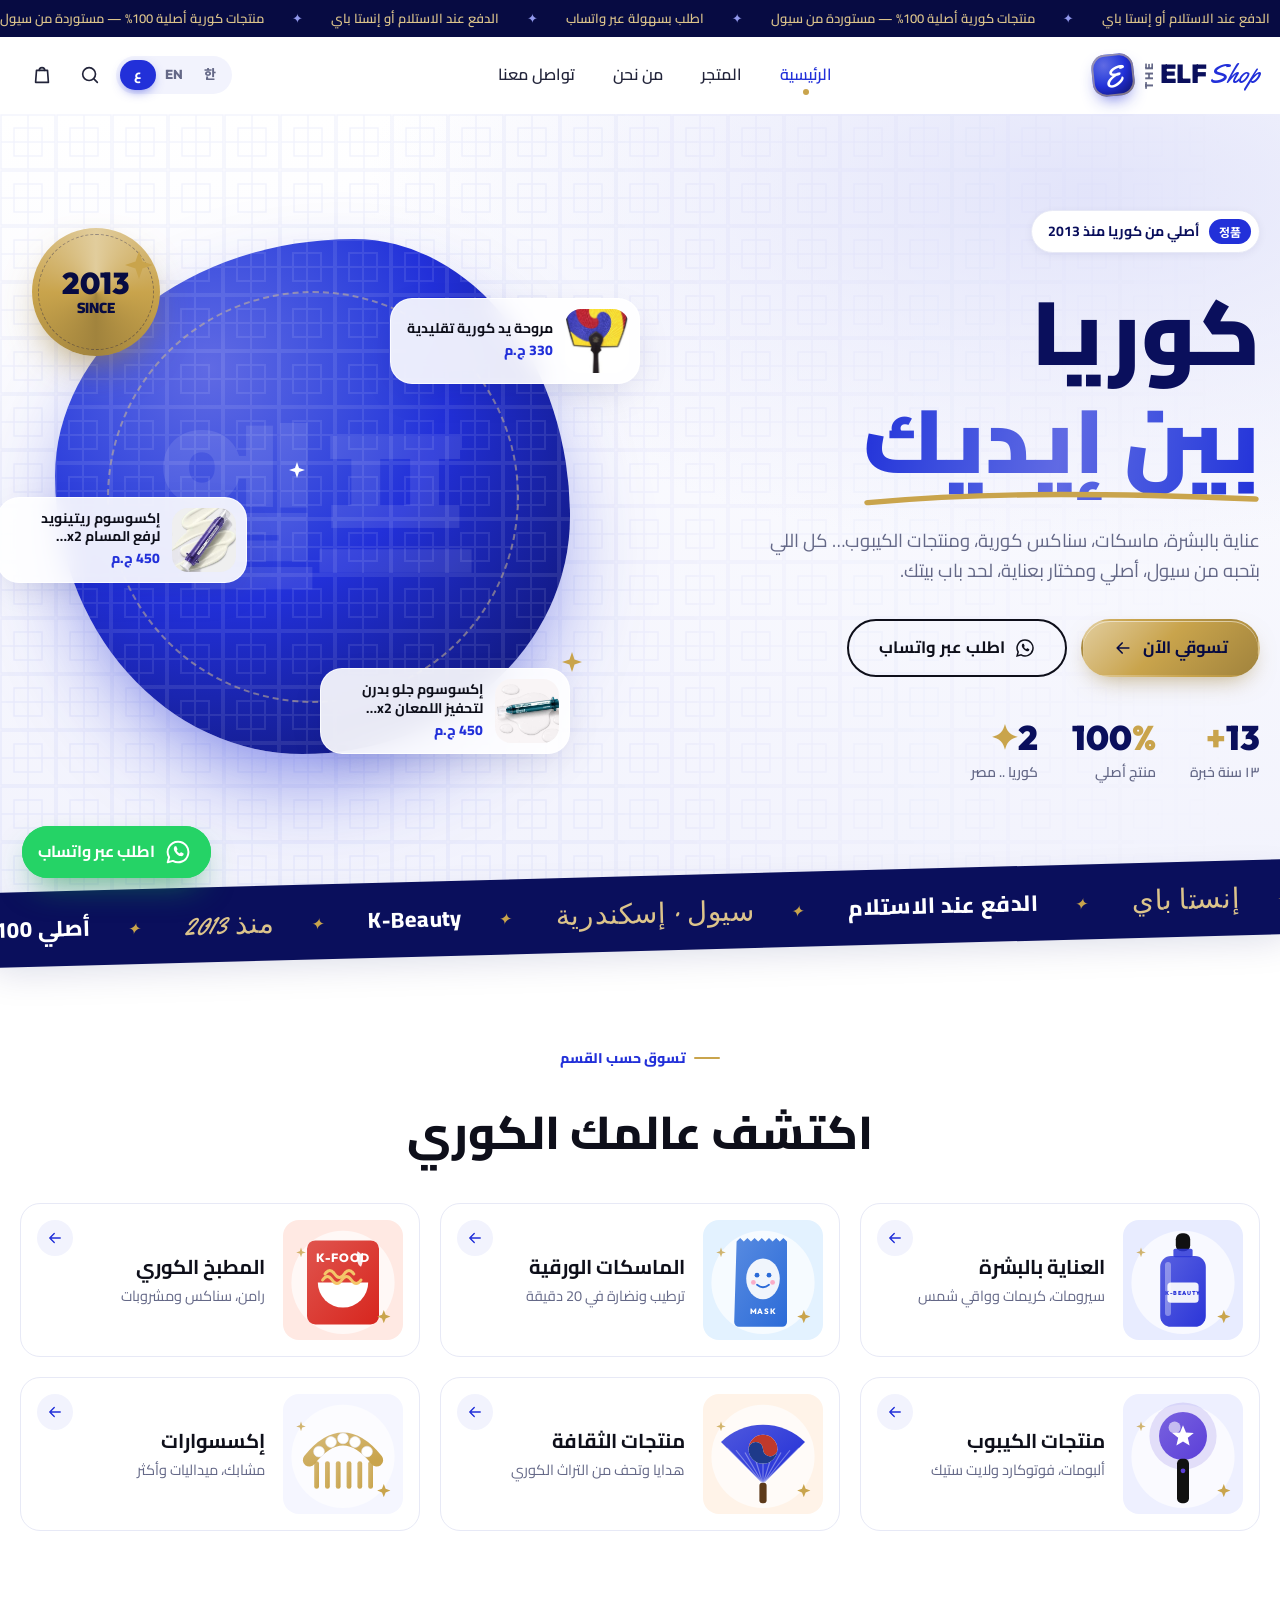
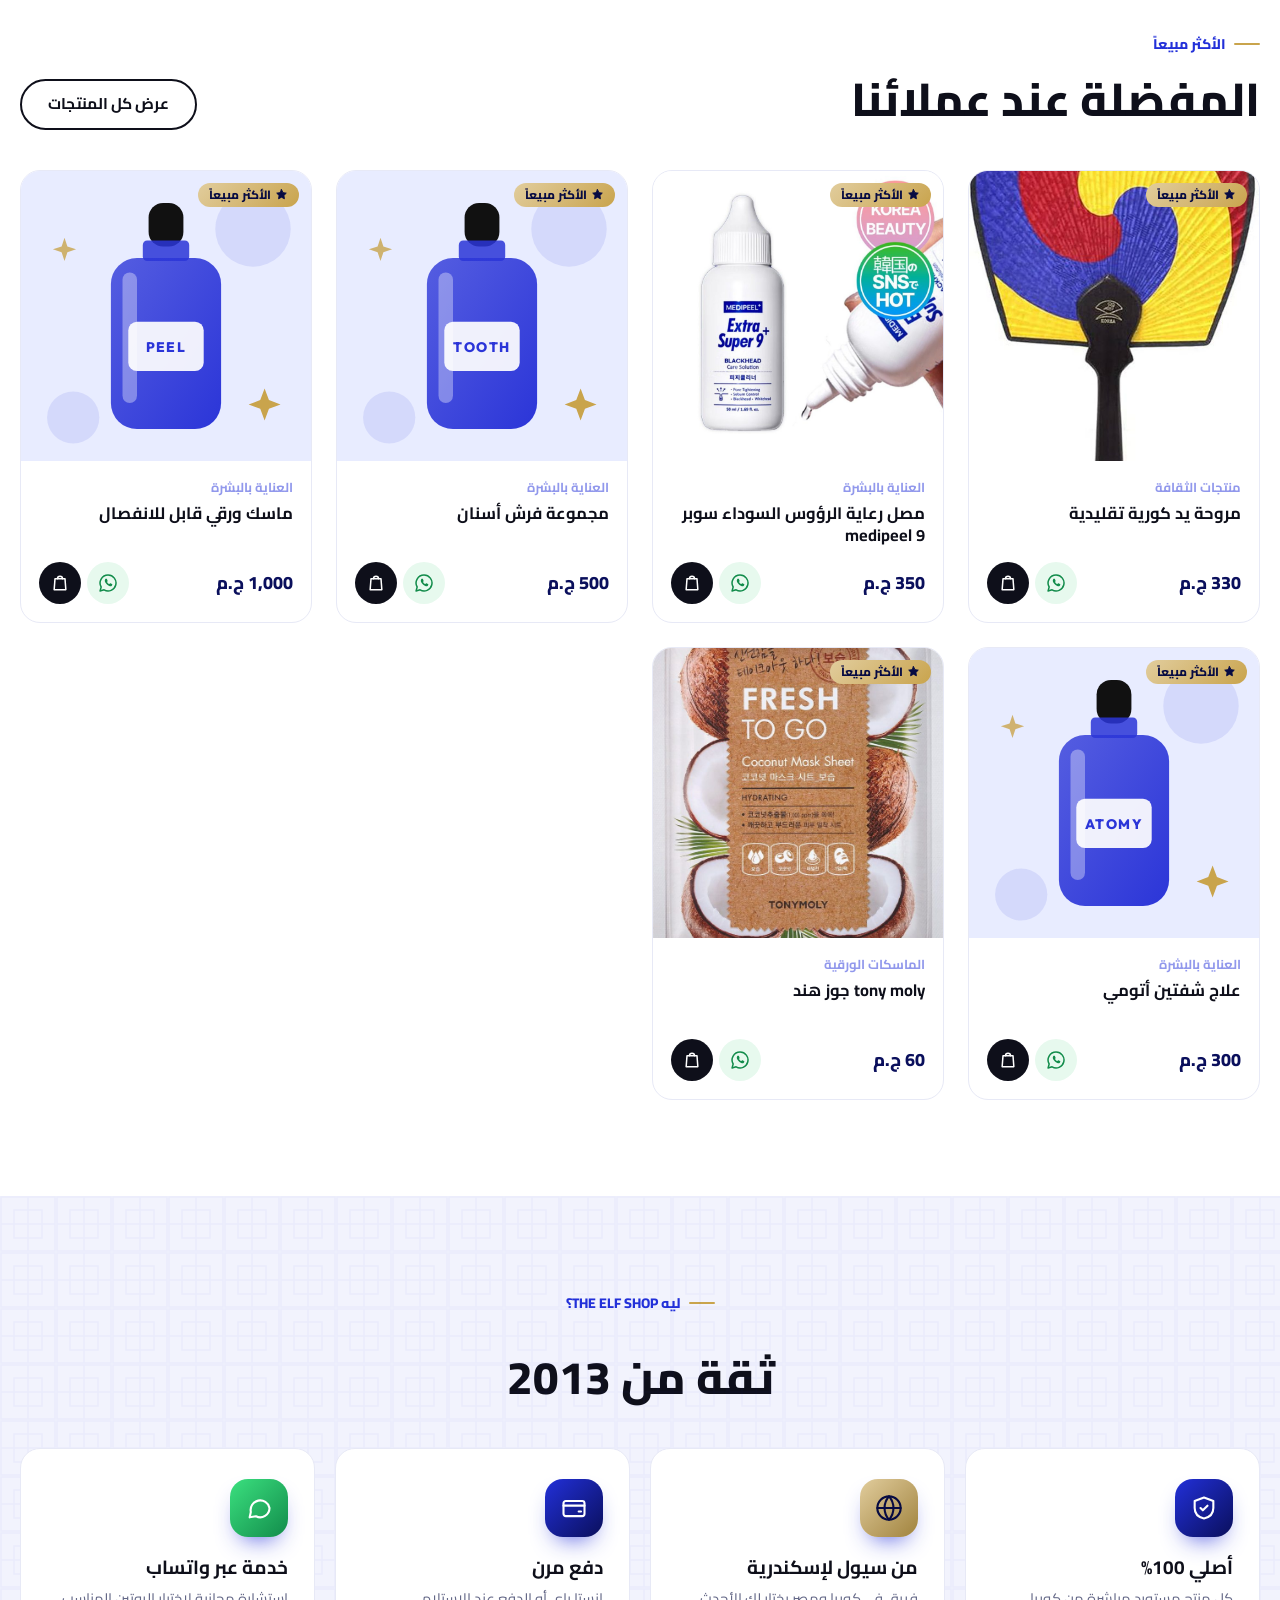
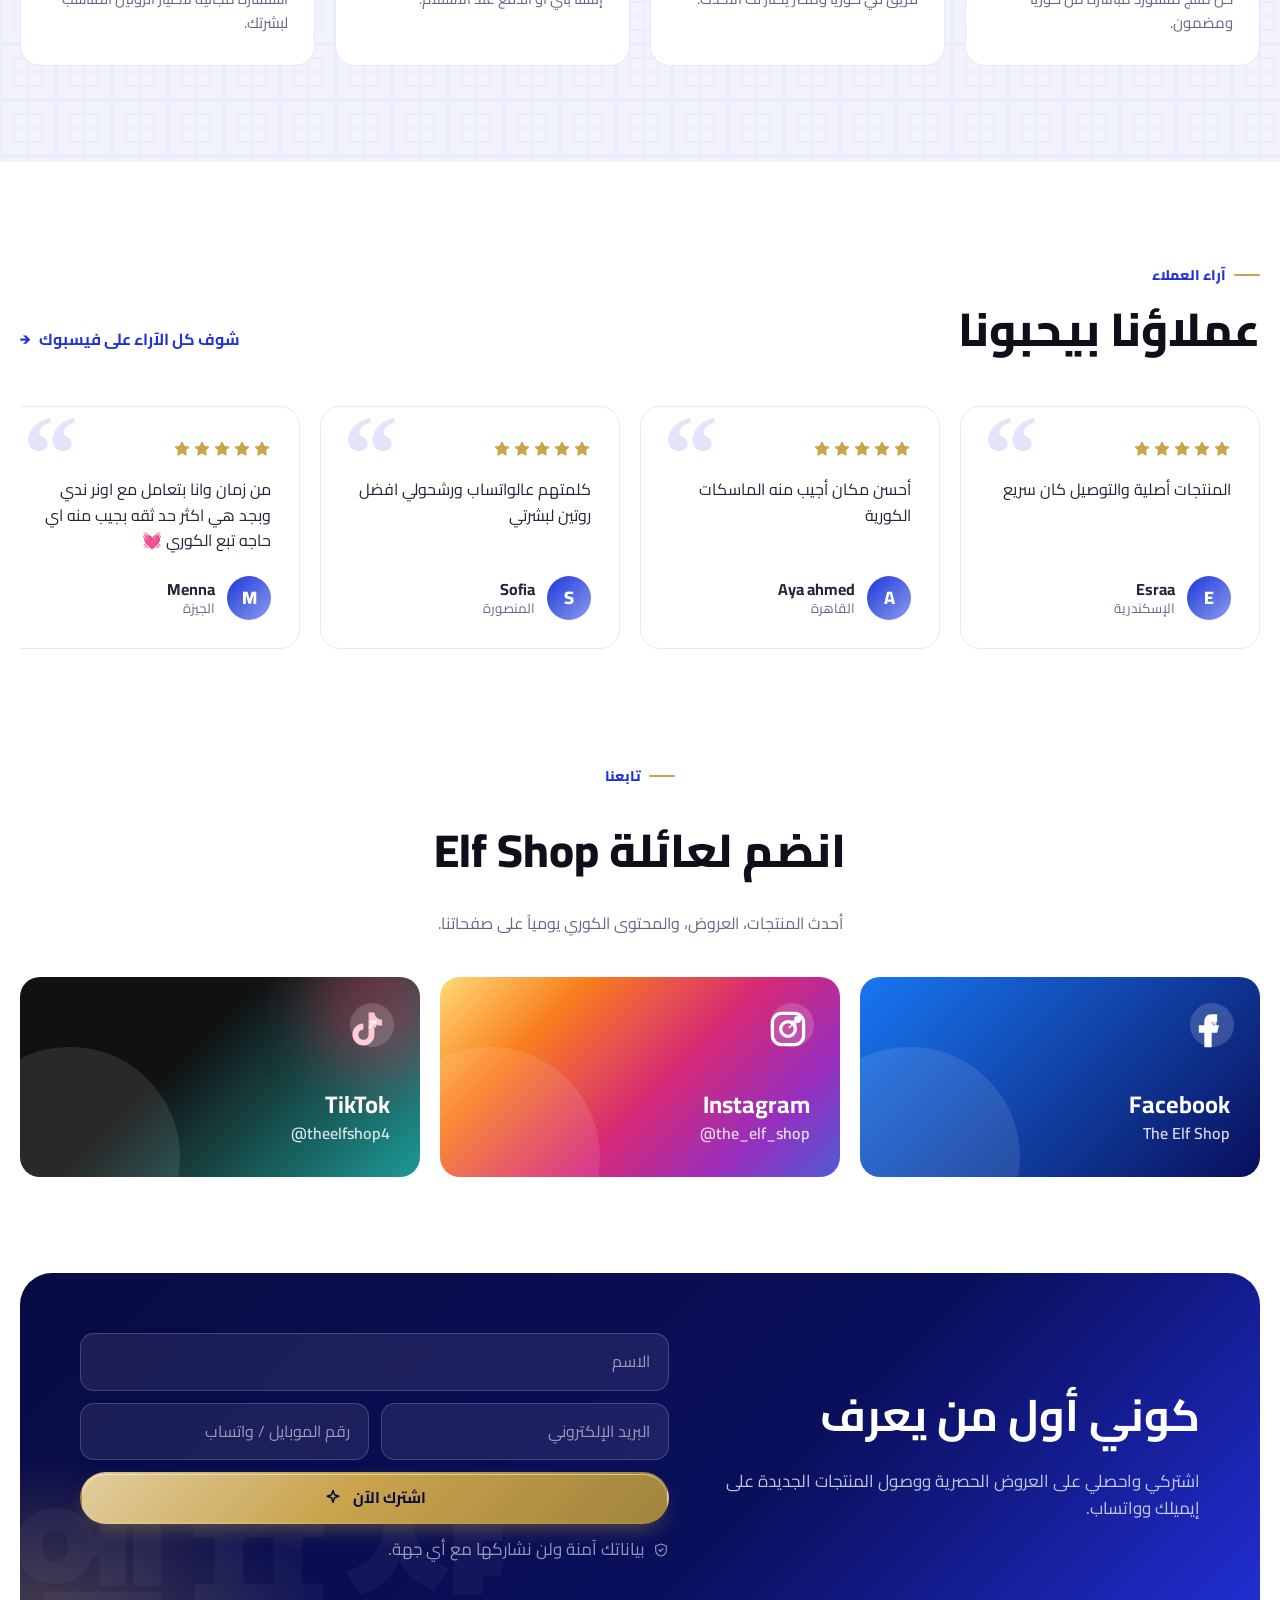
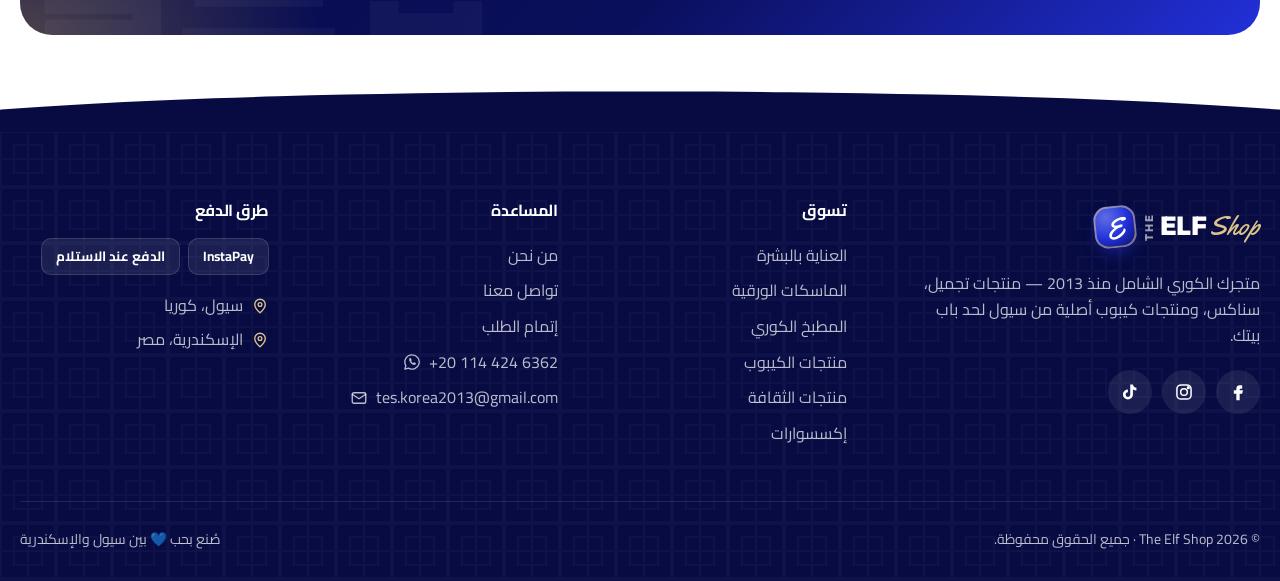
<file: index.html>
<!doctype html>
<html lang="ar" dir="rtl">
<head>
  <meta charset="utf-8">
  <meta name="viewport" content="width=device-width, initial-scale=1">
  <title>The Elf Shop — متجرك الكوري الشامل</title>
  <meta name="description" content="The Elf Shop — Authentic Korean skincare, sheet masks, Korean snacks and K-pop products in Egypt since 2013. Cash on delivery & InstaPay. Order via WhatsApp.">
  <meta name="theme-color" content="#0A0F5C">
  <meta property="og:type" content="website">
  <meta property="og:title" content="The Elf Shop — Bringing Korea to your hands">
  <meta property="og:description" content="Authentic K-Beauty, K-Food & K-Pop since 2013 · Seoul & Alexandria">
  <link rel="icon" href="assets/img/favicon.svg" type="image/svg+xml">
  <link rel="preconnect" href="https://fonts.googleapis.com">
  <link rel="preconnect" href="https://fonts.gstatic.com" crossorigin>
  <link href="https://fonts.googleapis.com/css2?family=Cairo:wght@400;600;700;800;900&family=Noto+Sans+KR:wght@400;500;700;900&family=Outfit:wght@400;500;600;700;800;900&family=Yellowtail&display=swap" rel="stylesheet">
  <link rel="stylesheet" href="assets/css/style.css">
  <script>try{var l=JSON.parse(localStorage.getItem("elf_lang"));if(l&&l!=="ar"){document.documentElement.lang=l;document.documentElement.dir="ltr";document.documentElement.dataset.lang=l}}catch(e){}</script>
</head>
<body data-page="home">
  <div id="site-header"></div>

  <main>
    <!-- ============ HERO ============ -->
    <section class="hero">
      <div class="container hero-inner">
        <div class="hero-copy">
          <div class="hero-eyebrow"><i>정품</i><span data-i18n="hero.eyebrow"></span></div>
          <h1><span class="l1" data-i18n="hero.title1"></span><span class="l2" data-i18n="hero.title2"></span></h1>
          <p class="hero-text" data-i18n="hero.text"></p>
          <div class="hero-ctas">
            <a class="btn btn-gold lg" href="shop.html"><span data-i18n="hero.cta"></span><svg class="ic flip" viewBox="0 0 24 24" fill="none" stroke="currentColor" stroke-width="2" stroke-linecap="round" stroke-linejoin="round"><path d="M5 12h14M13 6l6 6-6 6"/></svg></a>
            <a class="btn btn-outline lg" data-link="wa-orders" href="https://wa.me/201144246362" target="_blank" rel="noopener"><svg class="ic" viewBox="0 0 24 24" fill="none" stroke="currentColor" stroke-width="1.8"><path d="M12 2.5a9.5 9.5 0 0 0-8.2 14.3L2.5 21.5l4.8-1.3A9.5 9.5 0 1 0 12 2.5z"/><path d="M8.6 7.4c.3-.6.6-.6.9-.6h.6c.2 0 .4 0 .6.5l.8 1.9c.1.2.1.4 0 .6l-.5.7c-.1.2-.2.3 0 .6.5.9 1.2 1.6 2.1 2.1.3.2.4.1.6 0l.7-.8c.2-.2.4-.2.6-.1l1.8.9c.3.1.4.2.4.4 0 .5-.1 1.2-.6 1.6-.5.5-1.4.8-2.2.6-1.2-.3-2.6-1-3.9-2.3-1.3-1.3-2-2.6-2.3-3.7-.2-.8 0-1.6.4-2.4z" fill="currentColor" stroke="none"/></svg><span data-i18n="hero.cta2"></span></a>
          </div>
          <div class="hero-stats">
            <div><b><span data-years>13</span><em>+</em></b><span data-i18n="hero.stat1"></span></div>
            <div><b>100<em>%</em></b><span data-i18n="hero.stat2"></span></div>
            <div><b>2<em>✦</em></b><span data-i18n="hero.stat3"></span></div>
          </div>
        </div>
        <div class="hero-visual" aria-hidden="true">
          <div class="blob"><div class="hangul">엘프</div></div>
          <div class="hero-badge"><div><span>2013</span>SINCE</div></div>
          <div id="hero-cards"></div>
          <svg class="spark s1" viewBox="0 0 24 24"><path d="M12 0l3 9 9 3-9 3-3 9-3-9-9-3 9-3z" fill="currentColor"/></svg>
          <svg class="spark s2" viewBox="0 0 24 24"><path d="M12 0l3 9 9 3-9 3-3 9-3-9-9-3 9-3z" fill="currentColor"/></svg>
          <svg class="spark s3" viewBox="0 0 24 24"><path d="M12 0l3 9 9 3-9 3-3 9-3-9-9-3 9-3z" fill="currentColor"/></svg>
        </div>
      </div>
    </section>

    <!-- ============ MARQUEE BAND ============ -->
    <div class="band" aria-hidden="true">
      <div class="band-track">
        <span data-i18n="marquee.1"></span><i>✦</i><span data-i18n="marquee.2"></span><i>✦</i><span data-i18n="marquee.6"></span><i>✦</i><span data-i18n="marquee.3"></span><i>✦</i>
        <span data-i18n="marquee.4"></span><i>✦</i><span data-i18n="marquee.5"></span><i>✦</i><span data-i18n="marquee.7"></span><i>✦</i><span data-i18n="marquee.8"></span><i>✦</i>
        <span data-i18n="marquee.1"></span><i>✦</i><span data-i18n="marquee.2"></span><i>✦</i><span data-i18n="marquee.6"></span><i>✦</i><span data-i18n="marquee.3"></span><i>✦</i>
        <span data-i18n="marquee.4"></span><i>✦</i><span data-i18n="marquee.5"></span><i>✦</i><span data-i18n="marquee.7"></span><i>✦</i><span data-i18n="marquee.8"></span><i>✦</i>
      </div>
    </div>

    <!-- ============ CATEGORIES ============ -->
    <section class="section">
      <div class="container">
        <div class="sec-head center">
          <span class="eyebrow" data-i18n="cats.eyebrow"></span>
          <h2 data-i18n="cats.title"></h2>
        </div>
        <div class="cats" id="cats"></div>
      </div>
    </section>

    <!-- ============ BEST SELLERS ============ -->
    <section class="section" style="padding-top:0">
      <div class="container">
        <div class="sec-head">
          <div><span class="eyebrow" data-i18n="best.eyebrow"></span><h2 data-i18n="best.title"></h2></div>
          <a class="btn btn-outline" href="shop.html"><span data-i18n="best.all"></span></a>
        </div>
        <div class="grid" id="best"></div>
      </div>
    </section>

    <!-- ============ SPECIAL OFFERS ============ -->
    <section class="section" style="padding-top:0">
      <div class="container">
        <div class="offer reveal">
          <div>
            <span class="eyebrow" data-i18n="offer.eyebrow"></span>
            <h2 data-i18n="offer.title"></h2>
            <p data-i18n="offer.text"></p>
            <a class="btn btn-gold lg" href="shop.html?sale=1"><span data-i18n="offer.cta"></span></a>
          </div>
          <div class="offer-deco" aria-hidden="true"><div class="ring"></div><div class="pct"><div>%<small>SALE</small></div></div></div>
        </div>
        <div class="grid" id="offers"></div>
      </div>
    </section>

    <!-- ============ WHY US ============ -->
    <section class="section why">
      <div class="container">
        <div class="sec-head center">
          <span class="eyebrow" data-i18n="why.eyebrow"></span>
          <h2 data-i18n="why.title"></h2>
        </div>
        <div class="why-grid">
          <div class="why-item reveal"><div class="why-ic"><svg class="ic" viewBox="0 0 24 24" fill="none" stroke="currentColor" stroke-width="1.8" stroke-linecap="round" stroke-linejoin="round"><path d="M12 3 4 6v6c0 5 3.5 8 8 9 4.5-1 8-4 8-9V6l-8-3z"/><path d="m9 12 2 2 4-4"/></svg></div><h3 data-i18n="why.1.t"></h3><p data-i18n="why.1.d"></p></div>
          <div class="why-item reveal" style="--d:80ms"><div class="why-ic"><svg class="ic" viewBox="0 0 24 24" fill="none" stroke="currentColor" stroke-width="1.8" stroke-linecap="round" stroke-linejoin="round"><path d="M2 12h20M12 2a15 15 0 0 1 0 20M12 2a15 15 0 0 0 0 20"/><circle cx="12" cy="12" r="10"/></svg></div><h3 data-i18n="why.2.t"></h3><p data-i18n="why.2.d"></p></div>
          <div class="why-item reveal" style="--d:160ms"><div class="why-ic"><svg class="ic" viewBox="0 0 24 24" fill="none" stroke="currentColor" stroke-width="1.8" stroke-linecap="round" stroke-linejoin="round"><rect x="3" y="6" width="18" height="13" rx="2"/><path d="M3 10h18M16 15h2"/></svg></div><h3 data-i18n="why.3.t"></h3><p data-i18n="why.3.d"></p></div>
          <div class="why-item reveal" style="--d:240ms"><div class="why-ic"><svg class="ic" viewBox="0 0 24 24" fill="none" stroke="currentColor" stroke-width="1.8" stroke-linecap="round" stroke-linejoin="round"><path d="M21 12a8 8 0 0 1-11.6 7.1L4 20l1-4.6A8 8 0 1 1 21 12z"/></svg></div><h3 data-i18n="why.4.t"></h3><p data-i18n="why.4.d"></p></div>
        </div>
      </div>
    </section>

    <!-- ============ REVIEWS ============ -->
    <section class="section">
      <div class="container">
        <div class="sec-head">
          <div><span class="eyebrow" data-i18n="reviews.eyebrow"></span><h2 data-i18n="reviews.title"></h2></div>
          <a class="link-btn" data-link="facebook" href="https://www.facebook.com/share/1AG4K3YahV/" target="_blank" rel="noopener"><span data-i18n="reviews.more"></span> →</a>
        </div>
        <div class="reviews" id="reviews"></div>
      </div>
    </section>

    <!-- ============ SOCIAL ============ -->
    <section class="section" style="padding-top:0">
      <div class="container">
        <div class="sec-head center">
          <span class="eyebrow" data-i18n="social.eyebrow"></span>
          <h2 data-i18n="social.title"></h2>
          <p style="color:var(--muted);margin:10px 0 0" data-i18n="social.text"></p>
        </div>
        <div class="social-grid">
          <a class="soc-card soc-fb reveal" data-link="facebook" href="https://www.facebook.com/share/1AG4K3YahV/" target="_blank" rel="noopener">
            <svg class="ic" viewBox="0 0 24 24"><path d="M14 8h3V4h-3c-2.8 0-4 1.8-4 4.3V10H7v4h3v8h4v-8h3l1-4h-4V8.6c0-.4.3-.6.6-.6z" fill="currentColor"/></svg>
            <div><h3>Facebook</h3><span>The Elf Shop</span></div><span class="arrow">↗</span>
          </a>
          <a class="soc-card soc-ig reveal" style="--d:80ms" data-link="instagram" href="https://www.instagram.com/the_elf_shop" target="_blank" rel="noopener">
            <svg class="ic" viewBox="0 0 24 24" fill="none" stroke="currentColor" stroke-width="1.8"><rect x="3.5" y="3.5" width="17" height="17" rx="5"/><circle cx="12" cy="12" r="4"/><circle cx="17.2" cy="6.8" r="1" fill="currentColor"/></svg>
            <div><h3>Instagram</h3><span>@the_elf_shop</span></div><span class="arrow">↗</span>
          </a>
          <a class="soc-card soc-tt reveal" style="--d:160ms" data-link="tiktok" href="https://www.tiktok.com/@theelfshop4" target="_blank" rel="noopener">
            <svg class="ic" viewBox="0 0 24 24"><path d="M15.5 3c.3 2.2 1.8 3.8 4.2 4v3.2c-1.5 0-2.9-.4-4.2-1.2v6a6 6 0 1 1-6-6v3.3a2.8 2.8 0 1 0 2.8 2.7V3z" fill="currentColor"/></svg>
            <div><h3>TikTok</h3><span>@theelfshop4</span></div><span class="arrow">↗</span>
          </a>
        </div>
      </div>
    </section>

    <!-- ============ NEWSLETTER / LEADS ============ -->
    <section class="section" style="padding:0">
      <div class="container">
        <div class="news reveal">
          <div><h2 data-i18n="news.title"></h2><p data-i18n="news.text"></p></div>
          <div data-lead-slot="homepage"></div>
        </div>
      </div>
    </section>
  </main>

  <div id="site-footer"></div>

  <script src="assets/js/data.js"></script>
  <script src="assets/js/geo.js"></script>
  <script src="assets/js/i18n.js"></script>
  <script src="assets/js/art.js"></script>
  <script src="assets/js/app.js"></script>
  <script src="assets/js/pages.js"></script>
</body>
</html>
</file>
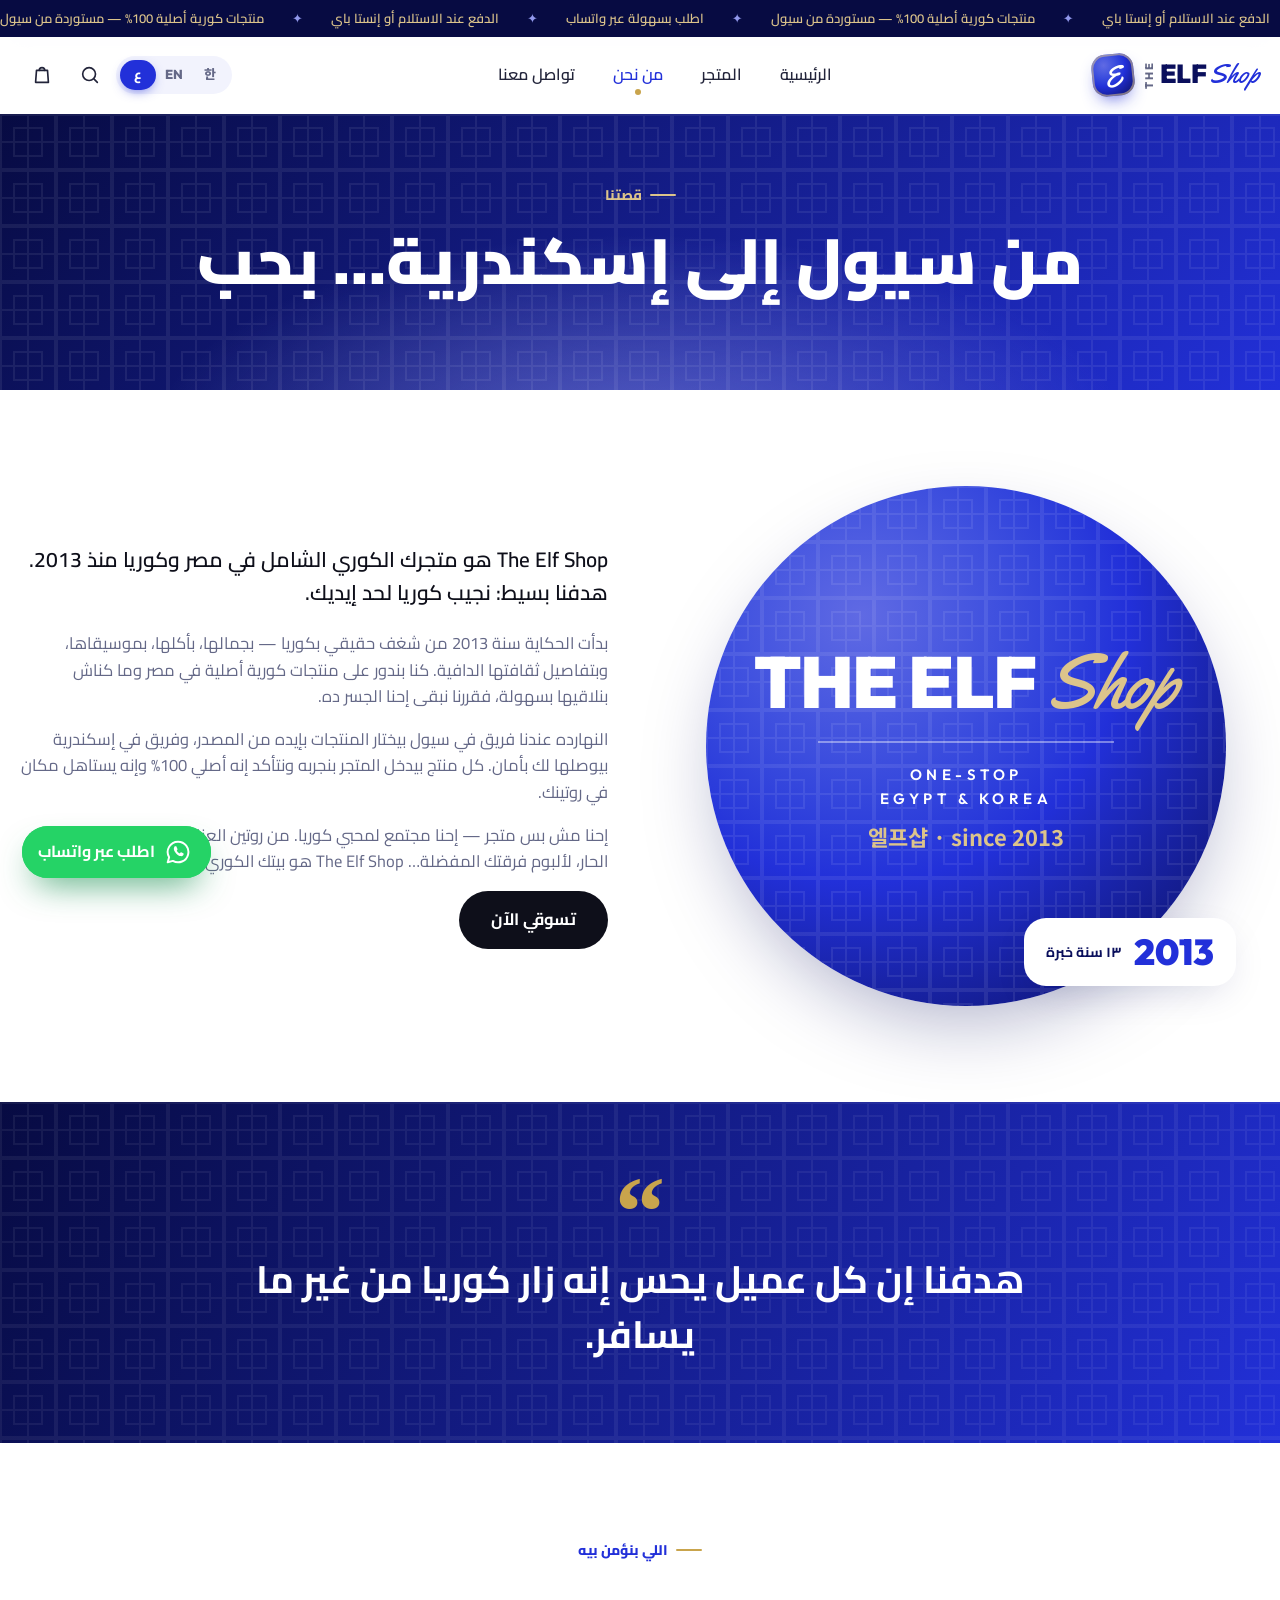
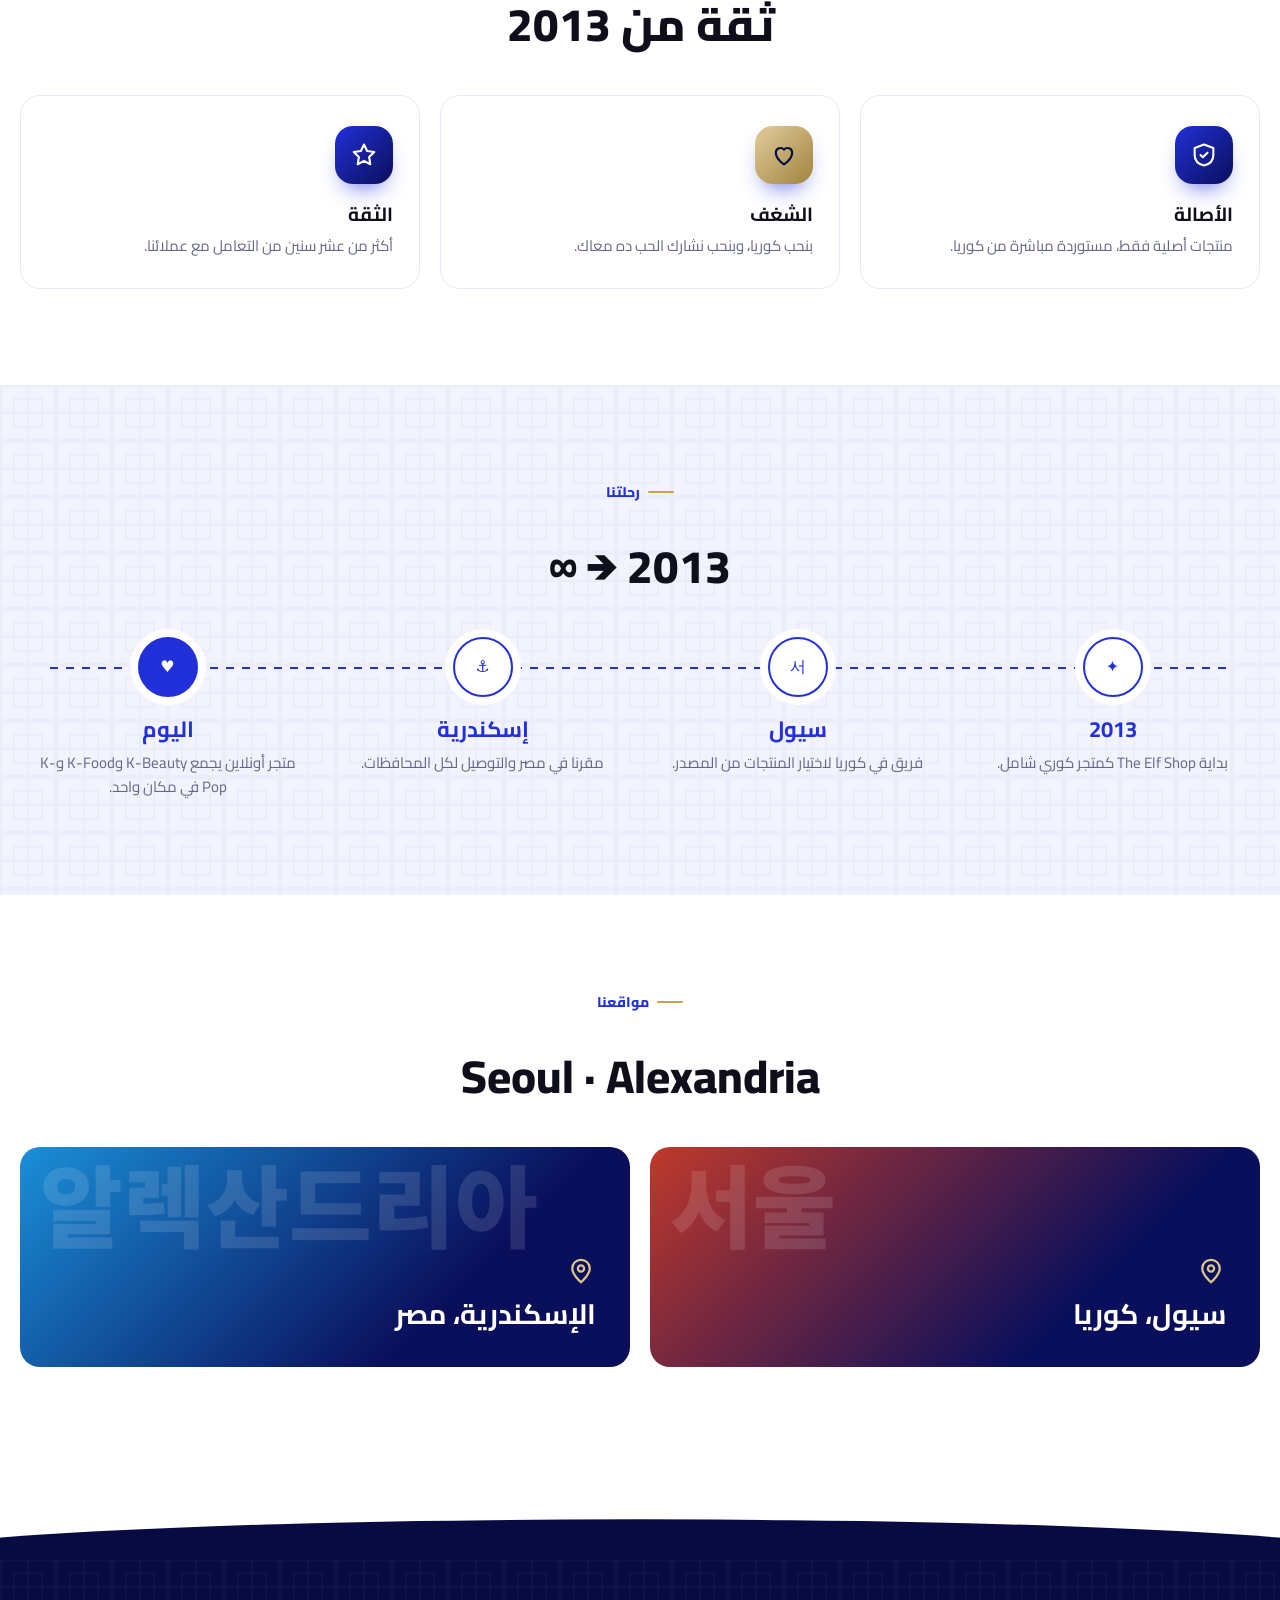
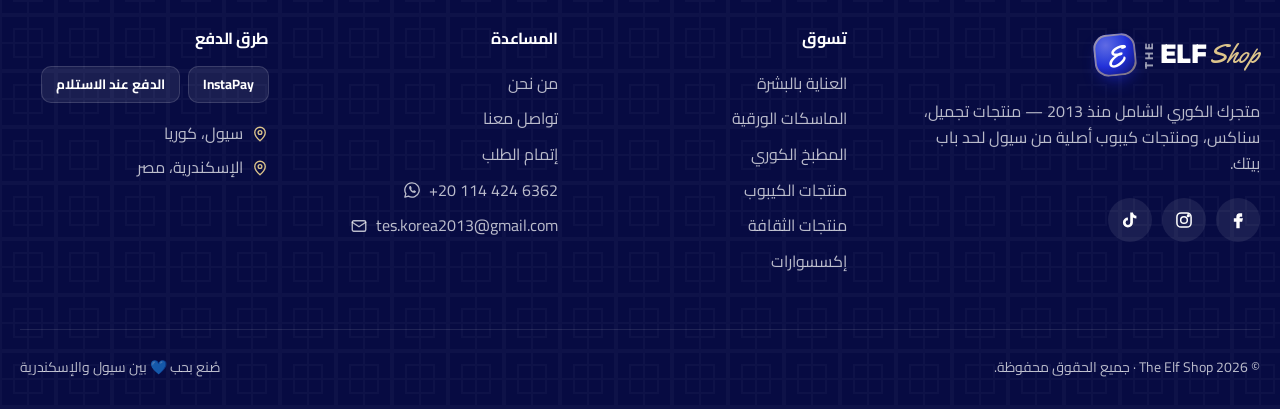
<file: about.html>
<!doctype html>
<html lang="ar" dir="rtl">
<head>
  <meta charset="utf-8">
  <meta name="viewport" content="width=device-width, initial-scale=1">
  <title>About Us | The Elf Shop</title>
  <meta name="description" content="The Elf Shop — the one-stop Korean store in Egypt & Korea since 2013.">
  <meta name="theme-color" content="#0A0F5C">
  <meta property="og:type" content="website">
  <meta property="og:title" content="About Us | The Elf Shop">
  <meta property="og:description" content="The Elf Shop — the one-stop Korean store in Egypt & Korea since 2013.">
  <link rel="icon" href="assets/img/favicon.svg" type="image/svg+xml">
  <link rel="preconnect" href="https://fonts.googleapis.com">
  <link rel="preconnect" href="https://fonts.gstatic.com" crossorigin>
  <link href="https://fonts.googleapis.com/css2?family=Cairo:wght@400;600;700;800;900&family=Noto+Sans+KR:wght@400;500;700;900&family=Outfit:wght@400;500;600;700;800;900&family=Yellowtail&display=swap" rel="stylesheet">
  <link rel="stylesheet" href="assets/css/style.css">
  <script>try{var l=JSON.parse(localStorage.getItem("elf_lang"));if(l&&l!=="ar"){document.documentElement.lang=l;document.documentElement.dir="ltr";document.documentElement.dataset.lang=l}}catch(e){}</script>
</head>
<body data-page="about" data-title="nav.about">
  <div id="site-header"></div>

  <main>
    <section class="page-hero">
      <div class="container">
        <span class="eyebrow" data-i18n="about.eyebrow"></span>
        <h1 data-i18n="about.title"></h1>
      </div>
    </section>

    <section class="section">
      <div class="container story">
        <div class="story-visual reveal">
          <div class="story-circle">
            <div>
              <div class="big">THE ELF <em>Shop</em></div>
              <div class="line"></div>
              <div class="small">ONE-STOP<br>EGYPT &amp; KOREA</div>
              <div class="kr">엘프샵 · since 2013</div>
            </div>
          </div>
          <div class="story-badge"><b>2013</b><span data-i18n="hero.stat1"></span></div>
        </div>
        <div class="story-text reveal">
          <p class="lead" data-i18n="about.lead"></p>
          <p data-i18n="about.p1"></p>
          <p data-i18n="about.p2"></p>
          <p data-i18n="about.p3"></p>
          <a class="btn btn-dark lg" href="shop.html"><span data-i18n="hero.cta"></span></a>
        </div>
      </div>
    </section>

    <section class="quote-band">
      <div class="container"><blockquote data-i18n="about.quote"></blockquote></div>
    </section>

    <section class="section">
      <div class="container">
        <div class="sec-head center"><span class="eyebrow" data-i18n="about.values"></span><h2 data-i18n="why.title"></h2></div>
        <div class="values">
          <div class="why-item reveal"><div class="why-ic"><svg class="ic" viewBox="0 0 24 24" fill="none" stroke="currentColor" stroke-width="1.8" stroke-linecap="round" stroke-linejoin="round"><path d="M12 3 4 6v6c0 5 3.5 8 8 9 4.5-1 8-4 8-9V6l-8-3z"/><path d="m9 12 2 2 4-4"/></svg></div><h3 data-i18n="about.v1.t"></h3><p data-i18n="about.v1.d"></p></div>
          <div class="why-item reveal" style="--d:80ms"><div class="why-ic"><svg class="ic" viewBox="0 0 24 24" fill="none" stroke="currentColor" stroke-width="1.8" stroke-linecap="round" stroke-linejoin="round"><path d="M12 20s-7-4.4-7-10a4 4 0 0 1 7-2.6A4 4 0 0 1 19 10c0 5.6-7 10-7 10z"/></svg></div><h3 data-i18n="about.v2.t"></h3><p data-i18n="about.v2.d"></p></div>
          <div class="why-item reveal" style="--d:160ms"><div class="why-ic"><svg class="ic" viewBox="0 0 24 24" fill="none" stroke="currentColor" stroke-width="1.8" stroke-linecap="round" stroke-linejoin="round"><path d="m12 3 2.7 5.6 6.1.9-4.4 4.3 1 6.1L12 17l-5.4 2.9 1-6.1-4.4-4.3 6.1-.9z"/></svg></div><h3 data-i18n="about.v3.t"></h3><p data-i18n="about.v3.d"></p></div>
        </div>
      </div>
    </section>

    <section class="section why">
      <div class="container">
        <div class="sec-head center"><span class="eyebrow" data-i18n="about.timeline"></span><h2>2013 → ∞</h2></div>
        <div class="timeline">
          <div class="tl-item reveal"><div class="tl-dot">✦</div><h3 data-i18n="about.t1.y"></h3><p data-i18n="about.t1.d"></p></div>
          <div class="tl-item reveal" style="--d:80ms"><div class="tl-dot">서</div><h3 data-i18n="about.t2.y"></h3><p data-i18n="about.t2.d"></p></div>
          <div class="tl-item reveal" style="--d:160ms"><div class="tl-dot">⚓</div><h3 data-i18n="about.t3.y"></h3><p data-i18n="about.t3.d"></p></div>
          <div class="tl-item reveal" style="--d:240ms"><div class="tl-dot">♥</div><h3 data-i18n="about.t4.y"></h3><p data-i18n="about.t4.d"></p></div>
        </div>
      </div>
    </section>

    <section class="section">
      <div class="container">
        <div class="sec-head center"><span class="eyebrow" data-i18n="about.locations"></span><h2>Seoul · Alexandria</h2></div>
        <div class="locs">
          <div class="loc loc-seoul reveal"><span class="kr">서울</span><svg class="ic" viewBox="0 0 24 24" fill="none" stroke="currentColor" stroke-width="1.8"><path d="M12 21s-7-6-7-11a7 7 0 0 1 14 0c0 5-7 11-7 11z"/><circle cx="12" cy="10" r="2.5"/></svg><h3 data-i18n="loc.seoul"></h3></div>
          <div class="loc loc-alex reveal" style="--d:80ms"><span class="kr">알렉산드리아</span><svg class="ic" viewBox="0 0 24 24" fill="none" stroke="currentColor" stroke-width="1.8"><path d="M12 21s-7-6-7-11a7 7 0 0 1 14 0c0 5-7 11-7 11z"/><circle cx="12" cy="10" r="2.5"/></svg><h3 data-i18n="loc.alex"></h3></div>
        </div>
      </div>
    </section>
  </main>

  <div id="site-footer"></div>

  <script src="assets/js/data.js"></script>
  <script src="assets/js/geo.js"></script>
  <script src="assets/js/i18n.js"></script>
  <script src="assets/js/art.js"></script>
  <script src="assets/js/app.js"></script>
  <script src="assets/js/pages.js"></script>
</body>
</html>
</file>
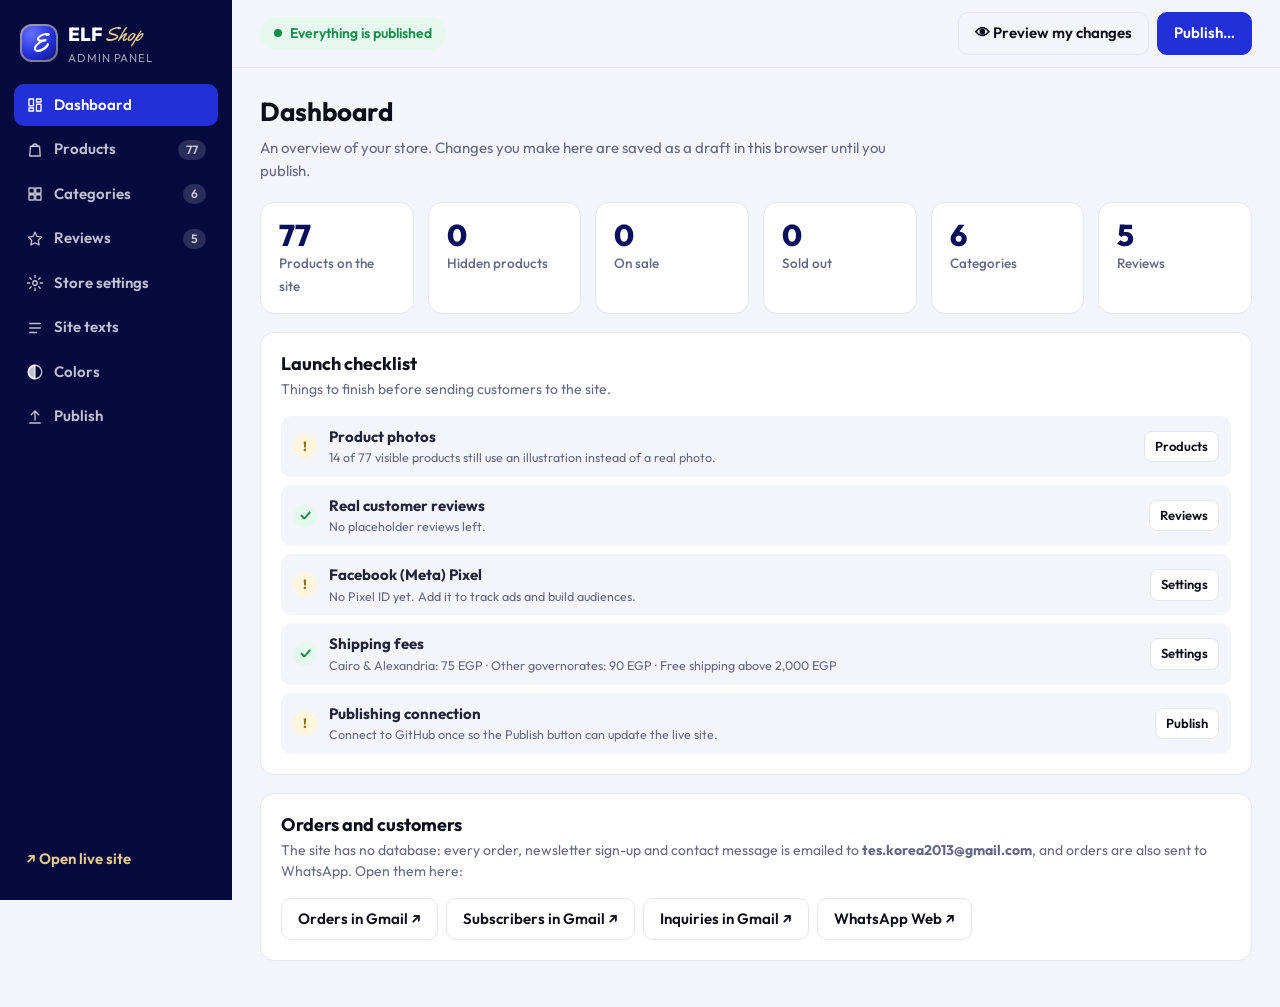
<file: admin.html>
<!doctype html>
<html lang="en" dir="ltr">
<head>
  <meta charset="utf-8">
  <meta name="viewport" content="width=device-width, initial-scale=1">
  <meta name="robots" content="noindex, nofollow">
  <title>Admin | The Elf Shop</title>
  <link rel="icon" href="assets/img/favicon.svg" type="image/svg+xml">
  <link rel="preconnect" href="https://fonts.googleapis.com">
  <link rel="preconnect" href="https://fonts.gstatic.com" crossorigin>
  <link href="https://fonts.googleapis.com/css2?family=Cairo:wght@400;600;700&family=Noto+Sans+KR:wght@400;700&family=Outfit:wght@400;500;600;700;800&family=Yellowtail&display=swap" rel="stylesheet">
  <link rel="stylesheet" href="assets/css/admin.css">
</head>
<body>
  <div class="app">
    <aside class="side">
      <a class="brand" href="#dashboard"><span class="mark">E</span><span><b>ELF</b> <i>Shop</i><small>Admin panel</small></span></a>
      <nav id="nav"></nav>
      <a class="side-link" href="index.html" target="_blank" rel="noopener">↗ Open live site</a>
    </aside>
    <div class="main">
      <header class="top">
        <div id="status" class="status"></div>
        <div class="top-actions">
          <button class="btn ghost" type="button" data-act="preview">👁 Preview my changes</button>
          <a class="btn primary" href="#publish">Publish…</a>
        </div>
      </header>
      <main id="view" class="view"></main>
    </div>
  </div>
  <div id="toast" class="toast" role="status"></div>

  <!-- cache-busted so the admin always starts from the newest published data -->
  <script>document.write('<script src="assets/js/data.js?v=' + Date.now() + '"><\/script>');</script>
  <script src="assets/js/i18n.js"></script>
  <script src="assets/js/art.js"></script>
  <script src="assets/js/geo.js"></script>
  <script src="assets/js/sheet.js"></script>
  <script src="assets/js/admin.js"></script>
</body>
</html>
</file>
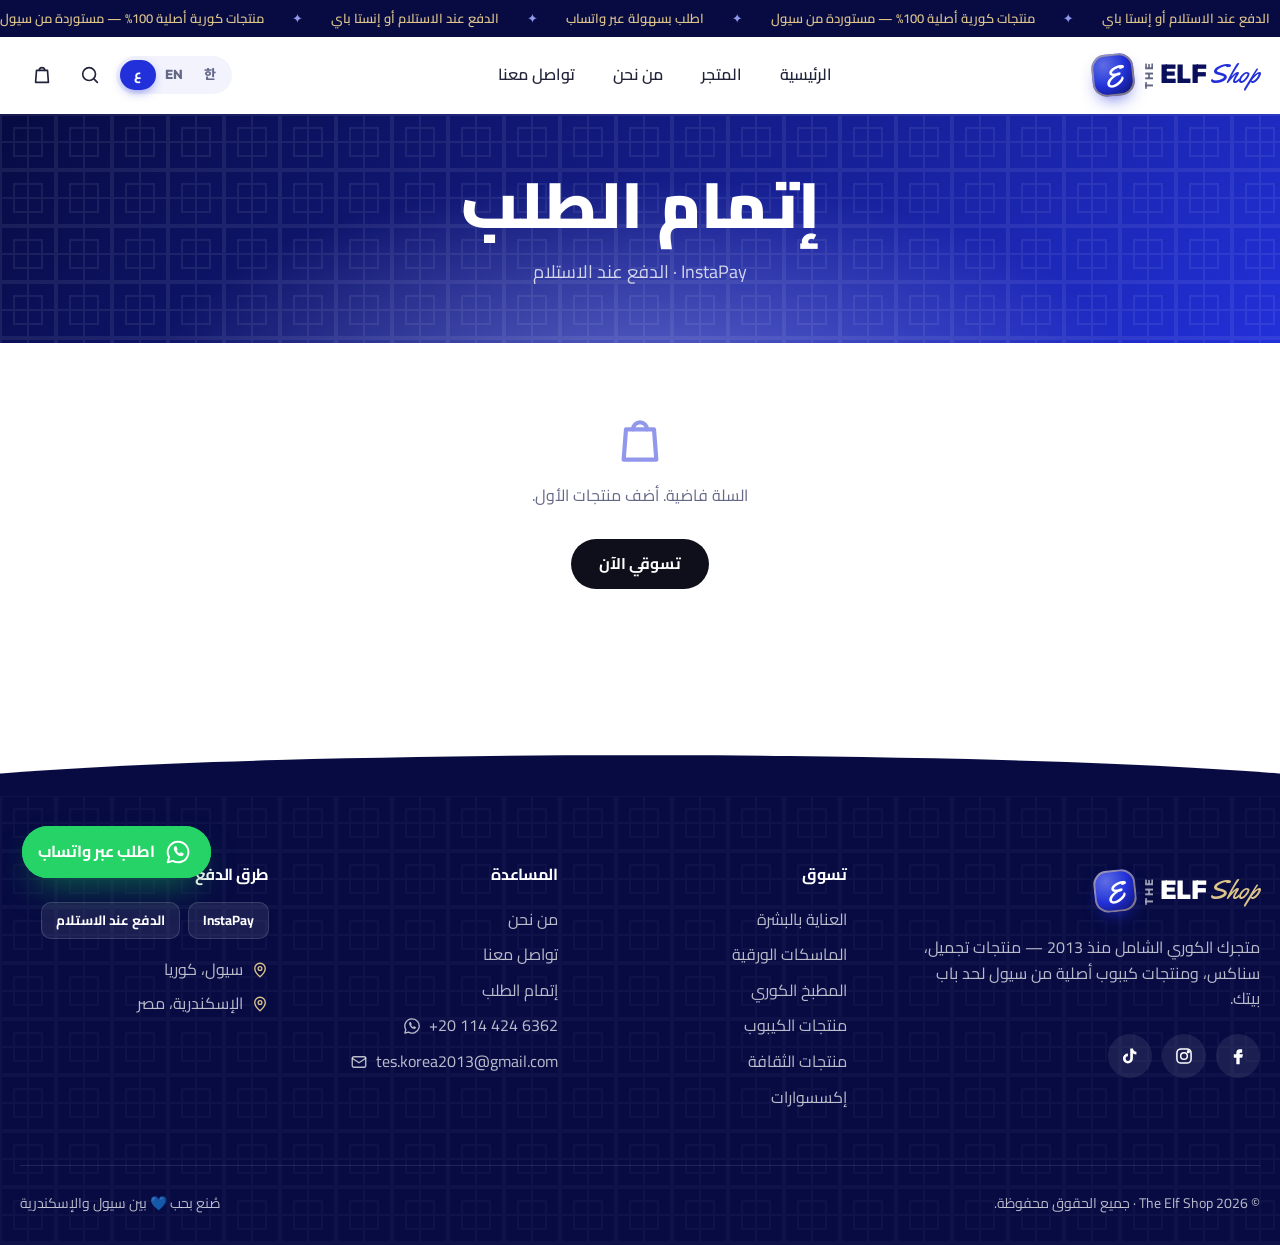
<file: checkout.html>
<!doctype html>
<html lang="ar" dir="rtl">
<head>
  <meta charset="utf-8">
  <meta name="viewport" content="width=device-width, initial-scale=1">
  <title>Checkout | The Elf Shop</title>
  <meta name="description" content="Complete your order — Cash on Delivery or InstaPay.">
  <meta name="theme-color" content="#0A0F5C">
  <meta property="og:type" content="website">
  <meta property="og:title" content="Checkout | The Elf Shop">
  <meta property="og:description" content="Complete your order — Cash on Delivery or InstaPay.">
  <link rel="icon" href="assets/img/favicon.svg" type="image/svg+xml">
  <link rel="preconnect" href="https://fonts.googleapis.com">
  <link rel="preconnect" href="https://fonts.gstatic.com" crossorigin>
  <link href="https://fonts.googleapis.com/css2?family=Cairo:wght@400;600;700;800;900&family=Noto+Sans+KR:wght@400;500;700;900&family=Outfit:wght@400;500;600;700;800;900&family=Yellowtail&display=swap" rel="stylesheet">
  <link rel="stylesheet" href="assets/css/style.css">
  <script>try{var l=JSON.parse(localStorage.getItem("elf_lang"));if(l&&l!=="ar"){document.documentElement.lang=l;document.documentElement.dir="ltr";document.documentElement.dataset.lang=l}}catch(e){}</script>
</head>
<body data-page="checkout" data-title="co.title">
  <div id="site-header"></div>

  <main>
    <section class="page-hero" style="padding:48px 0 56px">
      <div class="container">
        <h1 data-i18n="co.title"></h1>
        <p><span>InstaPay</span> · <span data-i18n="co.cod"></span></p>
      </div>
    </section>
    <div class="container" id="checkout" style="padding-bottom:40px"></div>
  </main>

  <div id="site-footer"></div>

  <script src="assets/js/data.js"></script>
  <script src="assets/js/geo.js"></script>
  <script src="assets/js/i18n.js"></script>
  <script src="assets/js/art.js"></script>
  <script src="assets/js/app.js"></script>
  <script src="assets/js/pages.js"></script>
</body>
</html>
</file>
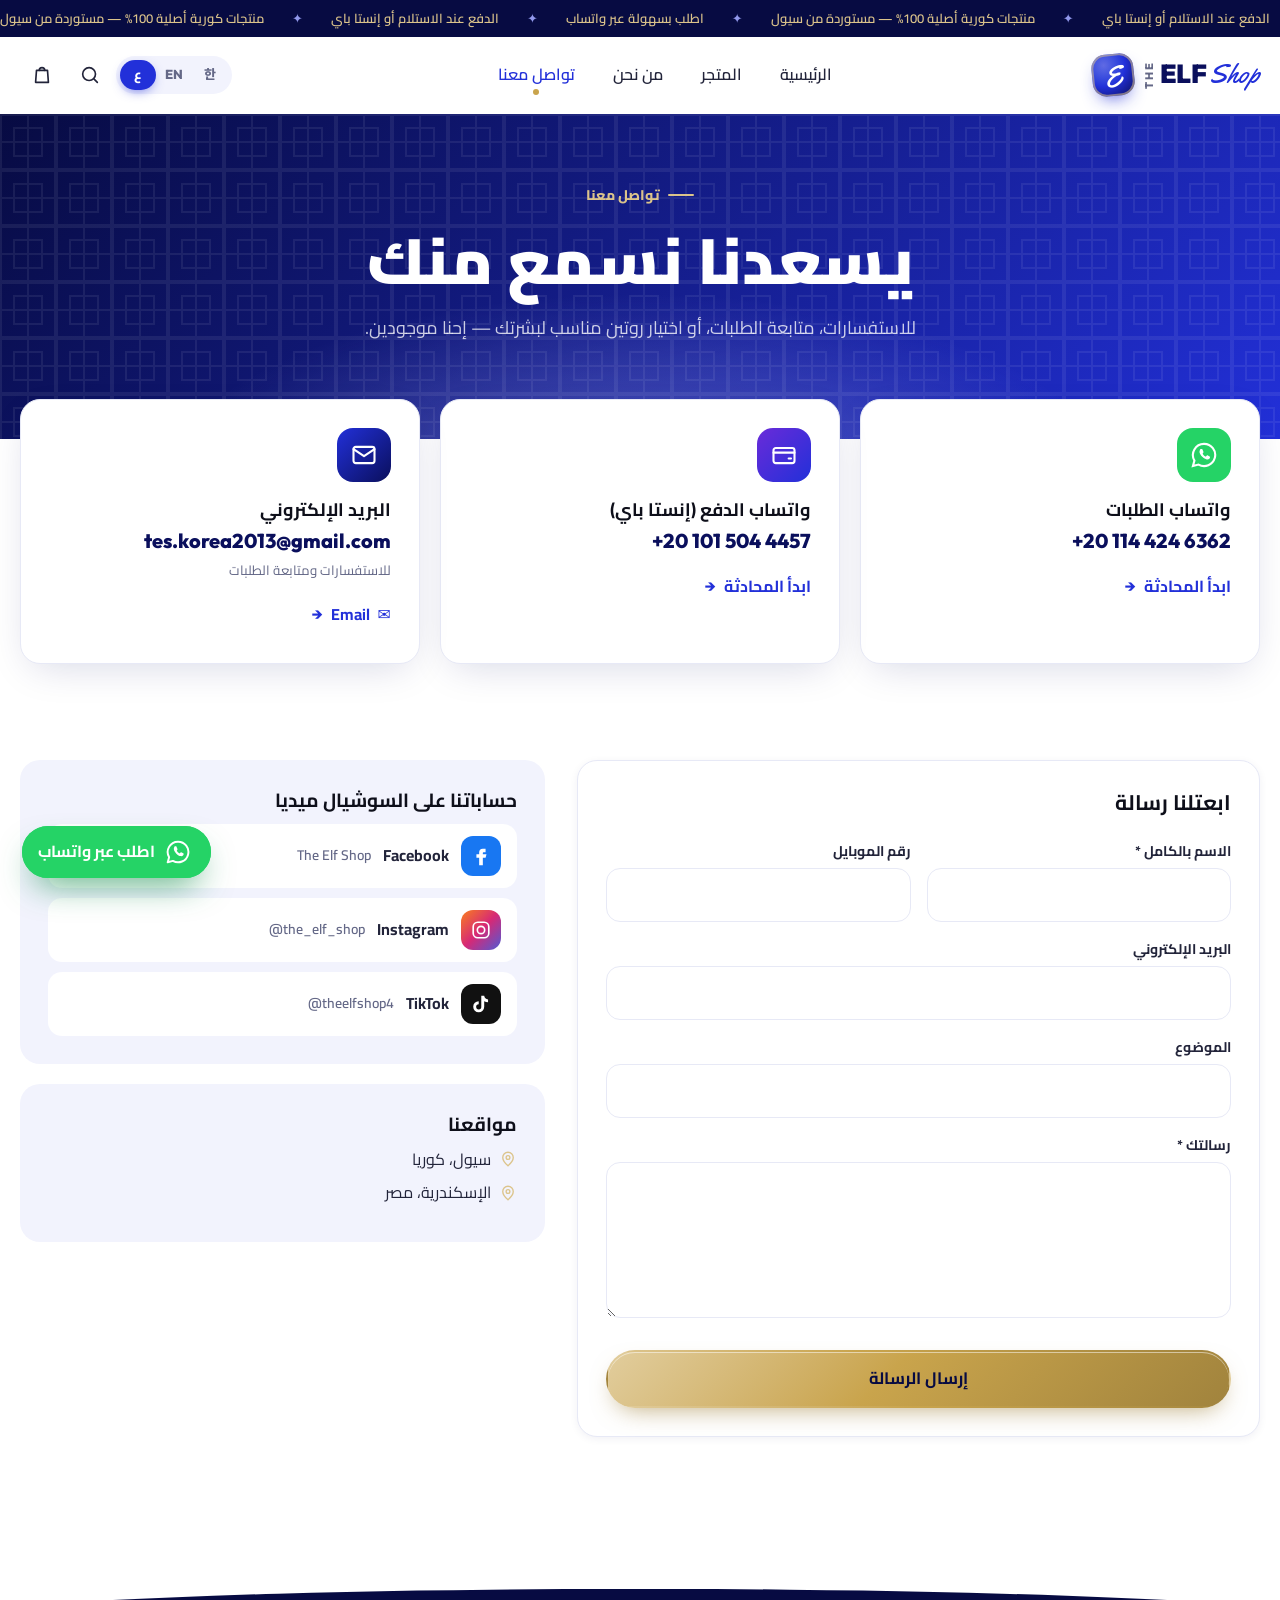
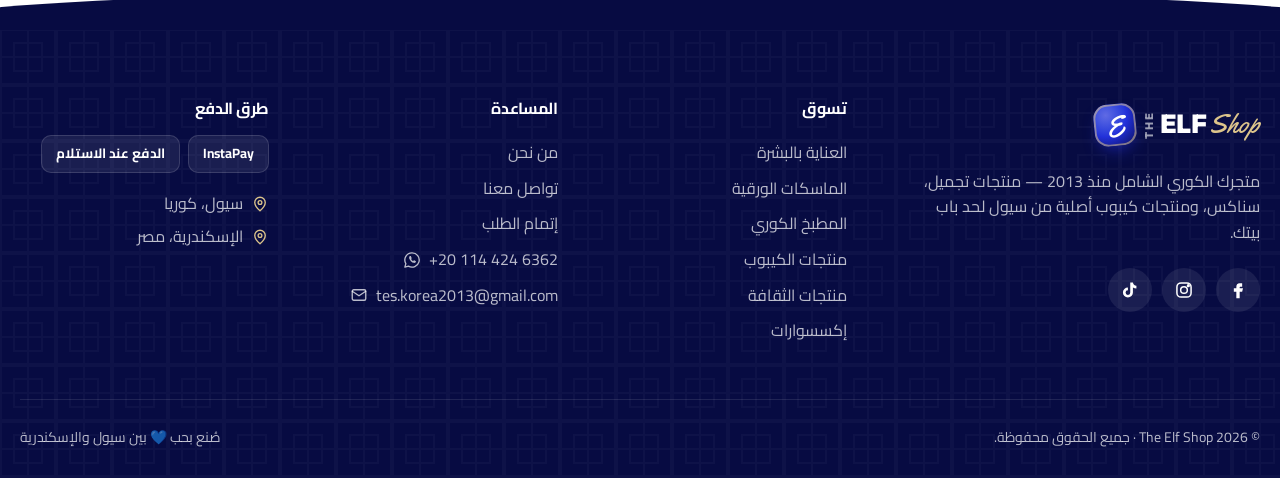
<file: contact.html>
<!doctype html>
<html lang="ar" dir="rtl">
<head>
  <meta charset="utf-8">
  <meta name="viewport" content="width=device-width, initial-scale=1">
  <title>Contact | The Elf Shop</title>
  <meta name="description" content="Contact The Elf Shop on WhatsApp, email, Facebook, Instagram and TikTok.">
  <meta name="theme-color" content="#0A0F5C">
  <meta property="og:type" content="website">
  <meta property="og:title" content="Contact | The Elf Shop">
  <meta property="og:description" content="Contact The Elf Shop on WhatsApp, email, Facebook, Instagram and TikTok.">
  <link rel="icon" href="assets/img/favicon.svg" type="image/svg+xml">
  <link rel="preconnect" href="https://fonts.googleapis.com">
  <link rel="preconnect" href="https://fonts.gstatic.com" crossorigin>
  <link href="https://fonts.googleapis.com/css2?family=Cairo:wght@400;600;700;800;900&family=Noto+Sans+KR:wght@400;500;700;900&family=Outfit:wght@400;500;600;700;800;900&family=Yellowtail&display=swap" rel="stylesheet">
  <link rel="stylesheet" href="assets/css/style.css">
  <script>try{var l=JSON.parse(localStorage.getItem("elf_lang"));if(l&&l!=="ar"){document.documentElement.lang=l;document.documentElement.dir="ltr";document.documentElement.dataset.lang=l}}catch(e){}</script>
</head>
<body data-page="contact" data-title="nav.contact">
  <div id="site-header"></div>

  <main>
    <section class="page-hero" style="padding-bottom:96px">
      <div class="container">
        <span class="eyebrow" data-i18n="contact.eyebrow"></span>
        <h1 data-i18n="contact.title"></h1>
        <p data-i18n="contact.sub"></p>
      </div>
    </section>

    <section class="container">
      <div class="contact-cards">
        <div class="c-card reveal">
          <div class="c-ic"><svg class="ic" viewBox="0 0 24 24" fill="none" stroke="currentColor" stroke-width="1.8"><path d="M12 2.5a9.5 9.5 0 0 0-8.2 14.3L2.5 21.5l4.8-1.3A9.5 9.5 0 1 0 12 2.5z"/><path d="M8.6 7.4c.3-.6.6-.6.9-.6h.6c.2 0 .4 0 .6.5l.8 1.9c.1.2.1.4 0 .6l-.5.7c-.1.2-.2.3 0 .6.5.9 1.2 1.6 2.1 2.1.3.2.4.1.6 0l.7-.8c.2-.2.4-.2.6-.1l1.8.9c.3.1.4.2.4.4 0 .5-.1 1.2-.6 1.6-.5.5-1.4.8-2.2.6-1.2-.3-2.6-1-3.9-2.3-1.3-1.3-2-2.6-2.3-3.7-.2-.8 0-1.6.4-2.4z" fill="currentColor" stroke="none"/></svg></div>
          <h3 data-i18n="contact.wa"></h3>
          <div class="val" data-text="whatsappOrdersDisplay">+20 114 424 6362</div>
          <a class="link-btn" data-link="wa-orders" href="https://wa.me/201144246362" target="_blank" rel="noopener"><span data-i18n="contact.chat"></span> →</a>
        </div>
        <div class="c-card reveal" style="--d:80ms">
          <div class="c-ic pay"><svg class="ic" viewBox="0 0 24 24" fill="none" stroke="currentColor" stroke-width="1.8" stroke-linecap="round" stroke-linejoin="round"><rect x="3" y="6" width="18" height="13" rx="2"/><path d="M3 10h18M16 15h2"/></svg></div>
          <h3 data-i18n="contact.wa.pay"></h3>
          <div class="val" data-text="whatsappPaymentsDisplay">+20 101 504 4457</div>
          <a class="link-btn" data-link="wa-payments" href="https://wa.me/201015044457" target="_blank" rel="noopener"><span data-i18n="contact.chat"></span> →</a>
        </div>
        <div class="c-card reveal" style="--d:160ms">
          <div class="c-ic mail"><svg class="ic" viewBox="0 0 24 24" fill="none" stroke="currentColor" stroke-width="1.8" stroke-linecap="round" stroke-linejoin="round"><rect x="3" y="5" width="18" height="14" rx="2"/><path d="m3 7 9 6 9-6"/></svg></div>
          <h3 data-i18n="contact.email"></h3>
          <div class="val" data-text="email">tes.korea2013@gmail.com</div>
          <small data-i18n="contact.email.d"></small>
          <a class="link-btn" data-link="email" href="mailto:tes.korea2013@gmail.com">✉ <span>Email</span> →</a>
        </div>
      </div>
    </section>

    <section class="section">
      <div class="container contact-grid">
        <div class="co-card">
          <h3 data-i18n="contact.form"></h3>
          <form id="contact-form" class="contact-form" novalidate>
            <div class="fields">
              <label class="field"><span><span data-i18n="co.name"></span> *</span><input name="name" required autocomplete="name"></label>
              <label class="field"><span data-i18n="co.phone"></span><input name="phone" type="tel" dir="ltr" autocomplete="tel"></label>
              <label class="field full"><span data-i18n="news.email"></span><input name="email" type="email" dir="ltr" autocomplete="email"></label>
              <label class="field full"><span data-i18n="contact.subject"></span><input name="subject"></label>
              <label class="field full"><span><span data-i18n="contact.message"></span> *</span><textarea name="message" rows="5" required></textarea></label>
            </div>
            <input type="text" name="_honey" class="hp" tabindex="-1" autocomplete="off">
            <p class="form-msg" role="status"></p>
            <button class="btn btn-gold lg" type="submit"><span data-i18n="contact.send"></span></button>
          </form>
        </div>
        <aside class="contact-side">
          <div class="side-card">
            <h3 data-i18n="contact.social"></h3>
            <div class="side-socials">
              <a data-link="facebook" href="https://www.facebook.com/share/1AG4K3YahV/" target="_blank" rel="noopener"><span class="si" style="background:#1877F2"><svg class="ic" viewBox="0 0 24 24"><path d="M14 8h3V4h-3c-2.8 0-4 1.8-4 4.3V10H7v4h3v8h4v-8h3l1-4h-4V8.6c0-.4.3-.6.6-.6z" fill="currentColor"/></svg></span><span>Facebook</span><span>The Elf Shop</span></a>
              <a data-link="instagram" href="https://www.instagram.com/the_elf_shop" target="_blank" rel="noopener"><span class="si" style="background:linear-gradient(135deg,#FA7E1E,#D62976,#4F5BD5)"><svg class="ic" viewBox="0 0 24 24" fill="none" stroke="currentColor" stroke-width="1.8"><rect x="3.5" y="3.5" width="17" height="17" rx="5"/><circle cx="12" cy="12" r="4"/></svg></span><span>Instagram</span><span>@the_elf_shop</span></a>
              <a data-link="tiktok" href="https://www.tiktok.com/@theelfshop4" target="_blank" rel="noopener"><span class="si" style="background:#111"><svg class="ic" viewBox="0 0 24 24"><path d="M15.5 3c.3 2.2 1.8 3.8 4.2 4v3.2c-1.5 0-2.9-.4-4.2-1.2v6a6 6 0 1 1-6-6v3.3a2.8 2.8 0 1 0 2.8 2.7V3z" fill="currentColor"/></svg></span><span>TikTok</span><span>@theelfshop4</span></a>
            </div>
          </div>
          <div class="side-card">
            <h3 data-i18n="about.locations"></h3>
            <div class="f-loc"><svg class="ic" viewBox="0 0 24 24" fill="none" stroke="currentColor" stroke-width="1.8"><path d="M12 21s-7-6-7-11a7 7 0 0 1 14 0c0 5-7 11-7 11z"/><circle cx="12" cy="10" r="2.5"/></svg><span data-i18n="loc.seoul"></span></div>
            <div class="f-loc"><svg class="ic" viewBox="0 0 24 24" fill="none" stroke="currentColor" stroke-width="1.8"><path d="M12 21s-7-6-7-11a7 7 0 0 1 14 0c0 5-7 11-7 11z"/><circle cx="12" cy="10" r="2.5"/></svg><span data-i18n="loc.alex"></span></div>
          </div>
        </aside>
      </div>
    </section>
  </main>

  <div id="site-footer"></div>

  <script src="assets/js/data.js"></script>
  <script src="assets/js/geo.js"></script>
  <script src="assets/js/i18n.js"></script>
  <script src="assets/js/art.js"></script>
  <script src="assets/js/app.js"></script>
  <script src="assets/js/pages.js"></script>
</body>
</html>
</file>
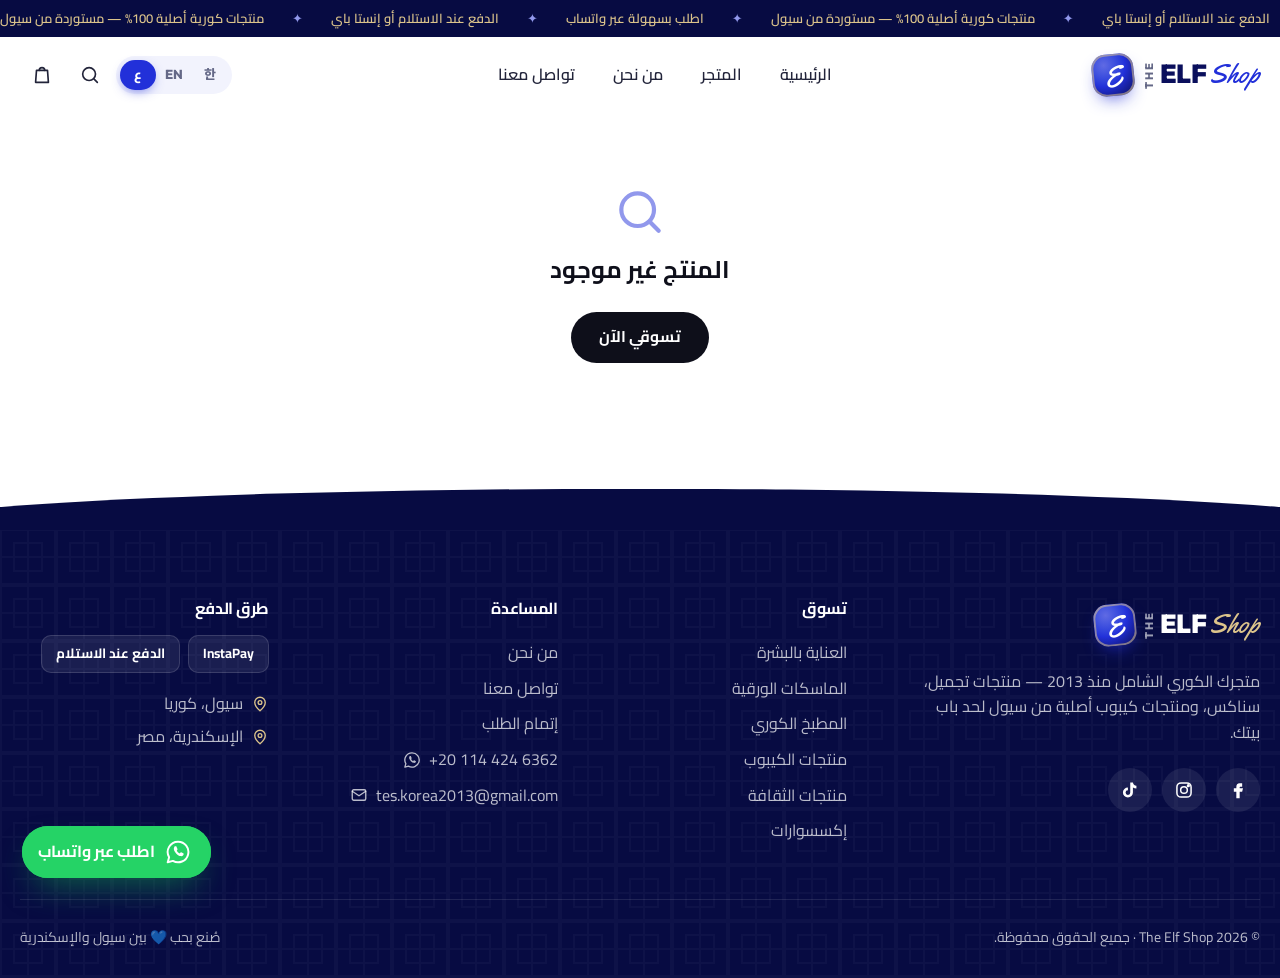
<file: product.html>
<!doctype html>
<html lang="ar" dir="rtl">
<head>
  <meta charset="utf-8">
  <meta name="viewport" content="width=device-width, initial-scale=1">
  <title>Product | The Elf Shop</title>
  <meta name="description" content="Authentic Korean product — order online or via WhatsApp. Cash on delivery & InstaPay.">
  <meta name="theme-color" content="#0A0F5C">
  <meta property="og:type" content="website">
  <meta property="og:title" content="Product | The Elf Shop">
  <meta property="og:description" content="Authentic Korean product — order online or via WhatsApp. Cash on delivery & InstaPay.">
  <link rel="icon" href="assets/img/favicon.svg" type="image/svg+xml">
  <link rel="preconnect" href="https://fonts.googleapis.com">
  <link rel="preconnect" href="https://fonts.gstatic.com" crossorigin>
  <link href="https://fonts.googleapis.com/css2?family=Cairo:wght@400;600;700;800;900&family=Noto+Sans+KR:wght@400;500;700;900&family=Outfit:wght@400;500;600;700;800;900&family=Yellowtail&display=swap" rel="stylesheet">
  <link rel="stylesheet" href="assets/css/style.css">
  <script>try{var l=JSON.parse(localStorage.getItem("elf_lang"));if(l&&l!=="ar"){document.documentElement.lang=l;document.documentElement.dir="ltr";document.documentElement.dataset.lang=l}}catch(e){}</script>
</head>
<body data-page="product" data-title="nav.shop">
  <div id="site-header"></div>

  <main>
    <div class="container" id="product"></div>
  </main>

  <div id="site-footer"></div>

  <script src="assets/js/data.js"></script>
  <script src="assets/js/geo.js"></script>
  <script src="assets/js/i18n.js"></script>
  <script src="assets/js/art.js"></script>
  <script src="assets/js/app.js"></script>
  <script src="assets/js/pages.js"></script>
</body>
</html>
</file>
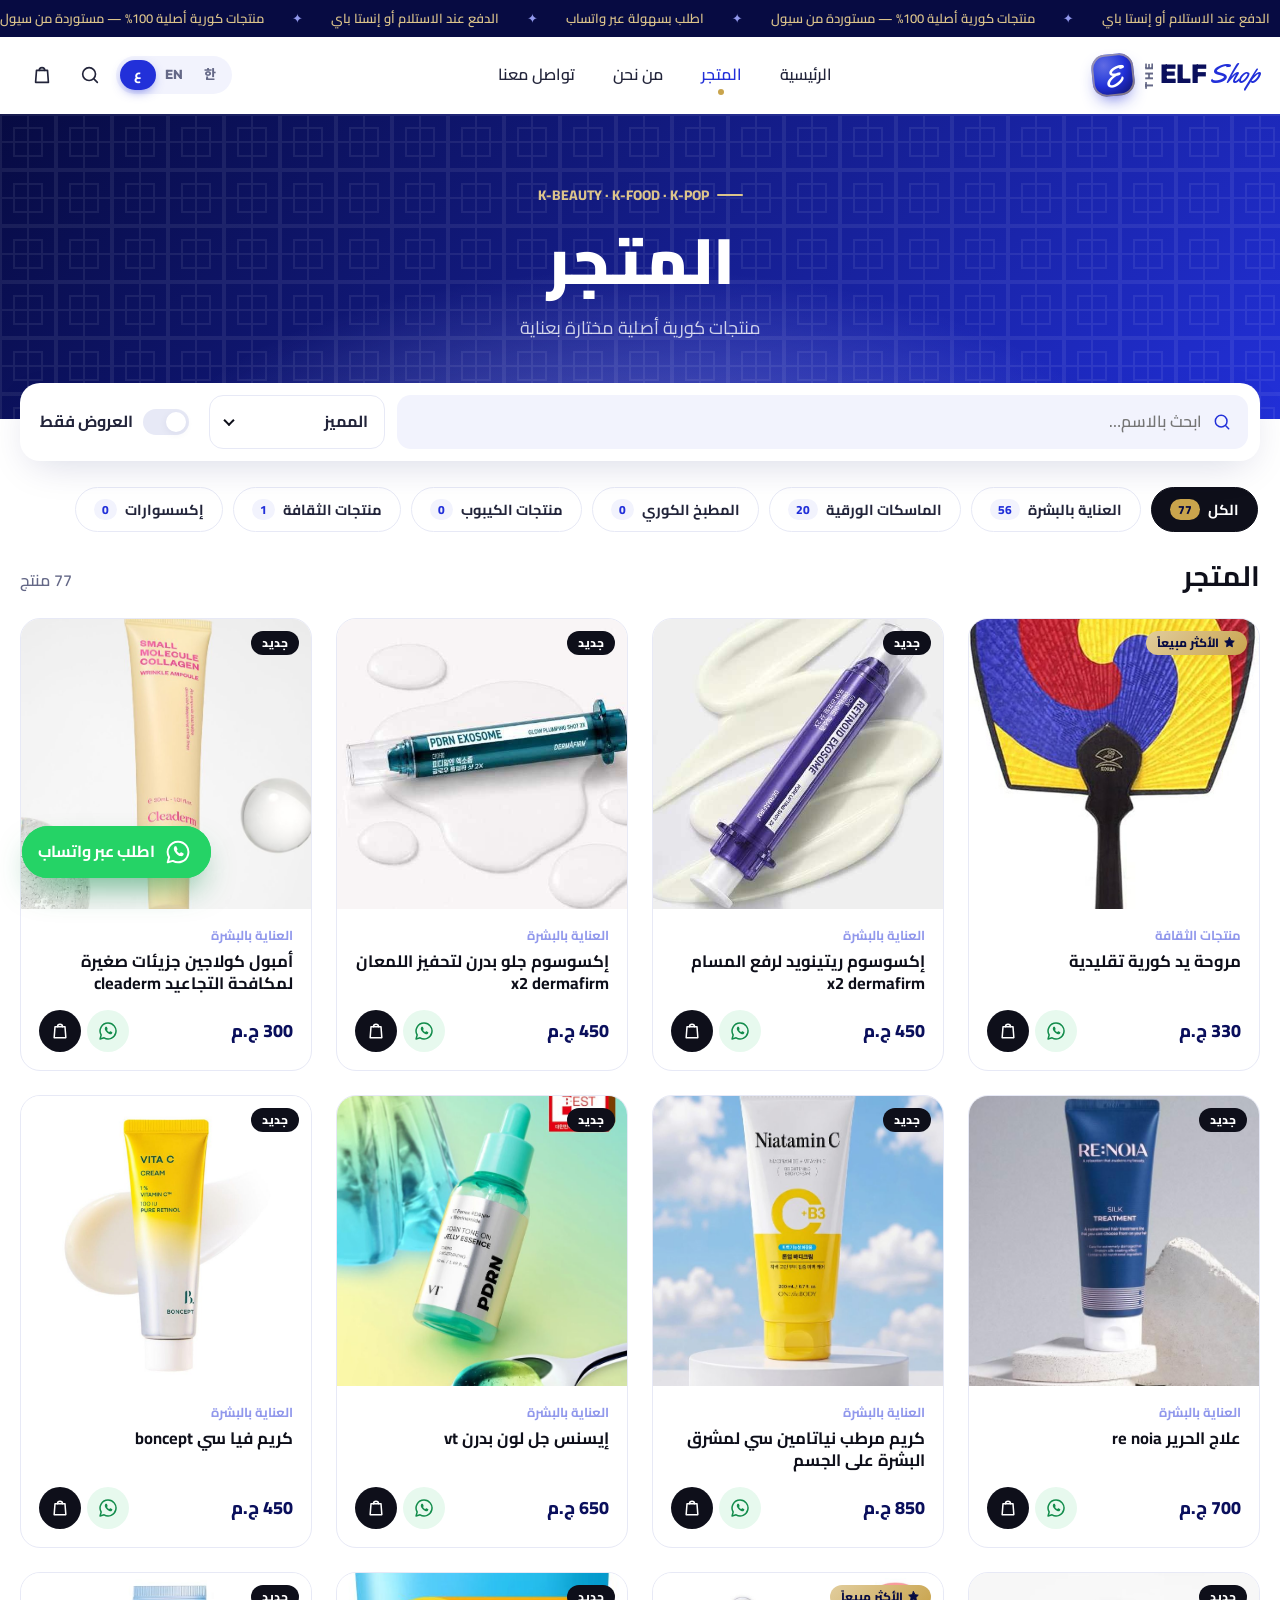
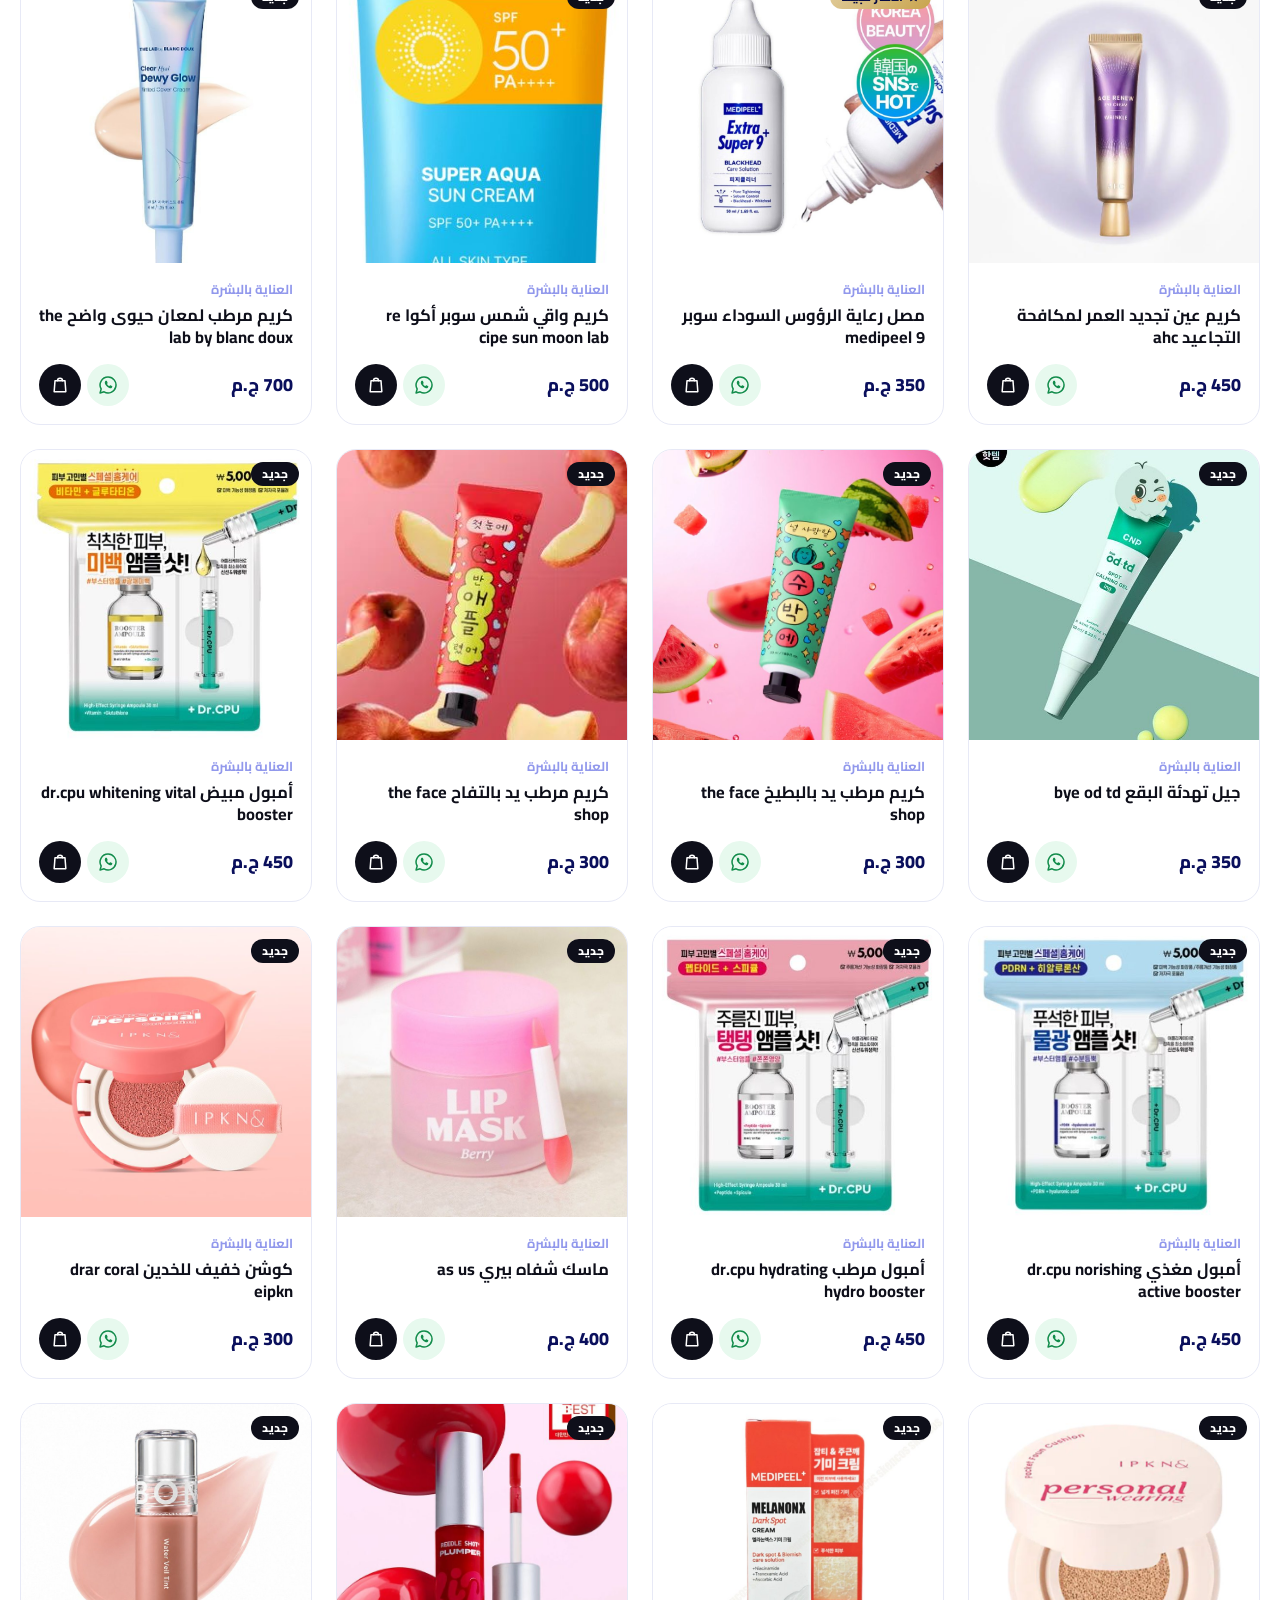
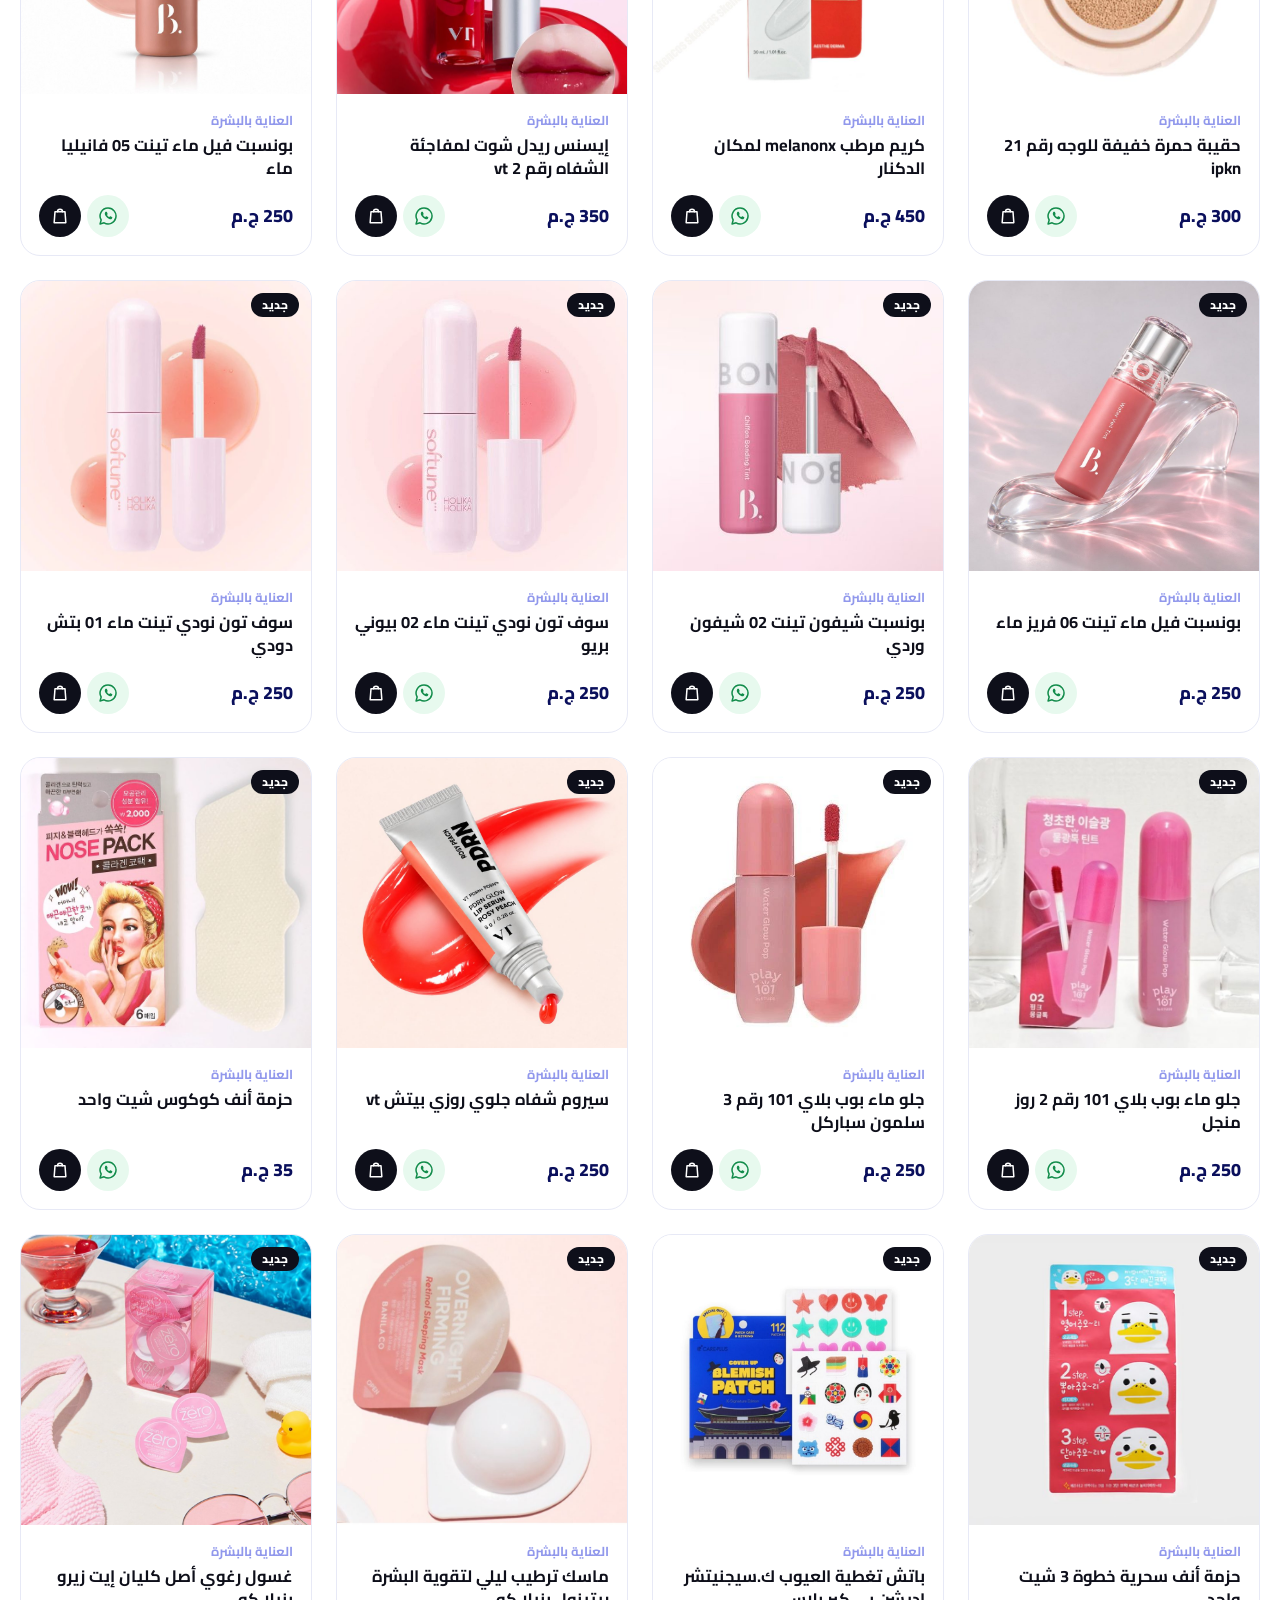
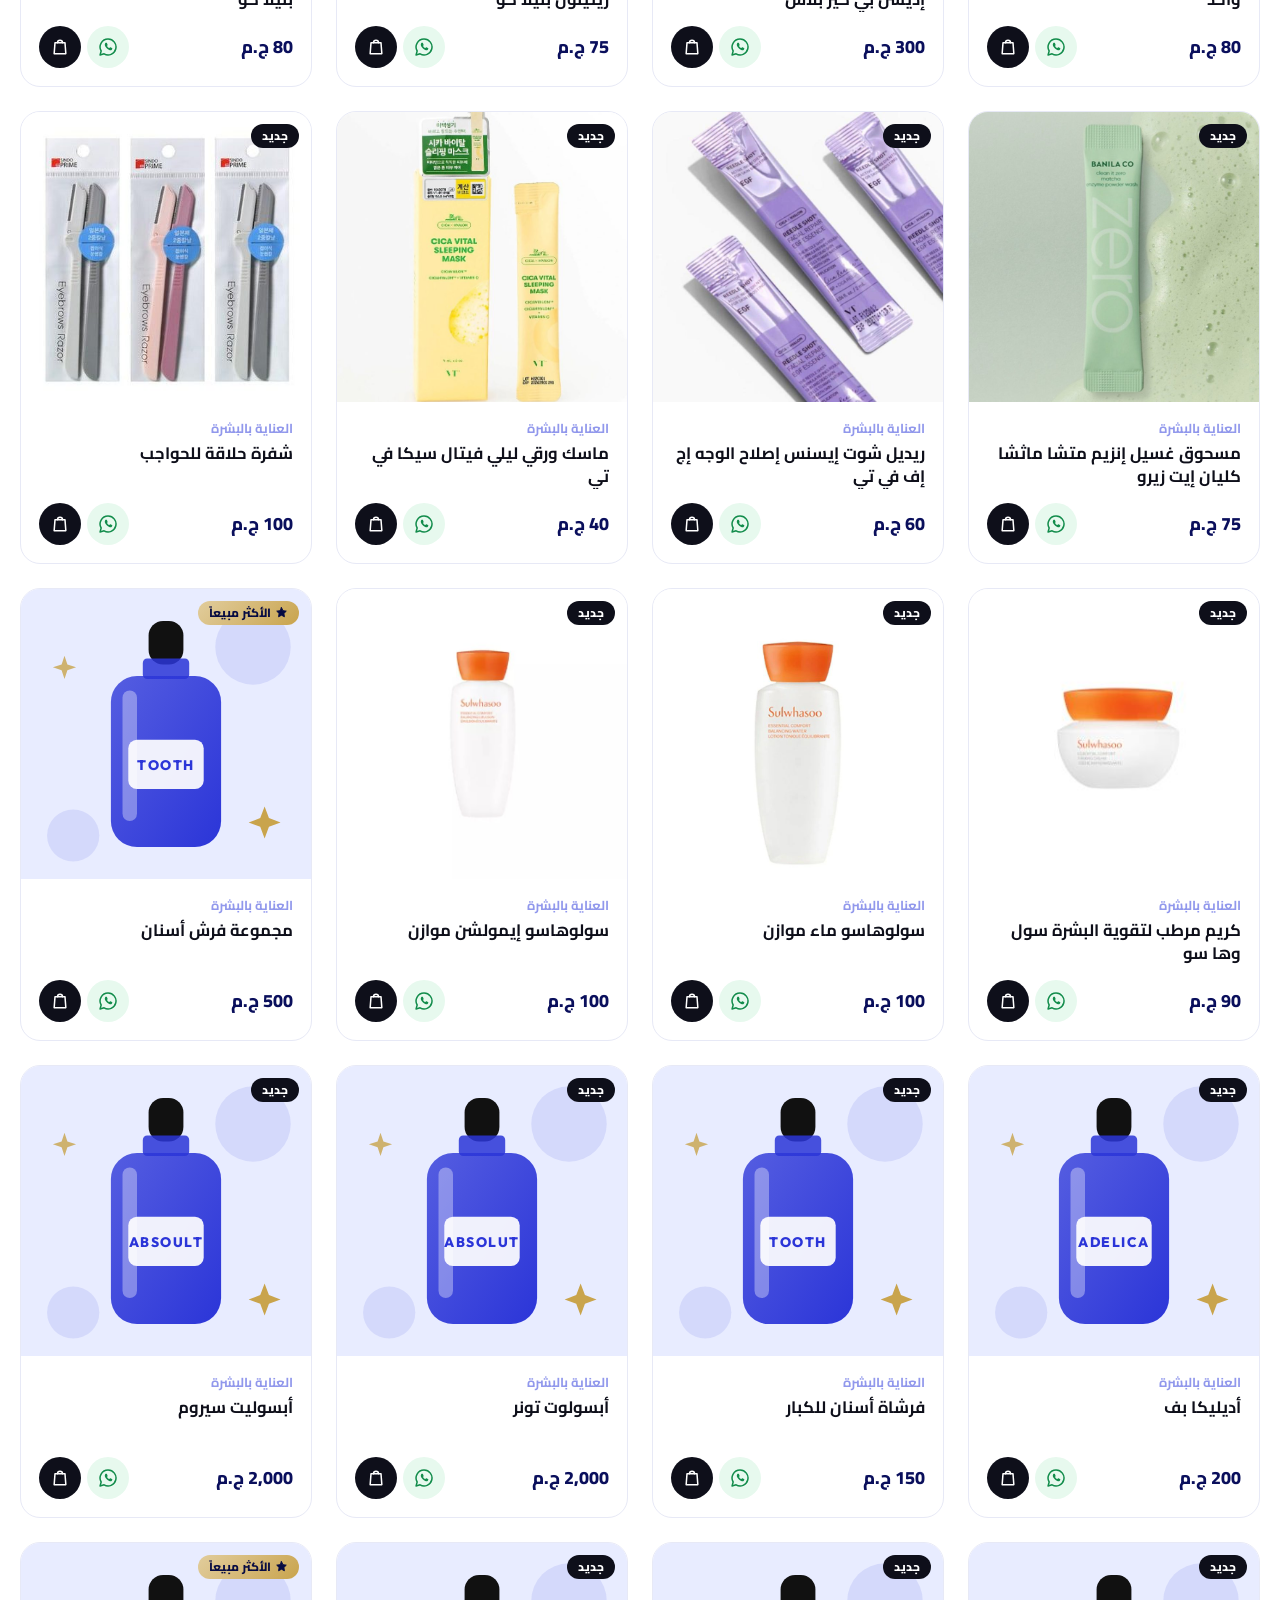
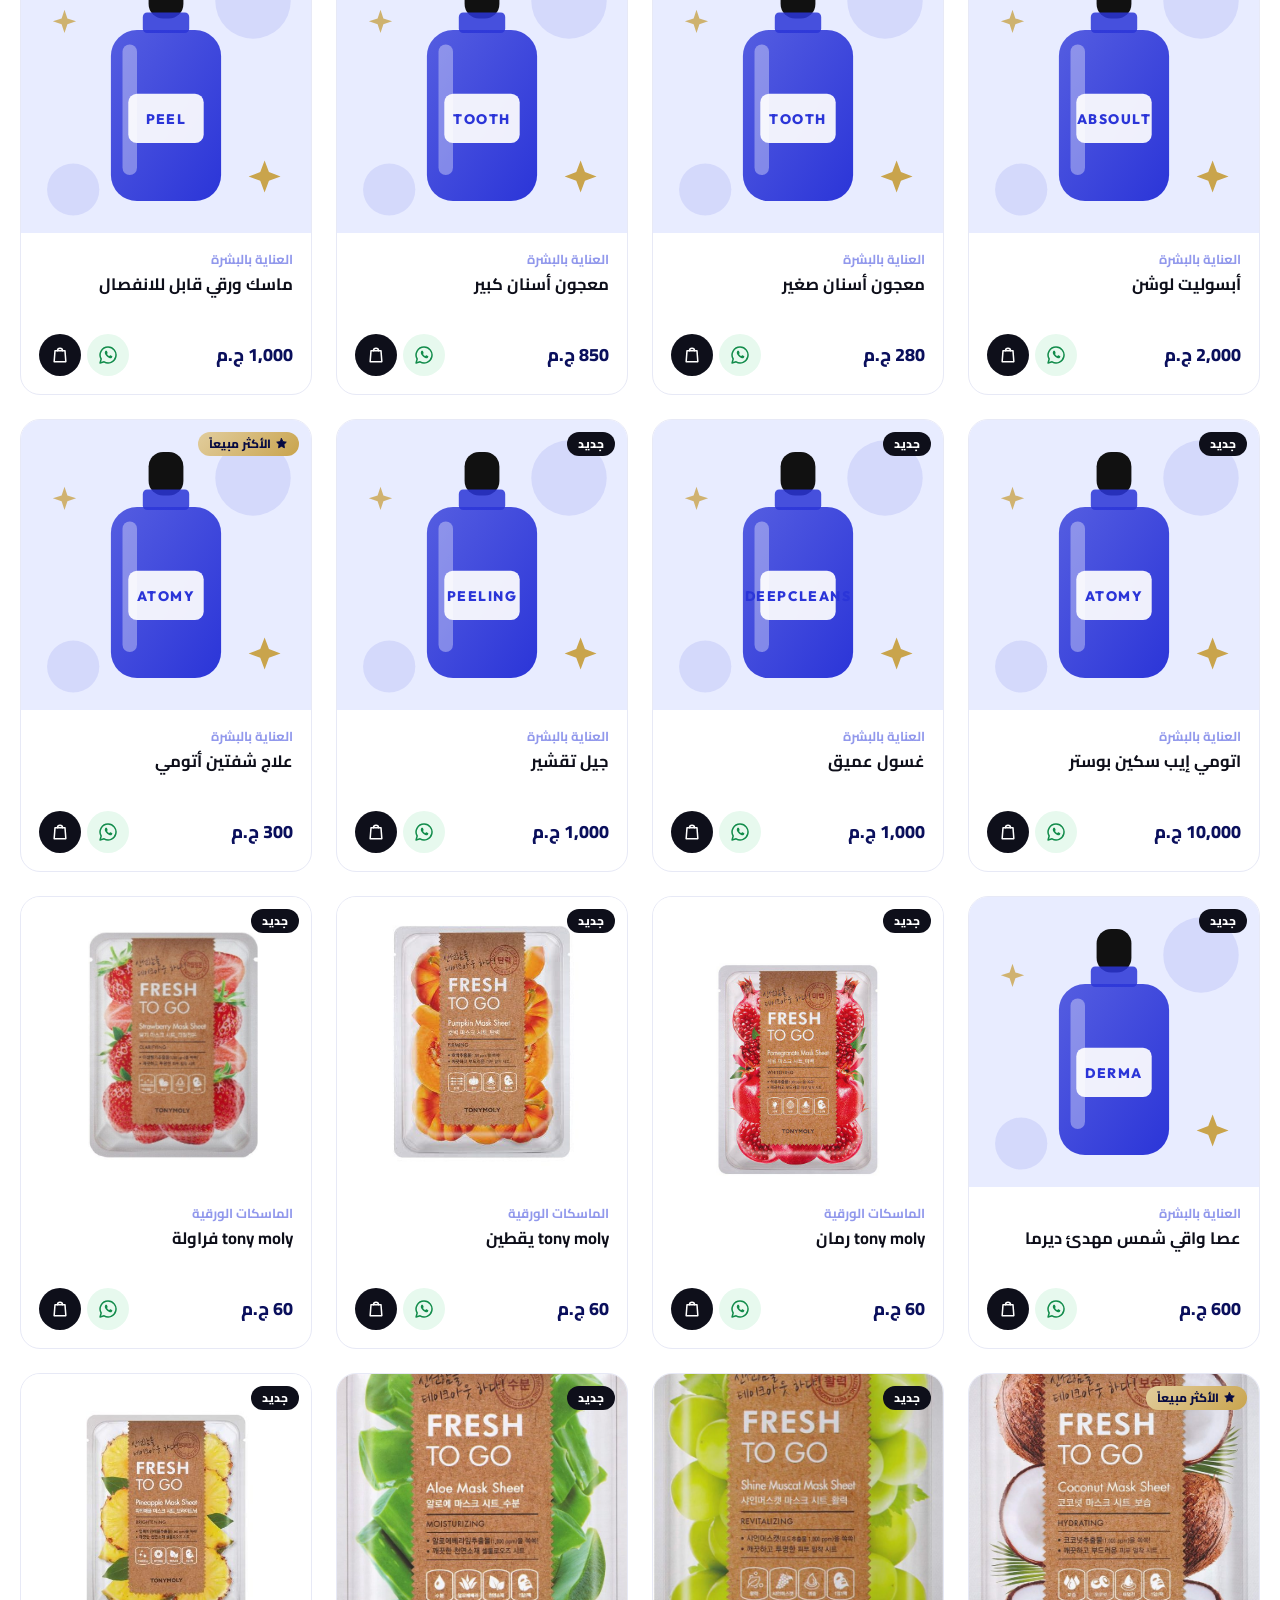
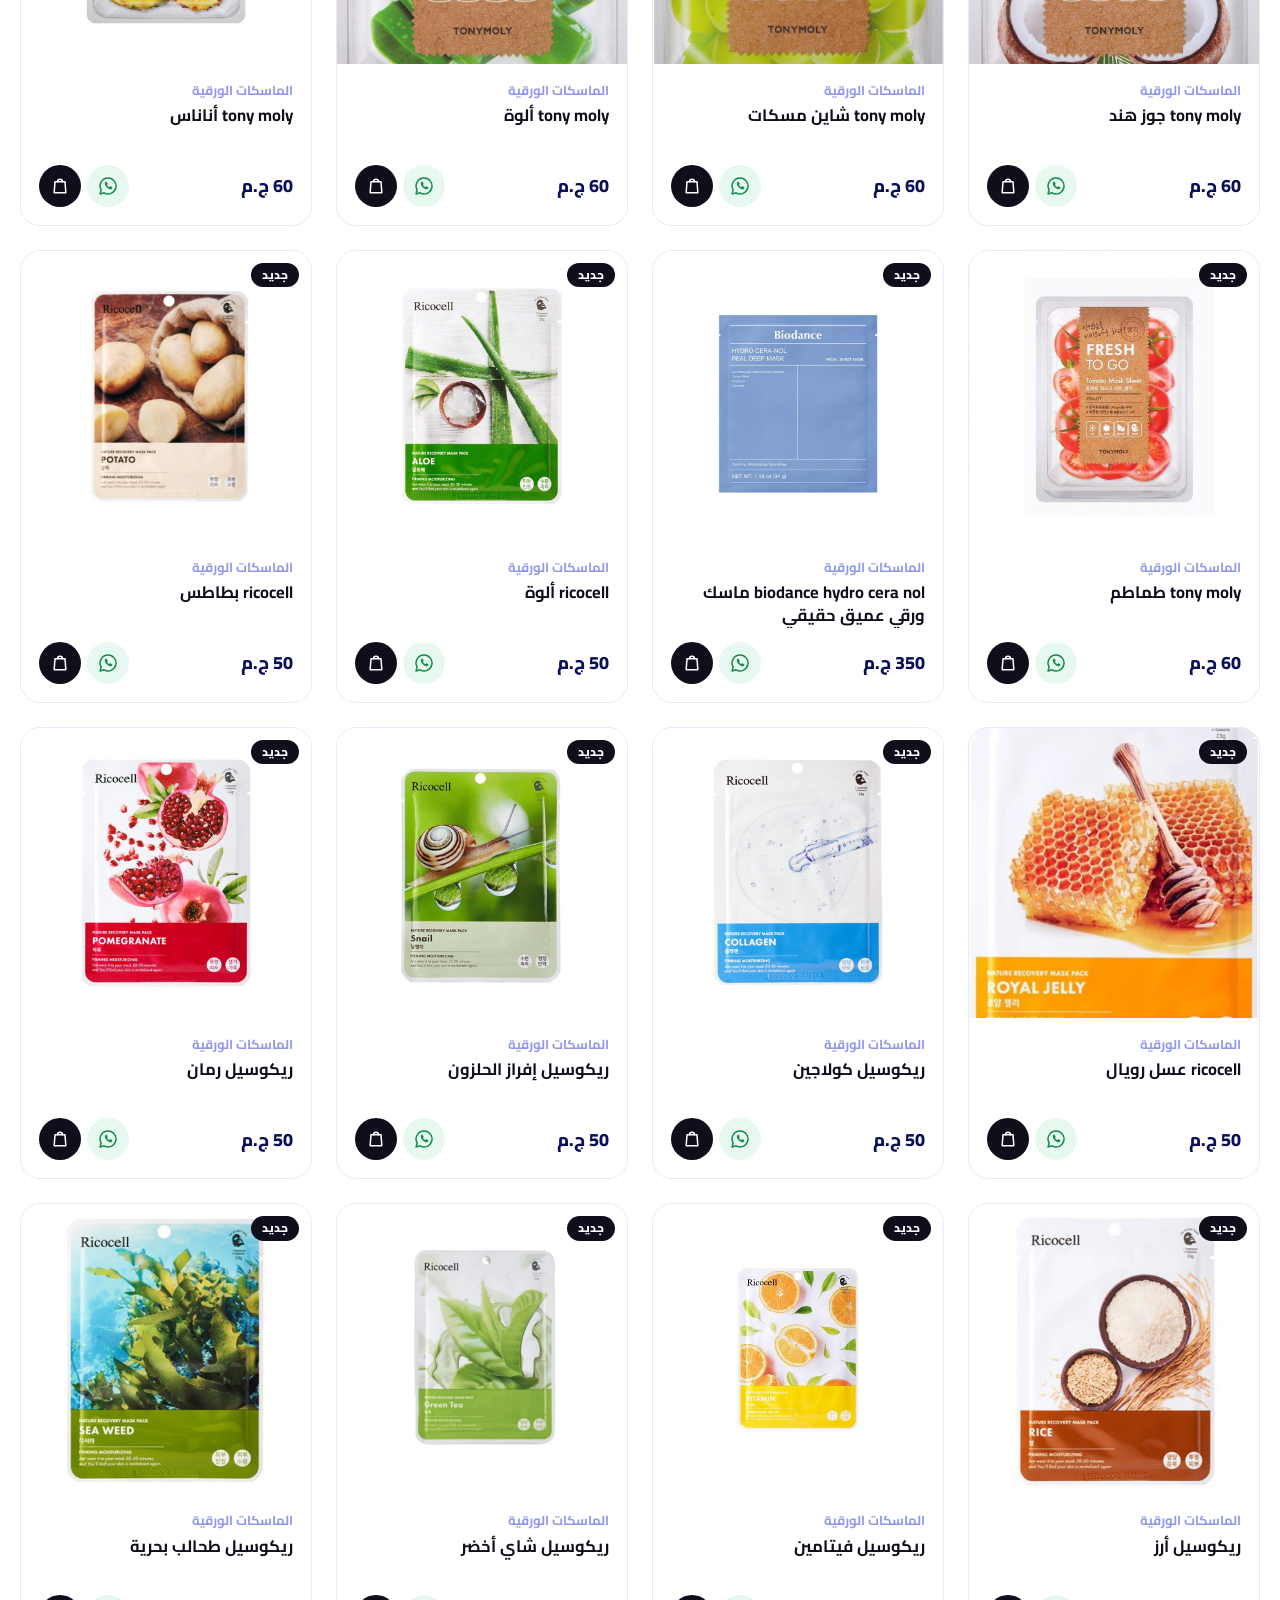
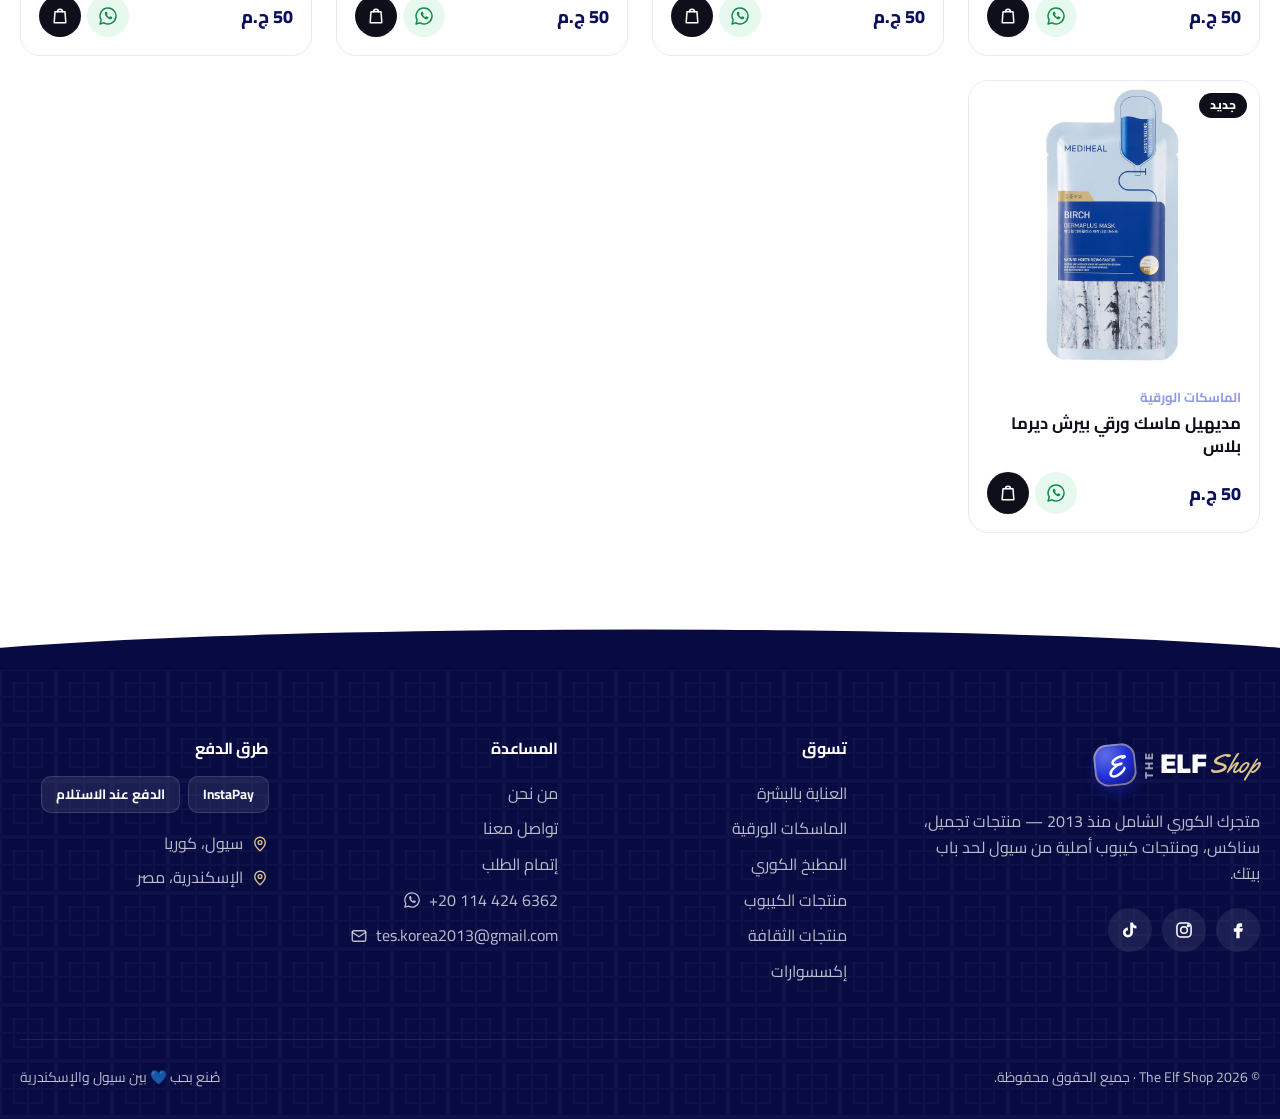
<file: shop.html>
<!doctype html>
<html lang="ar" dir="rtl">
<head>
  <meta charset="utf-8">
  <meta name="viewport" content="width=device-width, initial-scale=1">
  <title>Shop | The Elf Shop</title>
  <meta name="description" content="Shop authentic Korean skincare, sheet masks, Korean snacks, K-pop and culture products.">
  <meta name="theme-color" content="#0A0F5C">
  <meta property="og:type" content="website">
  <meta property="og:title" content="Shop | The Elf Shop">
  <meta property="og:description" content="Shop authentic Korean skincare, sheet masks, Korean snacks, K-pop and culture products.">
  <link rel="icon" href="assets/img/favicon.svg" type="image/svg+xml">
  <link rel="preconnect" href="https://fonts.googleapis.com">
  <link rel="preconnect" href="https://fonts.gstatic.com" crossorigin>
  <link href="https://fonts.googleapis.com/css2?family=Cairo:wght@400;600;700;800;900&family=Noto+Sans+KR:wght@400;500;700;900&family=Outfit:wght@400;500;600;700;800;900&family=Yellowtail&display=swap" rel="stylesheet">
  <link rel="stylesheet" href="assets/css/style.css">
  <script>try{var l=JSON.parse(localStorage.getItem("elf_lang"));if(l&&l!=="ar"){document.documentElement.lang=l;document.documentElement.dir="ltr";document.documentElement.dataset.lang=l}}catch(e){}</script>
</head>
<body data-page="shop" data-title="nav.shop">
  <div id="site-header"></div>

  <main>
    <section class="page-hero">
      <div class="container">
        <span class="eyebrow">K-Beauty · K-Food · K-Pop</span>
        <h1 data-i18n="shop.title"></h1>
        <p data-i18n="shop.sub"></p>
      </div>
    </section>
    <section class="container" style="padding-bottom:40px">
      <div class="shop-bar">
        <label class="search-field"><svg class="ic" viewBox="0 0 24 24" fill="none" stroke="currentColor" stroke-width="1.8" stroke-linecap="round"><circle cx="11" cy="11" r="7"/><path d="m20 20-3.5-3.5"/></svg><input id="shop-q" type="search" data-i18n-ph="shop.search" autocomplete="off"></label>
        <div class="select"><select id="shop-sort" data-i18n-aria="shop.sort"></select></div>
        <label class="toggle"><input type="checkbox" id="shop-sale"><span data-i18n="shop.sale"></span></label>
      </div>
      <div class="chips" id="chips" role="toolbar"></div>
      <div class="shop-meta"><h2 id="shop-title"></h2><span id="shop-count"></span></div>
      <div class="grid" id="grid"></div>
    </section>
  </main>

  <div id="site-footer"></div>

  <script src="assets/js/data.js"></script>
  <script src="assets/js/geo.js"></script>
  <script src="assets/js/i18n.js"></script>
  <script src="assets/js/art.js"></script>
  <script src="assets/js/app.js"></script>
  <script src="assets/js/pages.js"></script>
</body>
</html>
</file>
<file: assets/css/style.css>
/* =========================================================
   THE ELF SHOP — Design System
   Royal blue · Snow white · Ink black · Soft gold
   ========================================================= */
:root {
  /* The three base colors can be changed from the admin panel (Appearance). */
  --blue: #2230D9;
  --navy: #0A0F5C;
  --gold: #C9A44C;
  /* Everything below is derived from them automatically. */
  --blue-600: color-mix(in srgb, var(--blue) 82%, black);
  --blue-hi: color-mix(in srgb, var(--blue) 72%, white);
  --navy-2: color-mix(in srgb, var(--navy) 72%, black);
  --peri: color-mix(in srgb, var(--blue) 50%, white);
  --blue-50: color-mix(in srgb, var(--blue) 6%, white);
  --blue-100: color-mix(in srgb, var(--blue) 13%, white);
  --gold-hi: color-mix(in srgb, var(--gold) 55%, white);
  --gold-2: color-mix(in srgb, var(--gold) 65%, white);
  --gold-3: color-mix(in srgb, var(--gold) 80%, black);
  --ink: #0E0F1A;
  --text: #22243A;
  --muted: #646887;
  --line: #E7E9F6;
  --bg: #FFFFFF;
  --wa: #25D366;
  --wa-d: #128C4B;
  --r-sm: 12px;
  --r: 20px;
  --r-lg: 32px;
  --shadow-sm: 0 2px 8px color-mix(in srgb, var(--navy) 6%, transparent);
  --shadow: 0 12px 40px -12px color-mix(in srgb, var(--navy) 18%, transparent);
  --shadow-lg: 0 30px 80px -20px color-mix(in srgb, var(--navy) 35%, transparent);
  --ease: cubic-bezier(.2, .8, .2, 1);
  --font: "Outfit", "Cairo", "Noto Sans KR", system-ui, sans-serif;
  --script: "Yellowtail", cursive;
  --lattice-w: url("data:image/svg+xml,%3Csvg xmlns='http://www.w3.org/2000/svg' width='56' height='56'%3E%3Cg fill='none' stroke='%23ffffff' stroke-width='2'%3E%3Crect x='1' y='1' width='54' height='54'/%3E%3Cpath d='M28 1v54M1 28h54M14 14h28v28H14z'/%3E%3C/g%3E%3C/svg%3E");
  --lattice-b: url("data:image/svg+xml,%3Csvg xmlns='http://www.w3.org/2000/svg' width='56' height='56'%3E%3Cg fill='none' stroke='%232230D9' stroke-width='1.5'%3E%3Crect x='1' y='1' width='54' height='54'/%3E%3Cpath d='M28 1v54M1 28h54M14 14h28v28H14z'/%3E%3C/g%3E%3C/svg%3E");
}
html[data-lang="ar"] { --font: "Cairo", "Outfit", system-ui, sans-serif; }
html[data-lang="ko"] { --font: "Outfit", "Noto Sans KR", system-ui, sans-serif; }

*, *::before, *::after { box-sizing: border-box; }
html { scroll-behavior: smooth; -webkit-text-size-adjust: 100%; }
body {
  margin: 0; font-family: var(--font); color: var(--text); background: var(--bg);
  font-size: 16px; line-height: 1.6; -webkit-font-smoothing: antialiased; overflow-x: hidden;
}
body.locked { overflow: hidden; }
img, svg { display: block; max-width: 100%; }
a { color: inherit; text-decoration: none; }
button, input, select, textarea { font: inherit; color: inherit; }
button { cursor: pointer; background: none; border: 0; padding: 0; }
h1, h2, h3, h4 { color: var(--ink); line-height: 1.15; margin: 0 0 .5em; letter-spacing: -.02em; }
html[data-lang="ar"] h1, html[data-lang="ar"] h2, html[data-lang="ar"] h3 { letter-spacing: 0; line-height: 1.35; }
p { margin: 0 0 1em; }
:focus-visible { outline: 3px solid var(--peri); outline-offset: 2px; border-radius: 6px; }
::selection { background: var(--blue); color: #fff; }
[hidden] { display: none !important; }

.container { width: min(1240px, 100% - 32px); margin-inline: auto; }
.ic { width: 22px; height: 22px; flex: none; }
[dir="rtl"] .ic.flip { transform: scaleX(-1); }
.hp { position: absolute; width: 1px; height: 1px; opacity: 0; overflow: hidden; clip-path: inset(50%); pointer-events: none; }
main { overflow-x: clip; }

/* ---------- Buttons ---------- */
.btn {
  display: inline-flex; align-items: center; justify-content: center; gap: 10px;
  padding: 14px 26px; border-radius: 999px; font-weight: 700; font-size: 15.5px; line-height: 1.2;
  border: 2px solid transparent; transition: transform .25s var(--ease), box-shadow .25s var(--ease), background .25s, color .25s;
  white-space: nowrap; position: relative; isolation: isolate;
}
.btn .ic { width: 20px; height: 20px; }
.btn:hover { transform: translateY(-2px); }
.btn:active { transform: translateY(0); }
.btn:disabled { opacity: .6; pointer-events: none; }
.btn.block { display: flex; width: 100%; }
.btn.lg { padding: 17px 30px; font-size: 16.5px; }
.btn.grow { flex: 1; }
.btn-gold {
  background: linear-gradient(135deg, var(--gold-hi) 0%, var(--gold) 45%, var(--gold-3) 100%); color: var(--navy-2);
  box-shadow: 0 10px 24px -10px color-mix(in srgb, var(--gold-3) 70%, transparent), inset 0 1px 0 rgba(255, 255, 255, .5);
}
.btn-gold:hover { box-shadow: 0 16px 30px -10px color-mix(in srgb, var(--gold-3) 80%, transparent), inset 0 1px 0 rgba(255, 255, 255, .5); }
.btn-dark { background: var(--ink); color: #fff; }
.btn-dark:hover { background: var(--blue); box-shadow: 0 14px 30px -12px color-mix(in srgb, var(--blue) 70%, transparent); }
.btn-blue { background: var(--blue); color: #fff; box-shadow: 0 14px 30px -14px color-mix(in srgb, var(--blue) 80%, transparent); }
.btn-wa { background: var(--wa); color: #fff; box-shadow: 0 12px 26px -12px rgba(37, 211, 102, .8); }
.btn-wa:hover { background: var(--wa-d); }
.btn-outline { border-color: var(--ink); color: var(--ink); background: transparent; }
.btn-outline:hover { background: var(--ink); color: #fff; }
.btn-ghost-light { border-color: rgba(255, 255, 255, .5); color: #fff; }
.btn-ghost-light:hover { background: #fff; color: var(--navy); }
.link-btn { display: inline-flex; align-items: center; gap: 8px; color: var(--blue); font-weight: 700; padding: 8px 0; }
.link-btn:hover { text-decoration: underline; text-underline-offset: 4px; }
.mini-btn { display: inline-flex; align-items: center; gap: 6px; font-size: 13px; font-weight: 700; color: var(--blue); background: var(--blue-50); padding: 6px 12px; border-radius: 999px; }
.mini-btn .ic { width: 15px; height: 15px; }

.icon-btn {
  width: 44px; height: 44px; border-radius: 50%; display: inline-grid; place-items: center; position: relative;
  transition: background .2s, color .2s, transform .2s;
}
.icon-btn.ghost:hover { background: var(--blue-50); color: var(--blue); }
.icon-btn b {
  position: absolute; top: 2px; inset-inline-end: 0; min-width: 20px; height: 20px; padding: 0 5px; border-radius: 10px;
  background: var(--blue); color: #fff; font-size: 11.5px; display: grid; place-items: center; font-weight: 800; border: 2px solid #fff;
}
.cart-btn.bump { animation: bump .5s var(--ease); }
@keyframes bump { 30% { transform: scale(1.25) rotate(-8deg); } 60% { transform: scale(.95); } }

/* ---------- Announcement ---------- */
.announce { background: var(--navy-2); color: var(--gold-2); font-size: 13px; font-weight: 600; overflow: hidden; direction: ltr; }
.announce-track { display: flex; gap: 28px; width: max-content; padding: 8px 0; animation: marquee 40s linear infinite; align-items: center; }
.announce-track span { unicode-bidi: plaintext; }
.announce-track i { font-style: normal; color: var(--peri); }
@keyframes marquee { to { transform: translateX(-50%); } }

/* ---------- Header ---------- */
.header { position: sticky; top: 0; z-index: 50; background: rgba(255, 255, 255, .86); backdrop-filter: saturate(1.6) blur(14px); -webkit-backdrop-filter: saturate(1.6) blur(14px); border-bottom: 1px solid transparent; transition: border-color .3s, box-shadow .3s; }
.scrolled .header { border-color: var(--line); box-shadow: var(--shadow-sm); }
.header-inner { display: flex; align-items: center; gap: 24px; height: 76px; }
.burger { display: none; }
.nav { display: flex; gap: 6px; margin-inline: auto; }
.nav a { padding: 10px 16px; border-radius: 999px; font-weight: 600; color: var(--text); position: relative; transition: color .2s, background .2s; }
.nav a:hover { color: var(--blue); background: var(--blue-50); }
.nav a.active { color: var(--blue); }
.nav a.active::after { content: ""; position: absolute; bottom: 3px; left: 50%; width: 6px; height: 6px; border-radius: 50%; background: var(--gold); transform: translateX(-50%); }
.header-actions { display: flex; align-items: center; gap: 4px; }

.lang-switch { display: inline-flex; background: var(--blue-50); border-radius: 999px; padding: 4px; margin-inline-end: 6px; direction: ltr; }
.lang-switch button { min-width: 36px; height: 30px; padding: 0 8px; border-radius: 999px; font-size: 13px; font-weight: 800; color: var(--muted); transition: all .2s; font-family: "Outfit", "Cairo", "Noto Sans KR", sans-serif; }
.lang-switch button[aria-pressed="true"] { background: var(--blue); color: #fff; box-shadow: 0 4px 12px -4px color-mix(in srgb, var(--blue) 70%, transparent); }
.lang-switch button:hover:not([aria-pressed="true"]) { color: var(--blue); }

/* ---------- Logo ---------- */
.logo { display: inline-flex; align-items: center; gap: 10px; direction: ltr; flex: none; }
.logo-mark {
  width: 42px; height: 42px; border-radius: 14px; display: grid; place-items: center; color: #fff;
  background: radial-gradient(circle at 30% 25%, var(--blue-hi), var(--blue) 50%, var(--navy) 100%);
  font: 400 30px/1 var(--script); padding-top: 4px; box-shadow: 0 8px 18px -8px color-mix(in srgb, var(--blue) 90%, transparent), inset 0 0 0 2px color-mix(in srgb, var(--gold-2) 55%, transparent);
  transform: rotate(-6deg);
}
.logo-text { display: flex; align-items: baseline; gap: 5px; font-family: "Outfit", sans-serif; }
.logo-the { font-size: 11px; font-weight: 800; letter-spacing: .18em; color: var(--muted); align-self: center; writing-mode: vertical-rl; transform: rotate(180deg); line-height: 1; }
.logo-elf { font-size: 26px; font-weight: 900; color: var(--navy); letter-spacing: -.02em; line-height: 1; }
.logo-shop { font: 400 27px/1 var(--script); color: var(--blue); margin-inline-start: -2px; }
.logo.light .logo-elf { color: #fff; }
.logo.light .logo-shop { color: var(--gold-2); }
.logo.light .logo-the { color: rgba(255, 255, 255, .6); }
.logo.sm .logo-mark { width: 36px; height: 36px; font-size: 26px; }

/* ---------- Overlay & drawers ---------- */
.overlay { position: fixed; inset: 0; background: color-mix(in srgb, var(--navy-2) 45%, transparent); backdrop-filter: blur(4px); opacity: 0; pointer-events: none; transition: opacity .3s; z-index: 80; }
.overlay.open { opacity: 1; pointer-events: auto; }
.drawer {
  position: fixed; top: 0; bottom: 0; width: min(430px, 92vw); background: #fff; z-index: 90; display: flex; flex-direction: column;
  transition: transform .45s var(--ease), visibility 0s .45s; box-shadow: var(--shadow-lg); visibility: hidden;
}
.drawer-cart { inset-inline-end: 0; transform: translateX(105%); border-radius: var(--r-lg) 0 0 var(--r-lg); }
[dir="rtl"] .drawer-cart { transform: translateX(-105%); border-radius: 0 var(--r-lg) var(--r-lg) 0; }
.drawer-menu { inset-inline-start: 0; transform: translateX(-105%); border-radius: 0 var(--r-lg) var(--r-lg) 0; }
[dir="rtl"] .drawer-menu { transform: translateX(105%); border-radius: var(--r-lg) 0 0 var(--r-lg); }
.drawer.open, .search-pop.open { transform: none !important; visibility: visible; transition: transform .45s var(--ease), visibility 0s; }
.drawer-head { display: flex; align-items: center; justify-content: space-between; padding: 20px 22px; border-bottom: 1px solid var(--line); }
.drawer-head h2 { font-size: 21px; margin: 0; }
.drawer-body { flex: 1; overflow-y: auto; padding: 8px 22px; }
.drawer-foot { padding: 18px 22px 22px; border-top: 1px solid var(--line); display: grid; gap: 10px; background: var(--blue-50); }
.row-between { display: flex; justify-content: space-between; align-items: center; gap: 12px; }
.drawer-foot .row-between { font-size: 17px; margin-bottom: 4px; }
.drawer-foot strong { font-size: 20px; color: var(--navy); }
.cart-empty { text-align: center; padding: 60px 10px; color: var(--muted); display: grid; justify-items: center; gap: 12px; }
.cart-empty .ic { width: 64px; height: 64px; color: var(--peri); stroke-width: 1.2; }

.cart-item { display: grid; grid-template-columns: 84px 1fr; gap: 14px; padding: 16px 0; border-bottom: 1px dashed var(--line); }
.ci-media { width: 84px; height: 84px; border-radius: 14px; overflow: hidden; background: var(--blue-50); position: relative; }
.ci-media svg, .ci-media img { width: 100%; height: 100%; object-fit: cover; }
.ci-name { font-weight: 700; color: var(--ink); line-height: 1.35; display: block; font-size: 15px; }
.ci-name:hover { color: var(--blue); }
.ci-price { color: var(--blue); font-weight: 700; font-size: 14.5px; margin: 2px 0 8px; }
.ci-row { display: flex; align-items: center; justify-content: space-between; }
.ci-remove { color: var(--muted); padding: 6px; border-radius: 8px; }
.ci-remove:hover { color: #D32F2F; background: #FFEBEE; }
.ci-remove .ic { width: 18px; height: 18px; }

.qty { display: inline-flex; align-items: center; border: 1.5px solid var(--line); border-radius: 999px; background: #fff; }
.qty button { width: 34px; height: 34px; display: grid; place-items: center; border-radius: 50%; color: var(--ink); }
.qty button:hover { background: var(--blue-50); color: var(--blue); }
.qty button .ic { width: 16px; height: 16px; }
.qty span { min-width: 28px; text-align: center; font-weight: 800; }
.qty.lg button { width: 48px; height: 52px; }
.qty.lg span { min-width: 34px; font-size: 18px; }

.mnav { padding: 12px 14px; display: grid; }
.mnav a { display: flex; justify-content: space-between; align-items: center; padding: 16px 10px; font-size: 20px; font-weight: 700; border-bottom: 1px solid var(--line); color: var(--ink); }
.mnav a.active { color: var(--blue); }
.mnav-cats { display: flex; flex-wrap: wrap; gap: 8px; padding: 18px 22px; }
.mnav-cats a { padding: 8px 14px; border-radius: 999px; background: var(--blue-50); font-size: 14px; font-weight: 600; color: var(--navy); }
.mnav-foot { margin-top: auto; padding: 20px 22px; border-top: 1px solid var(--line); display: flex; justify-content: space-between; align-items: center; gap: 10px; flex-wrap: wrap; }

.search-pop { position: fixed; top: 0; left: 0; right: 0; z-index: 90; background: #fff; padding: 22px 0; transform: translateY(-110%); transition: transform .4s var(--ease), visibility 0s .4s; box-shadow: var(--shadow); visibility: hidden; }
.search-form { display: flex; align-items: center; gap: 14px; }
.search-form > .ic { color: var(--blue); width: 26px; height: 26px; }
.search-form input { flex: 1; border: 0; outline: 0; font-size: 22px; font-weight: 600; padding: 10px 0; background: transparent; }

/* ---------- Floating WhatsApp ---------- */
.wa-float {
  position: fixed; bottom: 22px; inset-inline-end: 22px; z-index: 60; display: inline-flex; align-items: center; gap: 10px;
  background: var(--wa); color: #fff; font-weight: 700; padding: 13px 20px 13px 16px; border-radius: 999px;
  box-shadow: 0 16px 34px -12px rgba(18, 140, 75, .8); transition: transform .25s var(--ease);
}
.wa-float::before { content: ""; position: absolute; inset: 0; border-radius: inherit; border: 2px solid var(--wa); animation: ring 2.4s ease-out infinite; }
@keyframes ring { 0% { transform: scale(1); opacity: .8; } 100% { transform: scale(1.35); opacity: 0; } }
.wa-float:hover { transform: translateY(-3px); }
.wa-float .ic { width: 26px; height: 26px; }

/* ---------- Admin preview bar ---------- */
.preview-bar { position: fixed; bottom: 0; left: 0; right: 0; z-index: 200; background: #111; color: #fff; display: flex; gap: 14px; align-items: center; justify-content: center; flex-wrap: wrap; padding: 10px 16px; font: 500 14px/1.4 "Outfit", sans-serif; }
.preview-bar a, .preview-bar button { color: #111; background: var(--gold-2); border-radius: 999px; padding: 5px 14px; font-weight: 700; }
.preview-bar button { background: #fff; }
.previewing .wa-float { bottom: 70px; }
.previewing .footer { padding-bottom: 50px; }

/* ---------- Toast ---------- */
.toast {
  position: fixed; bottom: 28px; left: 50%; transform: translate(-50%, 140%); z-index: 120; display: flex; align-items: center; gap: 10px;
  background: var(--ink); color: #fff; padding: 13px 20px; border-radius: 999px; font-weight: 600; font-size: 14.5px;
  box-shadow: var(--shadow-lg); transition: transform .45s var(--ease); max-width: calc(100vw - 32px);
}
.toast .ic { color: var(--gold-2); width: 20px; height: 20px; }
.toast.show { transform: translate(-50%, 0); }

/* ---------- Sections ---------- */
.section { padding: 96px 0; position: relative; }
.section-sm { padding: 64px 0; }
.sec-head { display: flex; align-items: end; justify-content: space-between; gap: 20px; margin-bottom: 40px; flex-wrap: wrap; }
.sec-head.center { flex-direction: column; align-items: center; text-align: center; }
.sec-head h2 { font-size: clamp(30px, 4vw, 46px); font-weight: 800; margin: 0; }
.eyebrow {
  display: inline-flex; align-items: center; gap: 8px; font-size: 13px; font-weight: 800; text-transform: uppercase; letter-spacing: .14em;
  color: var(--blue); margin-bottom: 12px;
}
html[data-lang="ar"] .eyebrow { letter-spacing: 0; font-size: 14px; }
.eyebrow::before { content: ""; width: 26px; height: 2px; background: var(--gold); border-radius: 2px; }

.reveal { opacity: 0; transform: translateY(26px); transition: opacity .8s var(--ease), transform .8s var(--ease); transition-delay: var(--d, 0ms); }
.reveal.in { opacity: 1; transform: none; }

/* ---------- HERO ---------- */
.hero { position: relative; overflow: hidden; background: radial-gradient(1200px 600px at 85% 10%, var(--blue-100), transparent 60%), linear-gradient(180deg, #fff, var(--blue-50)); }
.hero::before { content: ""; position: absolute; inset: 0; background-image: var(--lattice-b); opacity: .05; mask-image: linear-gradient(90deg, transparent, #000 60%); -webkit-mask-image: linear-gradient(90deg, transparent, #000 60%); }
[dir="rtl"] .hero::before { mask-image: linear-gradient(-90deg, transparent, #000 60%); -webkit-mask-image: linear-gradient(-90deg, transparent, #000 60%); }
.hero-inner { display: grid; grid-template-columns: 1.05fr 1fr; align-items: center; gap: 40px; min-height: calc(100vh - 110px); max-height: 860px; padding: 48px 0 72px; position: relative; }
.hero-eyebrow {
  display: inline-flex; align-items: center; gap: 10px; padding: 8px 16px 8px 8px; border-radius: 999px; background: #fff;
  box-shadow: var(--shadow-sm); border: 1px solid var(--line); font-weight: 700; font-size: 14px; color: var(--navy); margin-bottom: 26px;
}
[dir="rtl"] .hero-eyebrow { padding: 8px 8px 8px 16px; }
.hero-eyebrow i { font-style: normal; background: var(--blue); color: #fff; border-radius: 999px; padding: 3px 10px; font-size: 12px; font-family: "Noto Sans KR", sans-serif; }
.hero h1 { font-size: clamp(46px, 7vw, 92px); font-weight: 900; line-height: .98; margin-bottom: 26px; letter-spacing: -.04em; }
html[data-lang="ar"] .hero h1 { line-height: 1.2; letter-spacing: 0; }
html[data-lang="ko"] .hero h1 { line-height: 1.1; letter-spacing: -.03em; }
.hero h1 .l1 { display: block; color: var(--navy); }
.hero h1 .l2 { display: inline-block; position: relative; background: linear-gradient(100deg, var(--blue) 0%, var(--blue-hi) 50%, var(--blue) 100%); -webkit-background-clip: text; background-clip: text; color: transparent; padding-bottom: 6px; }
.hero h1 .l2::after {
  content: ""; position: absolute; inset-inline: 0; bottom: -8px; height: 18px;
  background: url("data:image/svg+xml,%3Csvg xmlns='http://www.w3.org/2000/svg' viewBox='0 0 300 20' preserveAspectRatio='none'%3E%3Cpath d='M4 14 C 80 4, 160 2, 296 10' stroke='%23C9A44C' stroke-width='6' fill='none' stroke-linecap='round'/%3E%3C/svg%3E") no-repeat center/100% 100%;
}
.hero-text { font-size: 18.5px; color: var(--muted); max-width: 520px; margin-bottom: 34px; }
.hero-ctas { display: flex; gap: 14px; flex-wrap: wrap; }
.hero-stats { display: flex; gap: 34px; margin-top: 44px; flex-wrap: wrap; }
.hero-stats div { display: grid; }
.hero-stats b { font-size: 34px; font-weight: 900; color: var(--navy); line-height: 1; font-family: "Outfit", sans-serif; }
.hero-stats b em { font-style: normal; color: var(--gold); }
.hero-stats div > span { font-size: 14px; color: var(--muted); font-weight: 600; margin-top: 6px; }

.hero-visual { position: relative; aspect-ratio: 1; max-width: 600px; width: 100%; justify-self: center; }
.blob {
  position: absolute; inset: 6%; background: radial-gradient(circle at 30% 25%, var(--blue-hi), var(--blue) 45%, var(--navy) 100%);
  border-radius: 58% 42% 52% 48% / 46% 54% 46% 54%; animation: morph 14s ease-in-out infinite; box-shadow: 0 40px 100px -30px color-mix(in srgb, var(--blue) 70%, transparent);
  overflow: hidden;
}
.blob::before { content: ""; position: absolute; inset: 0; background-image: var(--lattice-w); opacity: .09; }
.blob::after { content: ""; position: absolute; inset: 10%; border-radius: 50%; border: 2px dashed color-mix(in srgb, var(--gold-2) 50%, transparent); animation: spin 60s linear infinite; }
@keyframes morph { 0%, 100% { border-radius: 58% 42% 52% 48% / 46% 54% 46% 54%; } 50% { border-radius: 44% 56% 40% 60% / 58% 42% 58% 42%; } }
@keyframes spin { to { transform: rotate(360deg); } }
.hangul { position: absolute; inset: 0; display: grid; place-items: center; font-family: "Noto Sans KR", sans-serif; font-weight: 900; font-size: clamp(90px, 14vw, 180px); color: rgba(255, 255, 255, .1); letter-spacing: -.05em; user-select: none; }
.hero-badge {
  position: absolute; z-index: 3; width: 128px; height: 128px; border-radius: 50%; top: 4%; inset-inline-end: 2%;
  background: conic-gradient(from 0deg, var(--gold-hi), var(--gold), var(--gold-3), var(--gold), var(--gold-hi)); display: grid; place-items: center; text-align: center;
  color: var(--navy-2); font-weight: 900; font-size: 15px; line-height: 1.1; box-shadow: 0 18px 40px -14px color-mix(in srgb, var(--gold-3) 80%, transparent); animation: float 6s ease-in-out infinite;
}
.hero-badge span { display: block; font-size: 30px; font-family: "Outfit", sans-serif; }
.hero-badge::before { content: ""; position: absolute; inset: 6px; border-radius: 50%; border: 1.5px dashed color-mix(in srgb, var(--navy-2) 35%, transparent); }
#hero-cards { position: absolute; inset: 0; z-index: 2; }
.hero-card {
  position: absolute; display: flex; align-items: center; gap: 12px; padding: 10px 16px 10px 10px; border-radius: 22px; width: 250px;
  background: rgba(255, 255, 255, .9); backdrop-filter: blur(12px); -webkit-backdrop-filter: blur(12px); box-shadow: var(--shadow); border: 1px solid rgba(255, 255, 255, .8);
  transition: transform .3s var(--ease);
}
[dir="rtl"] .hero-card { padding: 10px 10px 10px 16px; }
.hero-card:hover { transform: scale(1.04) !important; }
.hc-media { width: 64px; height: 64px; border-radius: 16px; overflow: hidden; flex: none; }
.hc-media svg, .hc-media img { width: 100%; height: 100%; object-fit: cover; }
.hero-card b { display: block; font-size: 14px; color: var(--ink); line-height: 1.3; display: -webkit-box; -webkit-line-clamp: 2; -webkit-box-orient: vertical; overflow: hidden; }
.hero-card span { font-size: 14px; color: var(--blue); font-weight: 800; }
.hc1 { top: 16%; inset-inline-start: -6%; animation: float 7s ease-in-out infinite; }
.hc2 { top: 50%; inset-inline-end: -4%; animation: float 8s ease-in-out -2s infinite; }
.hc3 { bottom: 6%; inset-inline-start: 6%; animation: float 7.5s ease-in-out -4s infinite; }
@keyframes float { 50% { transform: translateY(-14px); } }
.spark { position: absolute; color: var(--gold); z-index: 3; animation: twinkle 3s ease-in-out infinite; }
.spark.s1 { top: 8%; left: 18%; width: 28px; } .spark.s2 { bottom: 20%; right: 4%; width: 20px; animation-delay: -1s; } .spark.s3 { top: 44%; left: 46%; width: 16px; animation-delay: -2s; color: #fff; }
@keyframes twinkle { 50% { transform: scale(.5) rotate(45deg); opacity: .5; } }

/* ---------- Marquee band ---------- */
.band { background: var(--navy); color: #fff; overflow: hidden; transform: rotate(-1.5deg); margin: -28px -20px 0; position: relative; z-index: 4; box-shadow: var(--shadow); direction: ltr; }
.band-track { display: flex; gap: 36px; width: max-content; padding: 20px 0; animation: marquee 32s linear infinite; align-items: center; }
.band-track span { font-size: 22px; font-weight: 800; white-space: nowrap; letter-spacing: .02em; unicode-bidi: plaintext; }
.band-track span:nth-child(4n+3) { font: 400 28px/1 var(--script); color: var(--gold-2); }
.band-track i { width: 22px; height: 22px; color: var(--gold); display: inline-grid; }

/* ---------- Category tiles ---------- */
.cats { display: grid; grid-template-columns: repeat(3, 1fr); gap: 20px; }
.cat-tile {
  position: relative; display: grid; grid-template-columns: 120px 1fr; align-items: center; gap: 18px; padding: 16px; border-radius: var(--r);
  background: #fff; border: 1px solid var(--line); overflow: hidden; transition: transform .35s var(--ease), box-shadow .35s var(--ease), border-color .3s;
}
.cat-tile::before { content: ""; position: absolute; inset: 0; background: linear-gradient(135deg, var(--blue), var(--navy)); opacity: 0; transition: opacity .35s; }
.cat-tile:hover { transform: translateY(-6px); box-shadow: var(--shadow); border-color: transparent; }
.cat-tile:hover::before { opacity: 1; }
.cat-tile > * { position: relative; }
.cat-art { width: 120px; height: 120px; border-radius: 16px; overflow: hidden; transition: transform .5s var(--ease); }
.cat-tile:hover .cat-art { transform: rotate(-4deg) scale(1.05); }
.cat-info h3 { font-size: 20px; margin: 0 0 4px; transition: color .3s; }
.cat-info p { margin: 0; color: var(--muted); font-size: 14.5px; transition: color .3s; }
.cat-tile:hover h3 { color: #fff; } .cat-tile:hover p { color: rgba(255, 255, 255, .75); }
.cat-go { position: absolute; top: 16px; inset-inline-end: 16px; width: 36px; height: 36px; border-radius: 50%; background: var(--blue-50); color: var(--blue); display: grid; place-items: center; transition: all .35s var(--ease); }
.cat-go .ic { width: 18px; height: 18px; }
.cat-tile:hover .cat-go { background: var(--gold); color: var(--navy-2); transform: rotate(-45deg); }
[dir="rtl"] .cat-tile:hover .cat-go { transform: rotate(45deg); }

/* ---------- Product cards ---------- */
.grid { display: grid; grid-template-columns: repeat(4, 1fr); gap: 24px; }
.card { background: #fff; border-radius: var(--r); border: 1px solid var(--line); overflow: hidden; display: flex; flex-direction: column; transition: transform .35s var(--ease), box-shadow .35s var(--ease); }
.card:hover { transform: translateY(-6px); box-shadow: var(--shadow); }
.card-media { position: relative; aspect-ratio: 1; overflow: hidden; background: var(--blue-50); }
.card-media > svg, .card-media > img { width: 100%; height: 100%; object-fit: cover; transition: transform .7s var(--ease); }
.card:hover .card-media > svg, .card:hover .card-media > img { transform: scale(1.07); }
.card-badges { position: absolute; top: 12px; inset-inline-start: 12px; display: flex; flex-direction: column; gap: 6px; align-items: flex-start; }
.badge { display: inline-flex; align-items: center; gap: 4px; font-size: 12px; font-weight: 800; padding: 5px 11px; border-radius: 999px; line-height: 1.2; }
.badge .ic { width: 13px; height: 13px; fill: currentColor; }
.badge-sale { background: #E5243B; color: #fff; }
.badge-new { background: var(--ink); color: #fff; }
.badge-out { background: #6B6F85; color: #fff; }
.badge-best { background: linear-gradient(135deg, var(--gold-hi), var(--gold)); color: var(--navy-2); }
.card-body { padding: 16px 18px 18px; display: flex; flex-direction: column; flex: 1; }
.card-cat { font-size: 12px; font-weight: 700; color: var(--peri); text-transform: uppercase; letter-spacing: .08em; }
html[data-lang="ar"] .card-cat { letter-spacing: 0; font-size: 13px; }
.card-title { font-size: 16.5px; font-weight: 700; margin: 4px 0 14px; line-height: 1.4; display: -webkit-box; -webkit-line-clamp: 2; -webkit-box-orient: vertical; overflow: hidden; min-height: 2.8em; }
.card-title a:hover { color: var(--blue); }
.card-foot { margin-top: auto; display: flex; align-items: center; justify-content: space-between; gap: 8px; }
.price { font-weight: 800; color: var(--navy); font-size: 18px; display: flex; flex-direction: column; line-height: 1.2; }
.price s { color: var(--muted); font-weight: 500; font-size: 13.5px; }
.card-actions { display: flex; gap: 6px; }
.card-actions .icon-btn { width: 42px; height: 42px; }
.card-actions .icon-btn .ic { width: 20px; height: 20px; }
.icon-btn.wa { color: var(--wa-d); background: #E7F9EE; }
.icon-btn.wa:hover { background: var(--wa); color: #fff; transform: scale(1.08); }
.icon-btn.add { background: var(--ink); color: #fff; }
.icon-btn.add:hover { background: var(--blue); transform: scale(1.08); }
.icon-btn.add:disabled { opacity: .3; pointer-events: none; }

/* ---------- Offer banner ---------- */
.offer {
  position: relative; border-radius: var(--r-lg); overflow: hidden; padding: 56px; color: #fff; margin-bottom: 32px;
  background: radial-gradient(600px 300px at 90% 0%, color-mix(in srgb, var(--peri) 60%, transparent), transparent 60%), linear-gradient(120deg, var(--navy-2), var(--blue));
  display: grid; grid-template-columns: 1.4fr 1fr; gap: 30px; align-items: center;
}
.offer::before { content: ""; position: absolute; inset: 0; background-image: var(--lattice-w); opacity: .07; }
.offer > * { position: relative; }
.offer .eyebrow { color: var(--gold-2); }
.offer h2 { color: #fff; font-size: clamp(32px, 4.5vw, 54px); font-weight: 900; margin-bottom: 14px; }
.offer p { color: rgba(255, 255, 255, .8); font-size: 18px; max-width: 520px; margin-bottom: 26px; }
.offer-deco { justify-self: center; position: relative; width: 240px; height: 240px; }
.offer-deco .ring { position: absolute; inset: 0; border-radius: 50%; border: 2px dashed color-mix(in srgb, var(--gold-2) 60%, transparent); animation: spin 30s linear infinite; }
.offer-deco .pct { position: absolute; inset: 22px; border-radius: 50%; background: conic-gradient(from 90deg, var(--gold-hi), var(--gold), var(--gold-3), var(--gold), var(--gold-hi)); display: grid; place-items: center; color: var(--navy-2); font: 900 74px/1 "Outfit", sans-serif; box-shadow: 0 30px 60px -20px rgba(0, 0, 0, .5); }
.offer-deco .pct small { display: block; font-size: 22px; text-align: center; letter-spacing: .2em; }

/* ---------- Why ---------- */
.why { background: var(--blue-50); position: relative; overflow: hidden; }
.why::before { content: ""; position: absolute; inset: 0; background-image: var(--lattice-b); opacity: .04; }
.why-grid { display: grid; grid-template-columns: repeat(4, 1fr); gap: 20px; position: relative; }
.why-item { background: #fff; border-radius: var(--r); padding: 30px 26px; border: 1px solid var(--line); transition: transform .35s var(--ease), box-shadow .35s; }
.why-item:hover { transform: translateY(-6px); box-shadow: var(--shadow); }
.why-ic { width: 58px; height: 58px; border-radius: 18px; display: grid; place-items: center; background: linear-gradient(135deg, var(--blue), var(--navy)); color: #fff; margin-bottom: 18px; box-shadow: 0 12px 24px -12px color-mix(in srgb, var(--blue) 90%, transparent); }
.why-ic .ic { width: 28px; height: 28px; }
.why-item:nth-child(2) .why-ic { background: linear-gradient(135deg, var(--gold-hi), var(--gold-3)); color: var(--navy-2); }
.why-item:nth-child(4) .why-ic { background: linear-gradient(135deg, #3BE07F, var(--wa-d)); }
.why-item h3 { font-size: 19px; margin-bottom: 6px; }
.why-item p { color: var(--muted); margin: 0; font-size: 15px; }

/* ---------- Reviews ---------- */
.reviews { display: grid; grid-auto-flow: column; grid-auto-columns: minmax(300px, 1fr); gap: 20px; overflow-x: auto; scroll-snap-type: x mandatory; padding: 6px 2px 20px; scrollbar-width: thin; }
.review { margin: 0; scroll-snap-align: start; background: #fff; border-radius: var(--r); padding: 28px; border: 1px solid var(--line); position: relative; display: flex; flex-direction: column; }
.review::before { content: "“"; position: absolute; top: -8px; inset-inline-end: 22px; font: 900 110px/1 Georgia, serif; color: var(--blue-100); }
.stars { display: flex; gap: 2px; color: var(--gold); margin-bottom: 14px; }
.stars .ic { width: 18px; height: 18px; fill: currentColor; }
.review blockquote { margin: 0 0 22px; font-size: 16px; color: var(--text); position: relative; flex: 1; }
.review figcaption { display: flex; align-items: center; gap: 12px; }
.review figcaption span:last-child { display: grid; line-height: 1.3; }
.review small { color: var(--muted); }
.avatar { width: 44px; height: 44px; border-radius: 50%; background: linear-gradient(135deg, var(--blue), var(--peri)); color: #fff; display: grid; place-items: center; font-weight: 800; font-size: 18px; }

/* ---------- Social ---------- */
.social-grid { display: grid; grid-template-columns: repeat(3, 1fr); gap: 20px; }
.soc-card { position: relative; border-radius: var(--r); padding: 30px; color: #fff; overflow: hidden; min-height: 200px; display: flex; flex-direction: column; justify-content: space-between; transition: transform .35s var(--ease), box-shadow .35s; }
.soc-card:hover { transform: translateY(-6px) rotate(-.5deg); box-shadow: var(--shadow-lg); }
.soc-card .ic { width: 44px; height: 44px; }
.soc-card h3 { color: #fff; font-size: 24px; margin: 0; }
.soc-card span { opacity: .85; font-weight: 600; direction: ltr; display: inline-block; }
.soc-card .arrow { position: absolute; top: 26px; inset-inline-end: 26px; width: 44px; height: 44px; border-radius: 50%; background: rgba(255, 255, 255, .2); display: grid; place-items: center; }
.soc-card .arrow .ic { width: 20px; height: 20px; }
.soc-card::after { content: ""; position: absolute; width: 220px; height: 220px; border-radius: 50%; background: rgba(255, 255, 255, .1); bottom: -90px; inset-inline-end: -60px; }
.soc-fb { background: linear-gradient(135deg, #1877F2, var(--navy)); }
.soc-ig { background: linear-gradient(135deg, #FEDA75 0%, #FA7E1E 25%, #D62976 55%, #962FBF 80%, #4F5BD5 100%); }
.soc-tt { background: linear-gradient(135deg, #111 40%, #25F4EE 140%); }
.soc-tt::before { content: ""; position: absolute; width: 140px; height: 140px; border-radius: 50%; background: #FE2C55; opacity: .35; filter: blur(30px); top: -40px; inset-inline-start: -30px; }

/* ---------- Newsletter ---------- */
.news {
  border-radius: var(--r-lg); padding: 60px; position: relative; overflow: hidden; color: #fff;
  background: radial-gradient(500px 300px at 0% 100%, color-mix(in srgb, var(--gold) 35%, transparent), transparent 60%), linear-gradient(135deg, var(--navy-2), var(--navy) 60%, var(--blue));
  display: grid; grid-template-columns: 1fr 1.2fr; gap: 40px; align-items: center;
}
.news::before { content: "엘프샵"; position: absolute; font: 900 180px/1 "Noto Sans KR", sans-serif; color: rgba(255, 255, 255, .04); bottom: -30px; inset-inline-end: -10px; }
.news h2 { color: #fff; font-size: clamp(30px, 4vw, 44px); }
.news p { color: rgba(255, 255, 255, .75); font-size: 17px; margin: 0; }
.lead-form { display: grid; gap: 12px; position: relative; }
.lead-fields { display: grid; grid-template-columns: 1fr 1fr; gap: 12px; }
.lead-fields input:first-child { grid-column: 1 / -1; }
.lead-form input { width: 100%; padding: 15px 18px; border-radius: 14px; border: 1.5px solid rgba(255, 255, 255, .18); background: rgba(255, 255, 255, .08); color: #fff; outline: none; transition: border-color .2s, background .2s; }
.lead-form input::placeholder { color: rgba(255, 255, 255, .55); }
.lead-form input:focus { border-color: var(--gold-2); background: rgba(255, 255, 255, .14); }
[dir="rtl"] .lead-form input[dir="ltr"] { text-align: right; }
.form-note { display: flex; align-items: center; gap: 8px; font-size: 13px; opacity: .75; margin: 0; }
.form-note .ic { width: 16px; height: 16px; }
.form-msg { margin: 0; font-weight: 700; font-size: 14.5px; min-height: 0; }
.form-msg.ok { color: #3BE07F; }
.form-msg.err { color: #FF6B7A; }

/* ---------- Footer ---------- */
.footer { background: var(--navy-2); color: rgba(255, 255, 255, .72); position: relative; margin-top: 96px; padding-top: 70px; }
.footer-wave { position: absolute; top: -40px; left: 0; right: 0; height: 41px; background: var(--navy-2); clip-path: ellipse(60% 100% at 50% 100%); }
.footer::before { content: ""; position: absolute; inset: 0; background-image: var(--lattice-w); opacity: .03; pointer-events: none; }
.footer-grid { display: grid; grid-template-columns: 1.5fr 1fr 1fr 1fr; gap: 40px; position: relative; }
.f-brand p { margin: 18px 0 22px; max-width: 340px; }
.footer h4 { color: #fff; font-size: 16px; margin-bottom: 18px; }
.footer-grid > div > a { display: flex; align-items: center; gap: 8px; padding: 5px 0; transition: color .2s; width: fit-content; }
.footer-grid > div > a .ic { width: 18px; height: 18px; }
.footer-grid > div > a:hover { color: var(--gold-2); }
[dir="rtl"] .footer a[dir="ltr"] { direction: ltr; }
.pay-chips { display: flex; gap: 8px; flex-wrap: wrap; margin-bottom: 18px; }
.pay-chip { padding: 7px 14px; border-radius: 10px; background: rgba(255, 255, 255, .08); border: 1px solid rgba(255, 255, 255, .14); color: #fff; font-weight: 700; font-size: 13.5px; }
.f-loc { display: flex; gap: 8px; align-items: center; margin-bottom: 8px; }
.f-loc .ic { width: 18px; height: 18px; color: var(--gold-2); }
.footer-bottom { display: flex; justify-content: space-between; gap: 16px; flex-wrap: wrap; padding: 26px 0 30px; margin-top: 50px; border-top: 1px solid rgba(255, 255, 255, .1); font-size: 14px; position: relative; }
.socials { display: flex; gap: 10px; }
.soc { width: 44px; height: 44px; border-radius: 50%; display: grid; place-items: center; background: var(--blue-50); color: var(--navy); transition: all .25s var(--ease); }
.soc:hover { background: var(--blue); color: #fff; transform: translateY(-3px); }
.soc.light { background: rgba(255, 255, 255, .08); color: #fff; }
.soc.light:hover { background: var(--gold); color: var(--navy-2); }
.soc .ic { width: 20px; height: 20px; }

/* ---------- Page hero (inner pages) ---------- */
.page-hero {
  position: relative; overflow: hidden; color: #fff; padding: 64px 0 76px; text-align: center;
  background: radial-gradient(700px 300px at 50% 120%, color-mix(in srgb, var(--peri) 55%, transparent), transparent 70%), linear-gradient(135deg, var(--navy-2), var(--blue));
}
.page-hero::before { content: ""; position: absolute; inset: 0; background-image: var(--lattice-w); opacity: .07; }
.page-hero > * { position: relative; }
.page-hero h1 { color: #fff; font-size: clamp(36px, 5.5vw, 64px); font-weight: 900; margin-bottom: 10px; }
.page-hero p { color: rgba(255, 255, 255, .78); font-size: 18px; margin: 0 auto; max-width: 620px; }
.page-hero .eyebrow { color: var(--gold-2); }
.page-hero .eyebrow::before { background: var(--gold-2); }

/* ---------- Shop ---------- */
.shop-bar { display: flex; gap: 12px; align-items: center; flex-wrap: wrap; background: #fff; border-radius: var(--r); padding: 12px; box-shadow: var(--shadow); margin-top: -36px; position: relative; z-index: 3; }
.search-field { flex: 1; min-width: 220px; display: flex; align-items: center; gap: 10px; background: var(--blue-50); border-radius: 14px; padding: 0 16px; }
.search-field .ic { color: var(--blue); width: 20px; height: 20px; }
.search-field input { flex: 1; border: 0; outline: 0; background: transparent; padding: 14px 0; font-weight: 600; min-width: 0; }
.select { position: relative; }
.select select { appearance: none; -webkit-appearance: none; border: 1.5px solid var(--line); background: #fff; border-radius: 14px; padding: 13px 40px 13px 16px; font-weight: 700; cursor: pointer; }
[dir="rtl"] .select select { padding: 13px 16px 13px 40px; }
.select::after { content: ""; position: absolute; top: 50%; inset-inline-end: 16px; width: 8px; height: 8px; border-right: 2px solid var(--ink); border-bottom: 2px solid var(--ink); transform: translateY(-70%) rotate(45deg); pointer-events: none; }
.toggle { display: inline-flex; align-items: center; gap: 10px; font-weight: 700; cursor: pointer; padding: 0 8px; user-select: none; }
.toggle input { appearance: none; -webkit-appearance: none; width: 46px; height: 26px; border-radius: 999px; background: var(--line); position: relative; cursor: pointer; transition: background .25s; margin: 0; }
.toggle input::after { content: ""; position: absolute; top: 3px; inset-inline-start: 3px; width: 20px; height: 20px; border-radius: 50%; background: #fff; box-shadow: var(--shadow-sm); transition: transform .25s var(--ease); }
.toggle input:checked { background: var(--blue); }
.toggle input:checked::after { transform: translateX(20px); }
[dir="rtl"] .toggle input:checked::after { transform: translateX(-20px); }
.chips { display: flex; gap: 10px; overflow-x: auto; padding: 26px 2px 8px; scrollbar-width: none; }
.chips::-webkit-scrollbar { display: none; }
.chip { display: inline-flex; align-items: center; gap: 8px; white-space: nowrap; padding: 10px 18px; border-radius: 999px; border: 1.5px solid var(--line); font-weight: 700; font-size: 14.5px; background: #fff; transition: all .2s; }
.chip small { font-size: 12px; background: var(--blue-50); color: var(--blue); border-radius: 999px; padding: 1px 8px; font-weight: 800; }
.chip:hover { border-color: var(--blue); color: var(--blue); }
.chip.active { background: var(--ink); color: #fff; border-color: var(--ink); }
.chip.active small { background: var(--gold); color: var(--navy-2); }
.shop-meta { display: flex; justify-content: space-between; align-items: baseline; margin: 18px 0 22px; gap: 12px; }
.shop-meta h2 { font-size: 28px; margin: 0; }
.shop-meta span { color: var(--muted); font-weight: 600; }
.empty { grid-column: 1 / -1; text-align: center; padding: 70px 20px; color: var(--muted); display: grid; justify-items: center; gap: 14px; }
.empty .ic { width: 56px; height: 56px; color: var(--peri); }

/* ---------- Product detail ---------- */
.crumbs { display: flex; gap: 8px; flex-wrap: wrap; align-items: center; font-size: 14px; color: var(--muted); padding: 26px 0; }
.crumbs a:hover { color: var(--blue); }
.crumbs b { color: var(--ink); font-weight: 600; }
.pd { display: grid; grid-template-columns: 1.05fr 1fr; gap: 56px; align-items: start; }
.pd-gallery { position: sticky; top: 96px; display: grid; gap: 14px; }
.pd-main { position: relative; aspect-ratio: 1; border-radius: var(--r-lg); overflow: hidden; background: var(--blue-50); box-shadow: var(--shadow); }
.pd-main > svg, .pd-main > img { width: 100%; height: 100%; object-fit: cover; animation: fadeIn .5s var(--ease); }
.pd-main .card-badges { top: 20px; inset-inline-start: 20px; }
@keyframes fadeIn { from { opacity: 0; transform: scale(1.03); } }
.pd-thumbs { display: grid; grid-template-columns: repeat(4, 1fr); gap: 12px; }
.pd-thumbs button { aspect-ratio: 1; border-radius: 16px; overflow: hidden; border: 2.5px solid transparent; transition: border-color .2s, transform .2s; }
.pd-thumbs button:hover { transform: translateY(-2px); }
.pd-thumbs button.active { border-color: var(--blue); }
.pd-thumbs svg, .pd-thumbs img { width: 100%; height: 100%; object-fit: cover; }
.pd-cat { display: inline-block; font-weight: 800; color: var(--blue); background: var(--blue-50); border-radius: 999px; padding: 6px 14px; font-size: 13.5px; margin-bottom: 14px; }
.pd-info h1 { font-size: clamp(28px, 3.5vw, 42px); font-weight: 800; margin-bottom: 16px; }
.pd-price { display: flex; align-items: center; gap: 14px; font-size: 32px; font-weight: 900; color: var(--navy); margin-bottom: 18px; flex-wrap: wrap; }
.pd-price s { font-size: 20px; color: var(--muted); font-weight: 500; }
.pd-price .save { font-size: 14px; background: #E5243B; color: #fff; border-radius: 999px; padding: 4px 12px; }
.pd-short { color: var(--muted); font-size: 16.5px; }
.pd-meta { display: flex; gap: 10px; align-items: center; margin-bottom: 24px; font-size: 15px; }
.pd-meta span { color: var(--muted); }
.pd-meta b { background: var(--blue-50); padding: 4px 12px; border-radius: 8px; }
.pd-buy { display: flex; gap: 12px; margin-bottom: 12px; }
.pd-buy .btn { padding-block: 16px; }
.pd-perks { list-style: none; padding: 0; margin: 22px 0; display: grid; grid-template-columns: repeat(3, 1fr); gap: 10px; }
.pd-perks li { display: flex; flex-direction: column; align-items: center; text-align: center; gap: 6px; font-size: 13px; font-weight: 700; padding: 14px 8px; border-radius: 16px; background: var(--blue-50); color: var(--navy); line-height: 1.3; }
.pd-perks .ic { color: var(--blue); }
.tabs { display: flex; gap: 6px; border-bottom: 1.5px solid var(--line); margin-top: 28px; }
.tabs button { padding: 12px 16px; font-weight: 700; color: var(--muted); border-bottom: 3px solid transparent; margin-bottom: -1.5px; transition: color .2s, border-color .2s; }
.tabs button.active { color: var(--ink); border-color: var(--blue); }
.tab-panel { padding: 20px 0; font-size: 16px; white-space: pre-line; min-height: 110px; }

/* ---------- Checkout ---------- */
.co { display: grid; grid-template-columns: 1.4fr 1fr; gap: 32px; align-items: start; padding-top: 40px; }
.co-form { display: grid; gap: 22px; }
.co-card { background: #fff; border: 1px solid var(--line); border-radius: var(--r); padding: 28px; box-shadow: var(--shadow-sm); }
.co-card h3 { display: flex; align-items: center; gap: 12px; font-size: 21px; margin-bottom: 22px; }
.step { width: 32px; height: 32px; border-radius: 50%; background: var(--blue); color: #fff; display: grid; place-items: center; font-size: 15px; }
.fields { display: grid; grid-template-columns: 1fr 1fr; gap: 16px; }
.field { display: grid; gap: 6px; }
.field.full { grid-column: 1 / -1; }
.field span { font-size: 14px; font-weight: 700; color: var(--text); }
.field input, .field select, .field textarea { width: 100%; border: 1.5px solid var(--line); border-radius: 14px; padding: 13px 16px; background: #fff; outline: none; transition: border-color .2s, box-shadow .2s; resize: vertical; }
.field input:focus, .field select:focus, .field textarea:focus { border-color: var(--blue); box-shadow: 0 0 0 4px color-mix(in srgb, var(--blue) 10%, transparent); }
.field .invalid { border-color: #E5243B; background: #FFF6F7; }
[dir="rtl"] .field input[dir="ltr"] { text-align: right; }
.pay-opts { display: grid; gap: 12px; }
.pay-opt { display: grid; grid-template-columns: auto 52px 1fr; align-items: center; gap: 14px; padding: 18px; border-radius: 18px; border: 2px solid var(--line); cursor: pointer; transition: all .2s; }
.pay-opt:hover { border-color: var(--peri); }
.pay-opt.active { border-color: var(--blue); background: var(--blue-50); }
.pay-opt input { width: 20px; height: 20px; accent-color: var(--blue); margin: 0; }
.pay-opt b { display: block; color: var(--ink); font-size: 16.5px; }
.pay-opt small { color: var(--muted); font-size: 14px; line-height: 1.4; display: block; }
.po-ic { width: 52px; height: 52px; border-radius: 14px; background: var(--ink); color: #fff; display: grid; place-items: center; }
.po-ic.ip { background: linear-gradient(135deg, #6A2BD9, #2230D9); }
.ip-box { margin-top: 16px; border-radius: 18px; padding: 20px 22px; background: linear-gradient(135deg, #FFFBF0, #FFF4D9); border: 1.5px dashed var(--gold); }
.ip-steps { margin: 0; padding-inline-start: 20px; display: grid; gap: 12px; }
.ip-steps li { padding-inline-start: 4px; }
.ip-steps li::marker { font-weight: 900; color: var(--gold-3); }
.ip-num { display: inline-block; font: 800 20px/1.2 "Outfit", sans-serif; color: var(--navy); background: #fff; padding: 4px 12px; border-radius: 10px; margin: 4px 6px; letter-spacing: .04em; }
.ip-links { display: flex; flex-wrap: wrap; gap: 8px; margin-top: 8px; }
.ip-links a { display: inline-flex; align-items: center; gap: 8px; background: #fff; padding: 8px 14px; border-radius: 12px; font-weight: 700; font-size: 14px; color: var(--navy); border: 1px solid var(--line); }
.ip-links a:hover { border-color: var(--blue); color: var(--blue); }
.ip-links .ic { width: 18px; height: 18px; }
.or { display: flex; align-items: center; gap: 14px; color: var(--muted); font-weight: 600; font-size: 14px; }
.or::before, .or::after { content: ""; flex: 1; height: 1px; background: var(--line); }
.co-summary { position: sticky; top: 96px; background: var(--blue-50); border-radius: var(--r); padding: 28px; display: grid; gap: 14px; }
.co-summary h3 { font-size: 20px; margin: 0; }
.co-items { display: grid; gap: 14px; padding-bottom: 14px; border-bottom: 1px solid var(--blue-100); max-height: 360px; overflow-y: auto; }
.co-item { display: grid; grid-template-columns: 60px 1fr auto; gap: 12px; align-items: center; font-size: 14.5px; font-weight: 600; }
.co-item .ci-media { width: 60px; height: 60px; overflow: visible; }
.co-item .ci-media svg, .co-item .ci-media img { border-radius: 12px; }
.co-item .ci-media b { position: absolute; top: -6px; inset-inline-end: -6px; width: 22px; height: 22px; border-radius: 50%; background: var(--ink); color: #fff; font-size: 12px; display: grid; place-items: center; }
.co-summary .row-between { font-size: 15.5px; }
.co-summary .total { font-size: 20px; padding-top: 14px; border-top: 1px solid var(--blue-100); }
.co-summary .total b { color: var(--navy); font-size: 24px; }
.co-summary .form-note { opacity: 1; color: var(--muted); }

.done { max-width: 620px; margin: 0 auto; text-align: center; padding: 60px 0 20px; }
.done-ic { width: 96px; height: 96px; border-radius: 50%; margin: 0 auto 24px; display: grid; place-items: center; background: linear-gradient(135deg, var(--blue), var(--navy)); color: #fff; box-shadow: 0 0 0 12px var(--blue-50), 0 20px 40px -14px color-mix(in srgb, var(--blue) 80%, transparent); animation: pop .6s var(--ease); }
.done-ic .ic { width: 46px; height: 46px; stroke-width: 2.5; }
@keyframes pop { from { transform: scale(.3); opacity: 0; } }
.done h2 { font-size: 36px; }
.done > p { color: var(--muted); font-size: 17px; }
.order-id { display: inline-block; font: 800 26px/1 "Outfit", sans-serif; letter-spacing: .06em; color: var(--navy); background: var(--blue-50); padding: 14px 26px; border-radius: 16px; border: 2px dashed var(--blue); margin-bottom: 30px; }
.done-card { background: #fff; border: 1px solid var(--line); border-radius: var(--r); padding: 28px; text-align: start; display: grid; gap: 12px; box-shadow: var(--shadow); margin-bottom: 20px; }
.done-card h3 { margin: 0; }
.done-card p { margin: 0 0 6px; color: var(--muted); }
.done-card .ip-box { margin: 0 0 6px; }

/* ---------- Modal (lead popup) ---------- */
.modal { position: fixed; inset: 0; z-index: 100; display: grid; place-items: center; padding: 16px; pointer-events: none; }
.modal.open { pointer-events: auto; }
.modal-card { width: min(760px, 100%); background: #fff; border-radius: var(--r-lg); overflow: hidden; display: grid; grid-template-columns: .85fr 1.15fr; position: relative; box-shadow: var(--shadow-lg); opacity: 0; transform: translateY(30px) scale(.96); transition: all .45s var(--ease); }
.modal.open .modal-card { opacity: 1; transform: none; }
.modal-x { position: absolute; top: 12px; inset-inline-end: 12px; z-index: 2; background: #fff; }
.modal-art { background: radial-gradient(circle at 30% 30%, var(--blue-hi), var(--blue) 45%, var(--navy-2)); position: relative; overflow: hidden; display: grid; place-items: center; min-height: 220px; }
.modal-art::before { content: ""; position: absolute; inset: 0; background-image: var(--lattice-w); opacity: .1; }
.modal-art span { position: relative; color: #fff; font: 900 54px/1 "Noto Sans KR", sans-serif; text-shadow: 0 10px 30px rgba(0, 0, 0, .3); }
.modal-art::after { content: "✦"; position: absolute; top: 20%; right: 20%; color: var(--gold-2); font-size: 28px; }
.modal-content { padding: 40px 34px 34px; }
.modal-content h3 { font-size: 28px; }
.modal-content > p { color: var(--muted); }
.modal .lead-form input { background: var(--blue-50); color: var(--ink); border-color: var(--line); }
.modal .lead-form input::placeholder { color: var(--muted); }
.modal .lead-form input:focus { border-color: var(--blue); background: #fff; }
.modal .form-note { color: var(--muted); }

/* ---------- About ---------- */
.story { display: grid; grid-template-columns: 1fr 1fr; gap: 64px; align-items: center; }
.story-visual { position: relative; aspect-ratio: 1; max-width: 520px; width: 100%; justify-self: center; }
.story-circle { position: absolute; inset: 0; border-radius: 50%; background: radial-gradient(circle at 30% 25%, var(--blue-hi), var(--blue) 50%, var(--navy) 100%); display: grid; place-items: center; text-align: center; color: #fff; overflow: hidden; box-shadow: var(--shadow-lg); }
.story-circle::before { content: ""; position: absolute; inset: 0; background-image: var(--lattice-w); opacity: .08; }
.story-circle > div { position: relative; padding: 30px; }
.story-circle .big { font: 900 clamp(44px, 6vw, 72px)/1 "Outfit", sans-serif; letter-spacing: -.02em; }
.story-circle .big em { font: 400 1.05em/1 var(--script); font-style: normal; color: var(--gold-2); }
.story-circle .line { width: 70%; height: 1.5px; background: rgba(255, 255, 255, .4); margin: 20px auto; }
.story-circle .small { font-weight: 600; letter-spacing: .3em; font-size: 15px; font-family: "Outfit", sans-serif; }
.story-circle .kr { font: 700 22px/1 "Noto Sans KR", sans-serif; margin-top: 14px; color: var(--gold-2); }
.story-badge { position: absolute; bottom: 4%; inset-inline-start: -2%; background: #fff; border-radius: 22px; padding: 16px 22px; box-shadow: var(--shadow); display: flex; gap: 12px; align-items: center; animation: float 7s ease-in-out infinite; }
.story-badge b { font: 900 36px/1 "Outfit", sans-serif; color: var(--blue); }
.story-badge span { font-weight: 700; color: var(--navy); font-size: 14px; line-height: 1.3; max-width: 120px; }
.story-text .lead { font-size: 21px; color: var(--ink); font-weight: 600; line-height: 1.55; }
.story-text p { color: var(--muted); font-size: 16.5px; }
.quote-band { background: linear-gradient(120deg, var(--navy-2), var(--blue)); color: #fff; text-align: center; padding: 80px 0; position: relative; overflow: hidden; }
.quote-band::before { content: ""; position: absolute; inset: 0; background-image: var(--lattice-w); opacity: .06; }
.quote-band blockquote { position: relative; margin: 0 auto; max-width: 860px; font-size: clamp(24px, 3.4vw, 38px); font-weight: 700; line-height: 1.45; }
.quote-band blockquote::before { content: "“"; display: block; font: 900 100px/.6 Georgia, serif; color: var(--gold); margin-bottom: 10px; }
.values { display: grid; grid-template-columns: repeat(3, 1fr); gap: 20px; }
.timeline { display: grid; grid-template-columns: repeat(4, 1fr); gap: 20px; position: relative; }
.timeline::before { content: ""; position: absolute; top: 30px; inset-inline: 30px; height: 2px; background: repeating-linear-gradient(90deg, var(--blue) 0 8px, transparent 8px 16px); }
.tl-item { position: relative; text-align: center; padding: 0 10px; }
.tl-dot { width: 60px; height: 60px; border-radius: 50%; background: #fff; border: 2px solid var(--blue); display: grid; place-items: center; margin: 0 auto 18px; position: relative; color: var(--blue); box-shadow: 0 0 0 8px #fff; }
.tl-item:last-child .tl-dot { background: var(--blue); color: #fff; }
.tl-item h3 { font-size: 22px; color: var(--blue); margin-bottom: 6px; }
.tl-item p { color: var(--muted); font-size: 15px; margin: 0; }
.locs { display: grid; grid-template-columns: 1fr 1fr; gap: 20px; }
.loc { border-radius: var(--r); padding: 34px; min-height: 220px; display: flex; flex-direction: column; justify-content: flex-end; color: #fff; position: relative; overflow: hidden; }
.loc h3 { color: #fff; font-size: 28px; margin: 0; }
.loc .kr { font: 900 90px/1 "Noto Sans KR", sans-serif; position: absolute; top: 10px; inset-inline-end: 20px; opacity: .12; }
.loc .ic { width: 30px; height: 30px; color: var(--gold-2); margin-bottom: 10px; }
.loc-seoul { background: linear-gradient(135deg, #C0392B 0%, var(--navy) 70%); }
.loc-alex { background: linear-gradient(135deg, #1A8FD8 0%, var(--navy) 70%); }

/* ---------- Contact ---------- */
.contact-cards { display: grid; grid-template-columns: repeat(3, 1fr); gap: 20px; margin-top: -40px; position: relative; z-index: 3; }
.c-card { background: #fff; border-radius: var(--r); padding: 28px; box-shadow: var(--shadow); display: grid; gap: 6px; align-content: start; border: 1px solid var(--line); transition: transform .3s var(--ease); }
.c-card:hover { transform: translateY(-5px); }
.c-card .c-ic { width: 54px; height: 54px; border-radius: 16px; display: grid; place-items: center; color: #fff; background: var(--wa); margin-bottom: 10px; }
.c-card .c-ic.mail { background: linear-gradient(135deg, var(--blue), var(--navy)); }
.c-card .c-ic.pay { background: linear-gradient(135deg, #6A2BD9, var(--blue)); }
.c-card .c-ic .ic { width: 28px; height: 28px; }
.c-card h3 { font-size: 18px; margin: 0; }
.c-card .val { font: 800 20px/1.3 "Outfit", sans-serif; color: var(--navy); direction: ltr; unicode-bidi: isolate; word-break: break-all; }
html[dir="rtl"] .c-card .val { text-align: right; }
.c-card small { color: var(--muted); }
.c-card .link-btn { margin-top: 6px; }
.contact-grid { display: grid; grid-template-columns: 1.3fr 1fr; gap: 32px; align-items: start; }
.contact-form { display: grid; gap: 16px; }
.contact-side { display: grid; gap: 20px; }
.side-card { border-radius: var(--r); padding: 28px; background: var(--blue-50); }
.side-card h3 { font-size: 19px; }
.side-socials { display: grid; gap: 10px; }
.side-socials a { display: flex; align-items: center; gap: 12px; background: #fff; border-radius: 14px; padding: 12px 16px; font-weight: 700; transition: transform .2s; }
.side-socials a:hover { transform: translateX(4px); }
[dir="rtl"] .side-socials a:hover { transform: translateX(-4px); }
.side-socials a span:last-child { margin-inline-start: auto; color: var(--muted); font-weight: 600; font-size: 14px; direction: ltr; }
.side-socials .si { width: 40px; height: 40px; border-radius: 12px; display: grid; place-items: center; color: #fff; }

/* ---------- Free-shipping progress bar ---------- */
.ship-bar { background: #fff; border: 1px solid var(--line); border-radius: 14px; padding: 12px 14px; margin-bottom: 8px; }
.ship-bar p { display: flex; align-items: center; gap: 8px; margin: 0 0 9px; font-size: 14px; font-weight: 700; color: var(--navy); line-height: 1.4; }
.ship-bar p .ic { width: 20px; height: 20px; flex: none; color: var(--blue); }
.ship-track { height: 8px; border-radius: 999px; background: var(--blue-100); overflow: hidden; }
.ship-track span { display: block; height: 100%; border-radius: inherit; background: linear-gradient(90deg, var(--blue), var(--peri)); transition: width .4s ease; }
[dir="rtl"] .ship-track span { background: linear-gradient(270deg, var(--blue), var(--peri)); }
.ship-bar.done { background: #EAF8EF; border-color: #BFE6CC; }
.ship-bar.done p, .ship-bar.done p .ic { color: #137a3a; }
.ship-bar.done .ship-track span { background: #1f9d4c; }
.co-summary .ship-bar { margin: 4px 0 14px; }
.co-summary .muted, .muted { color: var(--muted); font-weight: 600; }
.ship-rules { list-style: none; padding: 0; margin: 12px 0 0; display: grid; gap: 8px; }
.ship-rules li { display: flex; align-items: center; gap: 10px; font-weight: 600; color: var(--navy); }
.ship-rules .ic { width: 18px; height: 18px; color: var(--blue); flex: none; }

/* ---------- Reviews: Facebook source ---------- */
.review .rv-top { display: flex; align-items: center; justify-content: space-between; flex-wrap: wrap; gap: 8px 10px; margin-bottom: 14px; padding-inline-end: 58px; position: relative; z-index: 1; min-height: 28px; }
.review .rv-top .stars { margin: 0; }
.stars .ic.off { opacity: .22; }
.rv-rec { display: inline-flex; align-items: center; gap: 6px; font-size: 13px; font-weight: 700; color: var(--navy); background: var(--blue-50); border-radius: 999px; padding: 4px 10px; }
.rv-rec .ic { width: 15px; height: 15px; color: var(--gold); fill: currentColor; }
.rv-src { display: inline-flex; align-items: center; gap: 5px; font-size: 12.5px; font-weight: 700; color: #1877F2; white-space: nowrap; }
.rv-src .ic { width: 16px; height: 16px; }
a.rv-src:hover { text-decoration: underline; }
.pd-reviews .reviews { grid-auto-columns: minmax(280px, 1fr); }

/* ---------- Responsive ---------- */
@media (max-width: 1100px) {
  .grid { grid-template-columns: repeat(3, 1fr); }
  .why-grid { grid-template-columns: repeat(2, 1fr); }
  .cats { grid-template-columns: repeat(2, 1fr); }
  .footer-grid { grid-template-columns: 1fr 1fr; }
}
@media (max-width: 920px) {
  .nav { display: none; }
  .burger { display: inline-grid; }
  .header-inner { gap: 8px; height: 66px; }
  .header .logo { margin-inline-end: auto; }
  .header .lang-switch { display: none; }
  .hero-inner { grid-template-columns: 1fr; min-height: 0; max-height: none; padding: 36px 0 70px; text-align: center; }
  .hero-text { margin-inline: auto; }
  .hero-ctas, .hero-stats { justify-content: center; }
  .hero-visual { max-width: 460px; order: -1; }
  .hero-card { width: 210px; }
  .hc1 { inset-inline-start: -2%; } .hc2 { inset-inline-end: -2%; }
  .offer, .news, .story, .pd, .co, .contact-grid { grid-template-columns: 1fr; }
  .offer { padding: 40px 28px; text-align: center; }
  .offer p { margin-inline: auto; }
  .offer-deco { width: 180px; height: 180px; order: -1; }
  .offer-deco .pct { font-size: 54px; }
  .news { padding: 40px 28px; }
  .pd { gap: 28px; }
  .pd-gallery, .co-summary { position: static; }
  .co-summary { order: -1; }
  .social-grid, .values, .contact-cards { grid-template-columns: 1fr; }
  .timeline { grid-template-columns: 1fr 1fr; row-gap: 36px; }
  .timeline::before { display: none; }
  .section { padding: 72px 0; }
  .modal-card { grid-template-columns: 1fr; }
  .modal-art { min-height: 120px; }
  .modal-art span { font-size: 40px; }
}
@media (max-width: 640px) {
  .grid { grid-template-columns: repeat(2, 1fr); gap: 12px; }
  .cats { grid-template-columns: 1fr; gap: 12px; }
  .cat-tile { grid-template-columns: 84px 1fr; }
  .cat-art { width: 84px; height: 84px; }
  .card-body { padding: 12px; }
  .card-title { font-size: 14.5px; margin-bottom: 10px; }
  .price { font-size: 16px; }
  .card-foot { flex-direction: column; align-items: stretch; }
  .card-actions .icon-btn { flex: 1; border-radius: 12px; height: 38px; }
  .why-grid, .locs { grid-template-columns: 1fr; }
  .footer-grid { grid-template-columns: 1fr; gap: 28px; }
  .fields, .lead-fields { grid-template-columns: 1fr; }
  .hero h1 { font-size: 44px; }
  .hero-text { font-size: 16.5px; }
  .hero-stats { gap: 22px; }
  .hero-stats b { font-size: 28px; }
  .hero-card { width: 170px; padding: 6px 10px 6px 6px; gap: 8px; border-radius: 16px; }
  .hc-media { width: 46px; height: 46px; border-radius: 12px; }
  .hero-card b { font-size: 12px; } .hero-card span { font-size: 12px; }
  .hero-badge { width: 92px; height: 92px; font-size: 12px; }
  .hero-badge span { font-size: 22px; }
  .band-track span { font-size: 17px; }
  .sec-head { margin-bottom: 26px; }
  .wa-float { padding: 15px; bottom: 16px; inset-inline-end: 16px; }
  .wa-float span { display: none; }
  .co-card { padding: 20px; }
  .pay-opt { grid-template-columns: auto 44px 1fr; padding: 14px; gap: 10px; }
  .po-ic { width: 44px; height: 44px; }
  .pd-perks li { font-size: 12px; }
  .shop-bar .select, .shop-bar .toggle { flex: 1; }
  .select select { width: 100%; }
  .modal-content { padding: 28px 22px 24px; }
  .modal-content h3 { font-size: 23px; }
  .story-badge { padding: 12px 16px; }
}
@media (prefers-reduced-motion: reduce) {
  *, *::before, *::after { animation-duration: .01ms !important; animation-iteration-count: 1 !important; transition-duration: .01ms !important; scroll-behavior: auto !important; }
  .reveal { opacity: 1; transform: none; }
}
</file>
<file: assets/css/admin.css>
/* =========================================================
   THE ELF SHOP — Admin panel
   ========================================================= */
:root {
  --blue: #2230D9; --navy: #0A0F5C; --navy-2: #070A3F; --gold: #C9A44C; --gold-2: #E8CF8A;
  --ink: #0E0F1A; --text: #22243A; --muted: #646887; --line: #E4E6F2; --bg: #F4F5FB; --card: #fff;
  --blue-50: #EEF0FF; --ok: #128C4B; --ok-bg: #E7F9EE; --warn: #9A6B00; --warn-bg: #FFF6DD; --bad: #C62839; --bad-bg: #FFECEE;
  --r: 14px;
}
* { box-sizing: border-box; }
body { margin: 0; font: 15px/1.5 "Outfit", "Cairo", "Noto Sans KR", system-ui, sans-serif; color: var(--text); background: var(--bg); }
a { color: var(--blue); text-decoration: none; }
h1, h2, h3 { color: var(--ink); margin: 0 0 .4em; line-height: 1.2; }
h1 { font-size: 26px; } h2 { font-size: 18px; } h3 { font-size: 15px; }
p { margin: 0 0 .8em; }
button, input, select, textarea { font: inherit; color: inherit; }
button { cursor: pointer; }
[hidden] { display: none !important; }
:focus-visible { outline: 3px solid #8D98FF; outline-offset: 1px; }

.app { display: grid; grid-template-columns: 232px 1fr; min-height: 100vh; }
.side { background: var(--navy-2); color: #fff; padding: 20px 14px; display: flex; flex-direction: column; gap: 18px; position: sticky; top: 0; height: 100vh; }
.brand { display: flex; align-items: center; gap: 10px; color: #fff; padding: 0 6px; }
.brand .mark { width: 38px; height: 38px; border-radius: 12px; display: grid; place-items: center; background: radial-gradient(circle at 30% 25%, #6570FF, var(--blue) 55%, var(--navy)); font: 400 26px/1 "Yellowtail", cursive; padding-top: 3px; box-shadow: inset 0 0 0 2px rgba(232, 207, 138, .5); }
.brand b { font-weight: 800; font-size: 19px; } .brand i { font: 400 20px/1 "Yellowtail", cursive; color: var(--gold-2); }
.brand small { display: block; font-size: 11.5px; opacity: .6; letter-spacing: .08em; text-transform: uppercase; }
#nav { display: grid; gap: 2px; }
#nav a { display: flex; align-items: center; gap: 10px; padding: 10px 12px; border-radius: 10px; color: rgba(255, 255, 255, .75); font-weight: 600; }
#nav a:hover { background: rgba(255, 255, 255, .07); color: #fff; }
#nav a.active { background: var(--blue); color: #fff; }
#nav a .n { margin-left: auto; font-size: 12px; background: rgba(255, 255, 255, .14); border-radius: 999px; padding: 1px 8px; }
#nav svg { width: 18px; height: 18px; flex: none; }
.side-link { margin-top: auto; color: var(--gold-2); font-weight: 600; padding: 10px 12px; }

.main { min-width: 0; display: flex; flex-direction: column; }
.top { position: sticky; top: 0; z-index: 20; background: rgba(244, 245, 251, .92); backdrop-filter: blur(10px); border-bottom: 1px solid var(--line); display: flex; align-items: center; justify-content: space-between; gap: 12px; padding: 12px 28px; flex-wrap: wrap; }
.top-actions { display: flex; gap: 8px; }
.status { display: inline-flex; align-items: center; gap: 8px; font-weight: 600; padding: 6px 14px; border-radius: 999px; font-size: 14px; }
.status.dirty { background: var(--warn-bg); color: var(--warn); }
.status.clean { background: var(--ok-bg); color: var(--ok); }
.status::before { content: ""; width: 8px; height: 8px; border-radius: 50%; background: currentColor; }
.view { padding: 28px; max-width: 1180px; width: 100%; }
.head { display: flex; align-items: flex-start; justify-content: space-between; gap: 16px; margin-bottom: 20px; flex-wrap: wrap; }
.head p { color: var(--muted); margin: 0; max-width: 640px; }

.btn { display: inline-flex; align-items: center; justify-content: center; gap: 8px; padding: 9px 16px; border-radius: 10px; border: 1.5px solid var(--line); background: #fff; font-weight: 600; color: var(--ink); white-space: nowrap; transition: background .15s, border-color .15s, transform .15s; }
.btn:hover { border-color: var(--blue); color: var(--blue); }
.btn:active { transform: translateY(1px); }
.btn:disabled { opacity: .5; pointer-events: none; }
.btn.primary { background: var(--blue); border-color: var(--blue); color: #fff; }
.btn.primary:hover { background: var(--navy); border-color: var(--navy); color: #fff; }
.btn.gold { background: linear-gradient(135deg, #F1DA97, var(--gold)); border-color: transparent; color: var(--navy-2); }
.btn.danger { color: var(--bad); }
.btn.danger:hover { border-color: var(--bad); background: var(--bad-bg); color: var(--bad); }
.btn.ghost { background: transparent; }
.btn.sm { padding: 5px 10px; font-size: 13px; border-radius: 8px; }
.btn.icon { padding: 5px 8px; min-width: 32px; }
.btn.lg { padding: 13px 22px; font-size: 16px; }

.card { background: var(--card); border: 1px solid var(--line); border-radius: var(--r); padding: 20px; margin-bottom: 18px; }
.card > h2 { margin-bottom: 4px; }
.card > .sub { color: var(--muted); margin-bottom: 16px; font-size: 14px; }
.grid2 { display: grid; grid-template-columns: 1fr 1fr; gap: 14px; }
.grid3 { display: grid; grid-template-columns: repeat(3, 1fr); gap: 14px; }
.cols { display: grid; grid-template-columns: 1fr 320px; gap: 18px; align-items: start; }

.stats { display: grid; grid-template-columns: repeat(auto-fit, minmax(150px, 1fr)); gap: 14px; margin-bottom: 18px; }
.stat { background: #fff; border: 1px solid var(--line); border-radius: var(--r); padding: 16px 18px; }
.stat b { display: block; font-size: 30px; font-weight: 800; color: var(--navy); line-height: 1.1; }
.stat span { color: var(--muted); font-size: 13.5px; font-weight: 500; }
.checks { list-style: none; margin: 0; padding: 0; display: grid; gap: 8px; }
.checks li { display: grid; grid-template-columns: 26px 1fr auto; gap: 10px; align-items: center; padding: 10px 12px; border-radius: 10px; background: var(--bg); }
.checks .dot { width: 24px; height: 24px; border-radius: 50%; display: grid; place-items: center; font-size: 13px; font-weight: 800; }
.checks .done .dot { background: var(--ok-bg); color: var(--ok); }
.checks .todo .dot { background: var(--warn-bg); color: var(--warn); }
.checks small { color: var(--muted); display: block; }
.links { display: flex; flex-wrap: wrap; gap: 8px; }

.f { display: grid; gap: 5px; align-content: start; }
.f > span, .lbl { font-size: 13px; font-weight: 600; color: var(--text); }
.f small, .hint { color: var(--muted); font-size: 12.5px; line-height: 1.4; }
input[type="text"], input[type="number"], input[type="url"], input[type="email"], input[type="password"], input[type="search"], input:not([type]), select, textarea {
  width: 100%; border: 1.5px solid var(--line); border-radius: 10px; padding: 9px 12px; background: #fff; outline: none; transition: border-color .15s, box-shadow .15s; min-width: 0;
}
input:focus, select:focus, textarea:focus { border-color: var(--blue); box-shadow: 0 0 0 3px rgba(34, 48, 217, .12); }
textarea { resize: vertical; min-height: 44px; }
input[type="color"] { width: 46px; height: 38px; padding: 2px; border: 1.5px solid var(--line); border-radius: 10px; background: #fff; cursor: pointer; }
[dir="rtl"] { font-family: "Cairo", "Outfit", sans-serif; }
.check { display: inline-flex; align-items: center; gap: 8px; font-weight: 600; cursor: pointer; padding: 8px 12px; border: 1.5px solid var(--line); border-radius: 10px; background: #fff; user-select: none; }
.check input { width: 17px; height: 17px; accent-color: var(--blue); margin: 0; }
.check:has(input:checked) { border-color: var(--blue); background: var(--blue-50); }
.checkrow { display: flex; flex-wrap: wrap; gap: 8px; }
.tri { display: grid; gap: 6px; margin-bottom: 14px; }
.tri-row { display: grid; grid-template-columns: repeat(3, 1fr); gap: 10px; }
.tri-f { position: relative; }
.tri-f .tag { position: absolute; top: -8px; left: 10px; font-size: 10.5px; font-weight: 800; background: var(--navy); color: #fff; border-radius: 6px; padding: 0 6px; letter-spacing: .05em; z-index: 1; }
.tri-f input, .tri-f textarea { padding-top: 12px; }

.bar { display: flex; gap: 10px; align-items: center; flex-wrap: wrap; margin-bottom: 14px; }
.bar input[type="search"] { max-width: 300px; }
.bar select { width: auto; }
.tbl { width: 100%; border-collapse: collapse; }
.tbl th { text-align: left; font-size: 12px; text-transform: uppercase; letter-spacing: .06em; color: var(--muted); padding: 8px 10px; border-bottom: 1.5px solid var(--line); }
.tbl td { padding: 10px; border-bottom: 1px solid var(--line); vertical-align: middle; }
.tbl tr:hover td { background: #FAFBFF; }
.tbl .num { font-variant-numeric: tabular-nums; white-space: nowrap; }
.tbl .acts { white-space: nowrap; text-align: right; }
.thumb { width: 52px; height: 52px; border-radius: 10px; overflow: hidden; background: var(--blue-50); flex: none; }
.thumb img, .thumb svg { width: 100%; height: 100%; object-fit: cover; display: block; }
.pname { display: flex; align-items: center; gap: 12px; min-width: 220px; }
.pname b { display: block; color: var(--ink); } .pname small { color: var(--muted); }
.chip { display: inline-block; font-size: 11.5px; font-weight: 700; border-radius: 999px; padding: 2px 9px; margin: 1px 2px 1px 0; background: var(--blue-50); color: var(--blue); }
.chip.gold { background: #FBF1D3; color: #7A5A00; } .chip.red { background: var(--bad-bg); color: var(--bad); } .chip.grey { background: #ECEDF3; color: #555A75; } .chip.dark { background: var(--ink); color: #fff; }
.table-wrap { overflow-x: auto; }
.empty { text-align: center; color: var(--muted); padding: 40px 10px; }

.imgs { display: grid; grid-template-columns: repeat(auto-fill, minmax(110px, 1fr)); gap: 10px; }
.img { position: relative; aspect-ratio: 1; border-radius: 12px; overflow: hidden; border: 1.5px solid var(--line); background: var(--blue-50); }
.img img { width: 100%; height: 100%; object-fit: cover; display: block; }
.img .main-tag { position: absolute; top: 6px; left: 6px; background: var(--gold); color: var(--navy-2); font-size: 10.5px; font-weight: 800; border-radius: 6px; padding: 1px 6px; }
.img .img-acts { position: absolute; inset: auto 0 0 0; display: flex; gap: 4px; padding: 6px; background: linear-gradient(transparent, rgba(0, 0, 0, .55)); justify-content: flex-end; }
.img .img-acts button { border: 0; border-radius: 6px; background: #fff; font-size: 11.5px; font-weight: 700; padding: 3px 7px; }
.upload { aspect-ratio: 1; border: 2px dashed #B9BEE0; border-radius: 12px; display: grid; place-items: center; text-align: center; color: var(--blue); font-weight: 700; cursor: pointer; background: var(--blue-50); padding: 8px; font-size: 13.5px; }
.upload:hover { border-color: var(--blue); }
.upload input { display: none; }
.pv { position: sticky; top: 84px; }
.pv-card { border: 1px solid var(--line); border-radius: 14px; overflow: hidden; background: #fff; }
.pv-media { aspect-ratio: 1; background: var(--blue-50); }
.pv-media img, .pv-media svg { width: 100%; height: 100%; object-fit: cover; display: block; }
.pv-body { padding: 12px 14px; }
.pv-body small { color: #8D98FF; font-weight: 700; text-transform: uppercase; font-size: 11px; letter-spacing: .06em; }
.pv-body b { display: block; color: var(--ink); margin: 2px 0 6px; }
.pv-body .pr { font-weight: 800; color: var(--navy); } .pv-body .pr s { color: var(--muted); font-weight: 400; font-size: 13px; margin-left: 6px; }
.note { border-radius: 10px; padding: 10px 14px; font-size: 14px; margin-bottom: 14px; background: var(--warn-bg); color: #6B4B00; }
.note.info { background: var(--blue-50); color: var(--navy); }
.note.ok { background: var(--ok-bg); color: #0B5C31; }
.note.bad { background: var(--bad-bg); color: var(--bad); }

.item { border: 1px solid var(--line); border-radius: 12px; padding: 16px; margin-bottom: 12px; background: #fff; }
.item-head { display: flex; align-items: center; gap: 12px; margin-bottom: 14px; flex-wrap: wrap; }
.item-head h3 { margin: 0; flex: 1; }
.trow { display: grid; grid-template-columns: 200px repeat(3, 1fr); gap: 10px; padding: 10px 0; border-bottom: 1px solid var(--line); align-items: start; }
.trow .k { font-size: 12.5px; color: var(--muted); word-break: break-all; padding-top: 8px; }
.trow .k b { display: block; color: var(--blue); font-size: 11px; }
.trow textarea.changed { border-color: var(--gold); background: #FFFCF1; }
.swatches { display: flex; gap: 18px; flex-wrap: wrap; margin-bottom: 18px; }
.swatch { display: flex; align-items: center; gap: 10px; }
.sample { border-radius: 14px; overflow: hidden; border: 1px solid var(--line); max-width: 520px; }
.sample .s-hero { padding: 26px; color: #fff; }
.sample .s-hero b { font-size: 24px; display: block; margin-bottom: 4px; }
.sample .s-body { padding: 18px 26px; display: flex; gap: 10px; flex-wrap: wrap; align-items: center; background: #fff; }
.sample .s-btn { padding: 9px 18px; border-radius: 999px; font-weight: 700; }
ol.steps { margin: 0; padding-left: 20px; display: grid; gap: 6px; }
code { background: var(--blue-50); border-radius: 6px; padding: 1px 6px; font-size: 13px; }
.progress { font-weight: 600; color: var(--blue); min-height: 22px; }

.toast { position: fixed; bottom: 22px; left: 50%; transform: translate(-50%, 150%); background: var(--ink); color: #fff; padding: 11px 18px; border-radius: 999px; font-weight: 600; z-index: 100; visibility: hidden; transition: transform .35s cubic-bezier(.2, .8, .2, 1), visibility 0s .35s; max-width: calc(100vw - 30px); box-shadow: 0 14px 40px -10px rgba(0, 0, 0, .5); }
.toast.show { transform: translate(-50%, 0); visibility: visible; transition: transform .35s cubic-bezier(.2, .8, .2, 1), visibility 0s; }
.toast.err { background: var(--bad); }


/* ---------- auto-translation ---------- */
.tri > .lbl { display: flex; align-items: center; justify-content: space-between; gap: 10px; flex-wrap: wrap; }
.tr-acts { display: inline-flex; gap: 6px; }
.tr-btn { font: 700 11.5px/1 inherit; font-family: inherit; padding: 5px 9px; border-radius: 999px; border: 1.5px solid var(--line); background: #fff; color: var(--blue); cursor: pointer; }
.tr-btn:hover { border-color: var(--blue); background: var(--blue-50); }
.tr-note { color: var(--muted); font-size: 12px; margin-top: -2px; }
.tr-auto { background: #F3F6FF !important; border-color: #A9B4F5 !important; }
.tr-busy { background: repeating-linear-gradient(90deg, #fff 0 12px, var(--blue-50) 12px 24px) !important; background-size: 200% 100% !important; animation: tr-busy 1s linear infinite; }
@keyframes tr-busy { to { background-position: -48px 0; } }
/* ---------- import + facebook ---------- */
.muted-row td { opacity: .55; }
.ok-note { background: var(--ok-bg); color: #0B5C31; }
.ok-note a { font-weight: 700; margin-inline-start: 8px; }
details summary { cursor: pointer; }
details.gov-fees { border-top: 1px solid var(--line); padding-top: 12px; }

@media (max-width: 960px) {
  .app { grid-template-columns: 1fr; }
  .side { position: static; height: auto; flex-direction: row; align-items: center; padding: 10px 12px; gap: 10px; overflow-x: auto; }
  .brand small, .side-link { display: none; }
  #nav { display: flex; gap: 4px; }
  #nav a { white-space: nowrap; padding: 8px 10px; }
  #nav a .n { display: none; }
  .view { padding: 18px 14px; }
  .top { padding: 10px 14px; }
  .cols, .grid2, .grid3, .tri-row { grid-template-columns: 1fr; }
  .tri-row { gap: 14px; }
  .trow { grid-template-columns: 1fr; }
  .pv { position: static; }
}
</file>
